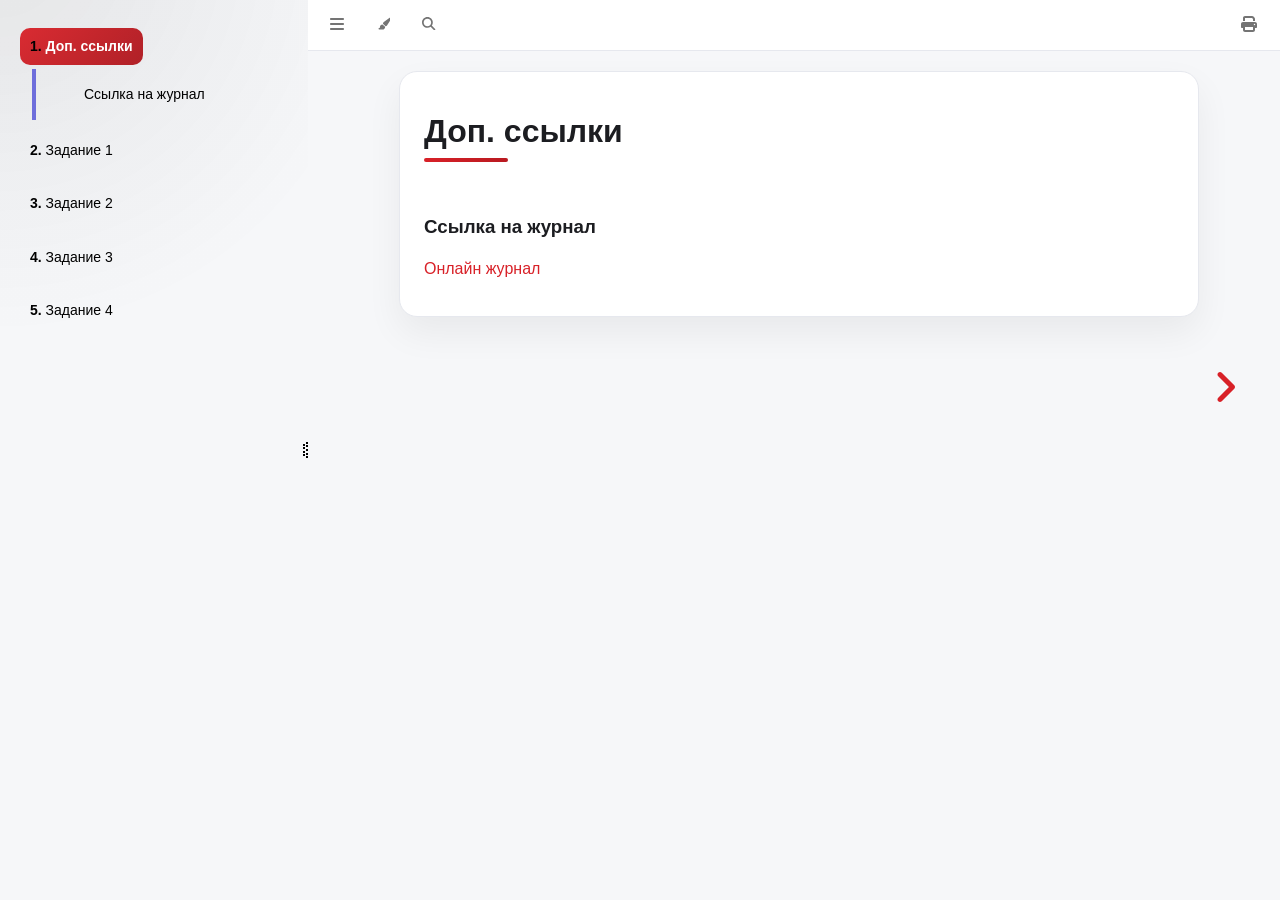
<file: book/index.html>
<!DOCTYPE HTML>
<html lang="en" class="light sidebar-visible" dir="ltr">
    <head>
        <!-- Book generated using mdBook -->
        <meta charset="UTF-8">
        <title>Доп. ссылки</title>


        <!-- Custom HTML head -->

        <meta name="description" content="">
        <meta name="viewport" content="width=device-width, initial-scale=1">
        <meta name="theme-color" content="#ffffff">

        <link rel="icon" href="favicon-de23e50b.svg">
        <link rel="shortcut icon" href="favicon-8114d1fc.png">
        <link rel="stylesheet" href="css/variables-8adf115d.css">
        <link rel="stylesheet" href="css/general-2459343d.css">
        <link rel="stylesheet" href="css/chrome-ae938929.css">
        <link rel="stylesheet" href="css/print-9e4910d8.css" media="print">

        <!-- Fonts -->
        <link rel="stylesheet" href="fonts/fonts-9644e21d.css">

        <!-- Highlight.js Stylesheets -->
        <link rel="stylesheet" id="mdbook-highlight-css" href="highlight-493f70e1.css">
        <link rel="stylesheet" id="mdbook-tomorrow-night-css" href="tomorrow-night-4c0ae647.css">
        <link rel="stylesheet" id="mdbook-ayu-highlight-css" href="ayu-highlight-3fdfc3ac.css">

        <!-- Custom theme stylesheets -->
        <link rel="stylesheet" href="theme/synergy-d7d14b0d.css">


        <!-- Provide site root and default themes to javascript -->
        <script>
            const path_to_root = "";
            const default_light_theme = "light";
            const default_dark_theme = "light";
            window.path_to_searchindex_js = "searchindex-cbb8f4ca.js";
        </script>
        <!-- Start loading toc.js asap -->
        <script src="toc-33ef7303.js"></script>
    </head>
    <body>
    <div id="mdbook-help-container">
        <div id="mdbook-help-popup">
            <h2 class="mdbook-help-title">Keyboard shortcuts</h2>
            <div>
                <p>Press <kbd>←</kbd> or <kbd>→</kbd> to navigate between chapters</p>
                <p>Press <kbd>S</kbd> or <kbd>/</kbd> to search in the book</p>
                <p>Press <kbd>?</kbd> to show this help</p>
                <p>Press <kbd>Esc</kbd> to hide this help</p>
            </div>
        </div>
    </div>
    <div id="mdbook-body-container">
        <!-- Work around some values being stored in localStorage wrapped in quotes -->
        <script>
            try {
                let theme = localStorage.getItem('mdbook-theme');
                let sidebar = localStorage.getItem('mdbook-sidebar');

                if (theme.startsWith('"') && theme.endsWith('"')) {
                    localStorage.setItem('mdbook-theme', theme.slice(1, theme.length - 1));
                }

                if (sidebar.startsWith('"') && sidebar.endsWith('"')) {
                    localStorage.setItem('mdbook-sidebar', sidebar.slice(1, sidebar.length - 1));
                }
            } catch (e) { }
        </script>

        <!-- Set the theme before any content is loaded, prevents flash -->
        <script>
            const default_theme = window.matchMedia("(prefers-color-scheme: dark)").matches ? default_dark_theme : default_light_theme;
            let theme;
            try { theme = localStorage.getItem('mdbook-theme'); } catch(e) { }
            if (theme === null || theme === undefined) { theme = default_theme; }
            const html = document.documentElement;
            html.classList.remove('light')
            html.classList.add(theme);
            html.classList.add("js");
        </script>

        <input type="checkbox" id="mdbook-sidebar-toggle-anchor" class="hidden">

        <!-- Hide / unhide sidebar before it is displayed -->
        <script>
            let sidebar = null;
            const sidebar_toggle = document.getElementById("mdbook-sidebar-toggle-anchor");
            if (document.body.clientWidth >= 1080) {
                try { sidebar = localStorage.getItem('mdbook-sidebar'); } catch(e) { }
                sidebar = sidebar || 'visible';
            } else {
                sidebar = 'hidden';
                sidebar_toggle.checked = false;
            }
            if (sidebar === 'visible') {
                sidebar_toggle.checked = true;
            } else {
                html.classList.remove('sidebar-visible');
            }
        </script>

        <nav id="mdbook-sidebar" class="sidebar" aria-label="Table of contents">
            <!-- populated by js -->
            <mdbook-sidebar-scrollbox class="sidebar-scrollbox"></mdbook-sidebar-scrollbox>
            <noscript>
                <iframe class="sidebar-iframe-outer" src="toc.html"></iframe>
            </noscript>
            <div id="mdbook-sidebar-resize-handle" class="sidebar-resize-handle">
                <div class="sidebar-resize-indicator"></div>
            </div>
        </nav>

        <div id="mdbook-page-wrapper" class="page-wrapper">

            <div class="page">
                <div id="mdbook-menu-bar-hover-placeholder"></div>
                <div id="mdbook-menu-bar" class="menu-bar sticky">
                    <div class="left-buttons">
                        <label id="mdbook-sidebar-toggle" class="icon-button" for="mdbook-sidebar-toggle-anchor" title="Toggle Table of Contents" aria-label="Toggle Table of Contents" aria-controls="mdbook-sidebar">
                            <span class=fa-svg><svg xmlns="http://www.w3.org/2000/svg" viewBox="0 0 448 512"><!--! Font Awesome Free 6.2.0 by @fontawesome - https://fontawesome.com License - https://fontawesome.com/license/free (Icons: CC BY 4.0, Fonts: SIL OFL 1.1, Code: MIT License) Copyright 2022 Fonticons, Inc. --><path d="M0 96C0 78.3 14.3 64 32 64H416c17.7 0 32 14.3 32 32s-14.3 32-32 32H32C14.3 128 0 113.7 0 96zM0 256c0-17.7 14.3-32 32-32H416c17.7 0 32 14.3 32 32s-14.3 32-32 32H32c-17.7 0-32-14.3-32-32zM448 416c0 17.7-14.3 32-32 32H32c-17.7 0-32-14.3-32-32s14.3-32 32-32H416c17.7 0 32 14.3 32 32z"/></svg></span>
                        </label>
                        <button id="mdbook-theme-toggle" class="icon-button" type="button" title="Change theme" aria-label="Change theme" aria-haspopup="true" aria-expanded="false" aria-controls="mdbook-theme-list">
                            <span class=fa-svg><svg xmlns="http://www.w3.org/2000/svg" viewBox="0 0 576 512"><!--! Font Awesome Free 6.2.0 by @fontawesome - https://fontawesome.com License - https://fontawesome.com/license/free (Icons: CC BY 4.0, Fonts: SIL OFL 1.1, Code: MIT License) Copyright 2022 Fonticons, Inc. --><path d="M371.3 367.1c27.3-3.9 51.9-19.4 67.2-42.9L600.2 74.1c12.6-19.5 9.4-45.3-7.6-61.2S549.7-4.4 531.1 9.6L294.4 187.2c-24 18-38.2 46.1-38.4 76.1L371.3 367.1zm-19.6 25.4l-116-104.4C175.9 290.3 128 339.6 128 400c0 3.9 .2 7.8 .6 11.6c1.8 17.5-10.2 36.4-27.8 36.4H96c-17.7 0-32 14.3-32 32s14.3 32 32 32H240c61.9 0 112-50.1 112-112c0-2.5-.1-5-.2-7.5z"/></svg></span>
                        </button>
                        <ul id="mdbook-theme-list" class="theme-popup" aria-label="Themes" role="menu">
                            <li role="none"><button role="menuitem" class="theme" id="mdbook-theme-default_theme">Auto</button></li>
                            <li role="none"><button role="menuitem" class="theme" id="mdbook-theme-light">Light</button></li>
                            <li role="none"><button role="menuitem" class="theme" id="mdbook-theme-rust">Rust</button></li>
                            <li role="none"><button role="menuitem" class="theme" id="mdbook-theme-coal">Coal</button></li>
                            <li role="none"><button role="menuitem" class="theme" id="mdbook-theme-navy">Navy</button></li>
                            <li role="none"><button role="menuitem" class="theme" id="mdbook-theme-ayu">Ayu</button></li>
                        </ul>
                        <button id="mdbook-search-toggle" class="icon-button" type="button" title="Search (`/`)" aria-label="Toggle Searchbar" aria-expanded="false" aria-keyshortcuts="/ s" aria-controls="mdbook-searchbar">
                            <span class=fa-svg><svg xmlns="http://www.w3.org/2000/svg" viewBox="0 0 512 512"><!--! Font Awesome Free 6.2.0 by @fontawesome - https://fontawesome.com License - https://fontawesome.com/license/free (Icons: CC BY 4.0, Fonts: SIL OFL 1.1, Code: MIT License) Copyright 2022 Fonticons, Inc. --><path d="M416 208c0 45.9-14.9 88.3-40 122.7L502.6 457.4c12.5 12.5 12.5 32.8 0 45.3s-32.8 12.5-45.3 0L330.7 376c-34.4 25.2-76.8 40-122.7 40C93.1 416 0 322.9 0 208S93.1 0 208 0S416 93.1 416 208zM208 352c79.5 0 144-64.5 144-144s-64.5-144-144-144S64 128.5 64 208s64.5 144 144 144z"/></svg></span>
                        </button>
                    </div>

                    <h1 class="menu-title"></h1>

                    <div class="right-buttons">
                        <a href="print.html" title="Print this book" aria-label="Print this book">
                            <span class=fa-svg id="print-button"><svg xmlns="http://www.w3.org/2000/svg" viewBox="0 0 512 512"><!--! Font Awesome Free 6.2.0 by @fontawesome - https://fontawesome.com License - https://fontawesome.com/license/free (Icons: CC BY 4.0, Fonts: SIL OFL 1.1, Code: MIT License) Copyright 2022 Fonticons, Inc. --><path d="M128 0C92.7 0 64 28.7 64 64v96h64V64H354.7L384 93.3V160h64V93.3c0-17-6.7-33.3-18.7-45.3L400 18.7C388 6.7 371.7 0 354.7 0H128zM384 352v32 64H128V384 368 352H384zm64 32h32c17.7 0 32-14.3 32-32V256c0-35.3-28.7-64-64-64H64c-35.3 0-64 28.7-64 64v96c0 17.7 14.3 32 32 32H64v64c0 35.3 28.7 64 64 64H384c35.3 0 64-28.7 64-64V384zm-16-88c-13.3 0-24-10.7-24-24s10.7-24 24-24s24 10.7 24 24s-10.7 24-24 24z"/></svg></span>
                        </a>

                    </div>
                </div>

                <div id="mdbook-search-wrapper" class="hidden">
                    <form id="mdbook-searchbar-outer" class="searchbar-outer">
                        <div class="search-wrapper">
                            <input type="search" id="mdbook-searchbar" name="searchbar" placeholder="Search this book ..." aria-controls="mdbook-searchresults-outer" aria-describedby="searchresults-header">
                            <div class="spinner-wrapper">
                                <span class=fa-svg id="fa-spin"><svg xmlns="http://www.w3.org/2000/svg" viewBox="0 0 512 512"><!--! Font Awesome Free 6.2.0 by @fontawesome - https://fontawesome.com License - https://fontawesome.com/license/free (Icons: CC BY 4.0, Fonts: SIL OFL 1.1, Code: MIT License) Copyright 2022 Fonticons, Inc. --><path d="M304 48c0-26.5-21.5-48-48-48s-48 21.5-48 48s21.5 48 48 48s48-21.5 48-48zm0 416c0-26.5-21.5-48-48-48s-48 21.5-48 48s21.5 48 48 48s48-21.5 48-48zM48 304c26.5 0 48-21.5 48-48s-21.5-48-48-48s-48 21.5-48 48s21.5 48 48 48zm464-48c0-26.5-21.5-48-48-48s-48 21.5-48 48s21.5 48 48 48s48-21.5 48-48zM142.9 437c18.7-18.7 18.7-49.1 0-67.9s-49.1-18.7-67.9 0s-18.7 49.1 0 67.9s49.1 18.7 67.9 0zm0-294.2c18.7-18.7 18.7-49.1 0-67.9S93.7 56.2 75 75s-18.7 49.1 0 67.9s49.1 18.7 67.9 0zM369.1 437c18.7 18.7 49.1 18.7 67.9 0s18.7-49.1 0-67.9s-49.1-18.7-67.9 0s-18.7 49.1 0 67.9z"/></svg></span>
                            </div>
                        </div>
                    </form>
                    <div id="mdbook-searchresults-outer" class="searchresults-outer hidden">
                        <div id="mdbook-searchresults-header" class="searchresults-header"></div>
                        <ul id="mdbook-searchresults">
                        </ul>
                    </div>
                </div>

                <!-- Apply ARIA attributes after the sidebar and the sidebar toggle button are added to the DOM -->
                <script>
                    document.getElementById('mdbook-sidebar-toggle').setAttribute('aria-expanded', sidebar === 'visible');
                    document.getElementById('mdbook-sidebar').setAttribute('aria-hidden', sidebar !== 'visible');
                    Array.from(document.querySelectorAll('#mdbook-sidebar a')).forEach(function(link) {
                        link.setAttribute('tabIndex', sidebar === 'visible' ? 0 : -1);
                    });
                </script>

                <div id="mdbook-content" class="content">
                    <main>
                        <h1 id="доп-ссылки"><a class="header" href="#доп-ссылки">Доп. ссылки</a></h1>
<h3 id="ссылка-на-журнал"><a class="header" href="#ссылка-на-журнал">Ссылка на журнал</a></h3>
<p><a href="https://docs.google.com/spreadsheets/d/1aPRM2qhcHnJG9p5KGeY5XMHm637Vf0k8hbpexDTQLk0/edit?usp=sharing">Онлайн журнал</a></p>

                    </main>

                    <nav class="nav-wrapper" aria-label="Page navigation">
                        <!-- Mobile navigation buttons -->

                            <a rel="next prefetch" href="etap_1.html" class="mobile-nav-chapters next" title="Next chapter" aria-label="Next chapter" aria-keyshortcuts="Right">
                                <span class=fa-svg><svg xmlns="http://www.w3.org/2000/svg" viewBox="0 0 320 512"><!--! Font Awesome Free 6.2.0 by @fontawesome - https://fontawesome.com License - https://fontawesome.com/license/free (Icons: CC BY 4.0, Fonts: SIL OFL 1.1, Code: MIT License) Copyright 2022 Fonticons, Inc. --><path d="M278.6 233.4c12.5 12.5 12.5 32.8 0 45.3l-160 160c-12.5 12.5-32.8 12.5-45.3 0s-12.5-32.8 0-45.3L210.7 256 73.4 118.6c-12.5-12.5-12.5-32.8 0-45.3s32.8-12.5 45.3 0l160 160z"/></svg></span>
                            </a>

                        <div style="clear: both"></div>
                    </nav>
                </div>
            </div>

            <nav class="nav-wide-wrapper" aria-label="Page navigation">

                    <a rel="next prefetch" href="etap_1.html" class="nav-chapters next" title="Next chapter" aria-label="Next chapter" aria-keyshortcuts="Right">
                        <span class=fa-svg><svg xmlns="http://www.w3.org/2000/svg" viewBox="0 0 320 512"><!--! Font Awesome Free 6.2.0 by @fontawesome - https://fontawesome.com License - https://fontawesome.com/license/free (Icons: CC BY 4.0, Fonts: SIL OFL 1.1, Code: MIT License) Copyright 2022 Fonticons, Inc. --><path d="M278.6 233.4c12.5 12.5 12.5 32.8 0 45.3l-160 160c-12.5 12.5-32.8 12.5-45.3 0s-12.5-32.8 0-45.3L210.7 256 73.4 118.6c-12.5-12.5-12.5-32.8 0-45.3s32.8-12.5 45.3 0l160 160z"/></svg></span>
                    </a>
            </nav>

        </div>

        <template id=fa-eye><span class=fa-svg><svg xmlns="http://www.w3.org/2000/svg" viewBox="0 0 576 512"><!--! Font Awesome Free 6.2.0 by @fontawesome - https://fontawesome.com License - https://fontawesome.com/license/free (Icons: CC BY 4.0, Fonts: SIL OFL 1.1, Code: MIT License) Copyright 2022 Fonticons, Inc. --><path d="M288 32c-80.8 0-145.5 36.8-192.6 80.6C48.6 156 17.3 208 2.5 243.7c-3.3 7.9-3.3 16.7 0 24.6C17.3 304 48.6 356 95.4 399.4C142.5 443.2 207.2 480 288 480s145.5-36.8 192.6-80.6c46.8-43.5 78.1-95.4 93-131.1c3.3-7.9 3.3-16.7 0-24.6c-14.9-35.7-46.2-87.7-93-131.1C433.5 68.8 368.8 32 288 32zM432 256c0 79.5-64.5 144-144 144s-144-64.5-144-144s64.5-144 144-144s144 64.5 144 144zM288 192c0 35.3-28.7 64-64 64c-11.5 0-22.3-3-31.6-8.4c-.2 2.8-.4 5.5-.4 8.4c0 53 43 96 96 96s96-43 96-96s-43-96-96-96c-2.8 0-5.6 .1-8.4 .4c5.3 9.3 8.4 20.1 8.4 31.6z"/></svg></span></template>
        <template id=fa-eye-slash><span class=fa-svg><svg xmlns="http://www.w3.org/2000/svg" viewBox="0 0 640 512"><!--! Font Awesome Free 6.2.0 by @fontawesome - https://fontawesome.com License - https://fontawesome.com/license/free (Icons: CC BY 4.0, Fonts: SIL OFL 1.1, Code: MIT License) Copyright 2022 Fonticons, Inc. --><path d="M38.8 5.1C28.4-3.1 13.3-1.2 5.1 9.2S-1.2 34.7 9.2 42.9l592 464c10.4 8.2 25.5 6.3 33.7-4.1s6.3-25.5-4.1-33.7L525.6 386.7c39.6-40.6 66.4-86.1 79.9-118.4c3.3-7.9 3.3-16.7 0-24.6c-14.9-35.7-46.2-87.7-93-131.1C465.5 68.8 400.8 32 320 32c-68.2 0-125 26.3-169.3 60.8L38.8 5.1zM223.1 149.5C248.6 126.2 282.7 112 320 112c79.5 0 144 64.5 144 144c0 24.9-6.3 48.3-17.4 68.7L408 294.5c5.2-11.8 8-24.8 8-38.5c0-53-43-96-96-96c-2.8 0-5.6 .1-8.4 .4c5.3 9.3 8.4 20.1 8.4 31.6c0 10.2-2.4 19.8-6.6 28.3l-90.3-70.8zm223.1 298L373 389.9c-16.4 6.5-34.3 10.1-53 10.1c-79.5 0-144-64.5-144-144c0-6.9 .5-13.6 1.4-20.2L83.1 161.5C60.3 191.2 44 220.8 34.5 243.7c-3.3 7.9-3.3 16.7 0 24.6c14.9 35.7 46.2 87.7 93 131.1C174.5 443.2 239.2 480 320 480c47.8 0 89.9-12.9 126.2-32.5z"/></svg></span></template>
        <template id=fa-copy><span class=fa-svg><svg xmlns="http://www.w3.org/2000/svg" viewBox="0 0 512 512"><!--! Font Awesome Free 6.2.0 by @fontawesome - https://fontawesome.com License - https://fontawesome.com/license/free (Icons: CC BY 4.0, Fonts: SIL OFL 1.1, Code: MIT License) Copyright 2022 Fonticons, Inc. --><path d="M502.6 70.63l-61.25-61.25C435.4 3.371 427.2 0 418.7 0H255.1c-35.35 0-64 28.66-64 64l.0195 256C192 355.4 220.7 384 256 384h192c35.2 0 64-28.8 64-64V93.25C512 84.77 508.6 76.63 502.6 70.63zM464 320c0 8.836-7.164 16-16 16H255.1c-8.838 0-16-7.164-16-16L239.1 64.13c0-8.836 7.164-16 16-16h128L384 96c0 17.67 14.33 32 32 32h47.1V320zM272 448c0 8.836-7.164 16-16 16H63.1c-8.838 0-16-7.164-16-16L47.98 192.1c0-8.836 7.164-16 16-16H160V128H63.99c-35.35 0-64 28.65-64 64l.0098 256C.002 483.3 28.66 512 64 512h192c35.2 0 64-28.8 64-64v-32h-47.1L272 448z"/></svg></span></template>
        <template id=fa-play><span class=fa-svg><svg xmlns="http://www.w3.org/2000/svg" viewBox="0 0 384 512"><!--! Font Awesome Free 6.2.0 by @fontawesome - https://fontawesome.com License - https://fontawesome.com/license/free (Icons: CC BY 4.0, Fonts: SIL OFL 1.1, Code: MIT License) Copyright 2022 Fonticons, Inc. --><path d="M73 39c-14.8-9.1-33.4-9.4-48.5-.9S0 62.6 0 80V432c0 17.4 9.4 33.4 24.5 41.9s33.7 8.1 48.5-.9L361 297c14.3-8.7 23-24.2 23-41s-8.7-32.2-23-41L73 39z"/></svg></span></template>
        <template id=fa-clock-rotate-left><span class=fa-svg><svg xmlns="http://www.w3.org/2000/svg" viewBox="0 0 512 512"><!--! Font Awesome Free 6.2.0 by @fontawesome - https://fontawesome.com License - https://fontawesome.com/license/free (Icons: CC BY 4.0, Fonts: SIL OFL 1.1, Code: MIT License) Copyright 2022 Fonticons, Inc. --><path d="M75 75L41 41C25.9 25.9 0 36.6 0 57.9V168c0 13.3 10.7 24 24 24H134.1c21.4 0 32.1-25.9 17-41l-30.8-30.8C155 85.5 203 64 256 64c106 0 192 86 192 192s-86 192-192 192c-40.8 0-78.6-12.7-109.7-34.4c-14.5-10.1-34.4-6.6-44.6 7.9s-6.6 34.4 7.9 44.6C151.2 495 201.7 512 256 512c141.4 0 256-114.6 256-256S397.4 0 256 0C185.3 0 121.3 28.7 75 75zm181 53c-13.3 0-24 10.7-24 24V256c0 6.4 2.5 12.5 7 17l72 72c9.4 9.4 24.6 9.4 33.9 0s9.4-24.6 0-33.9l-65-65V152c0-13.3-10.7-24-24-24z"/></svg></span></template>



        <script>
            window.playground_copyable = true;
        </script>


        <script src="elasticlunr-ef4e11c1.min.js"></script>
        <script src="mark-09e88c2c.min.js"></script>
        <script src="searcher-c2a407aa.js"></script>

        <script src="clipboard-1626706a.min.js"></script>
        <script src="highlight-abc7f01d.js"></script>
        <script src="book-a0b12cfe.js"></script>

        <!-- Custom JS scripts -->



    </div>
    </body>
</html>
</file>
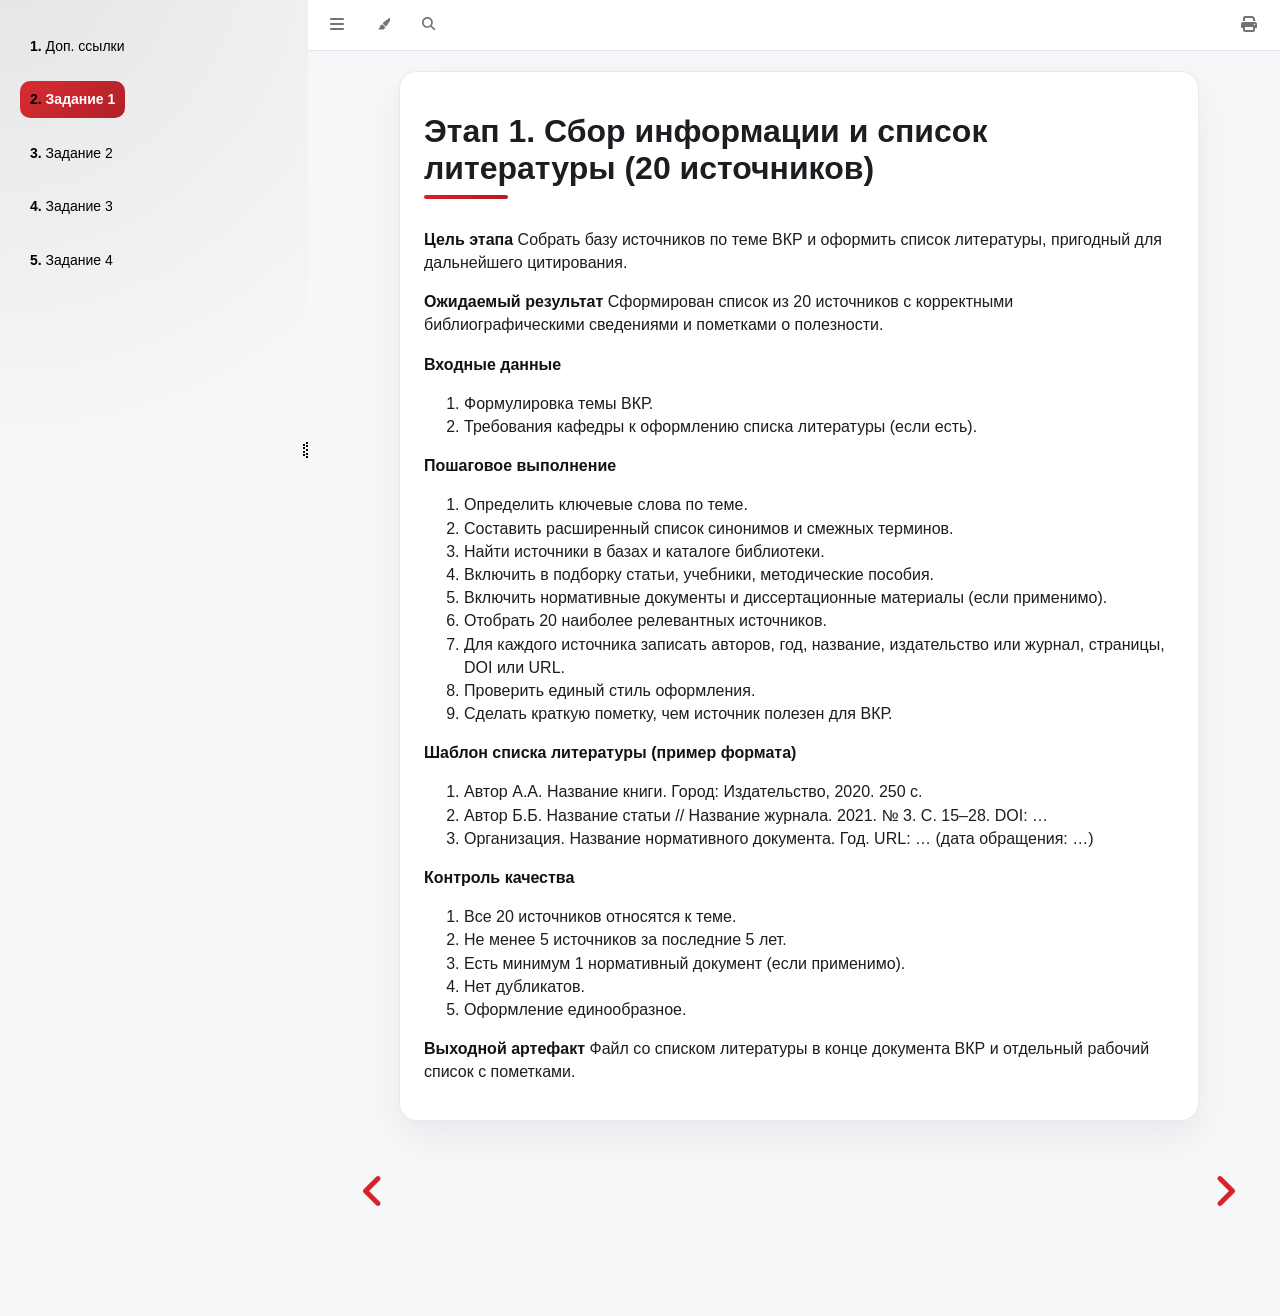
<file: book/etap_1.html>
<!DOCTYPE HTML>
<html lang="en" class="light sidebar-visible" dir="ltr">
    <head>
        <!-- Book generated using mdBook -->
        <meta charset="UTF-8">
        <title>Задание 1</title>


        <!-- Custom HTML head -->

        <meta name="description" content="">
        <meta name="viewport" content="width=device-width, initial-scale=1">
        <meta name="theme-color" content="#ffffff">

        <link rel="icon" href="favicon-de23e50b.svg">
        <link rel="shortcut icon" href="favicon-8114d1fc.png">
        <link rel="stylesheet" href="css/variables-8adf115d.css">
        <link rel="stylesheet" href="css/general-2459343d.css">
        <link rel="stylesheet" href="css/chrome-ae938929.css">
        <link rel="stylesheet" href="css/print-9e4910d8.css" media="print">

        <!-- Fonts -->
        <link rel="stylesheet" href="fonts/fonts-9644e21d.css">

        <!-- Highlight.js Stylesheets -->
        <link rel="stylesheet" id="mdbook-highlight-css" href="highlight-493f70e1.css">
        <link rel="stylesheet" id="mdbook-tomorrow-night-css" href="tomorrow-night-4c0ae647.css">
        <link rel="stylesheet" id="mdbook-ayu-highlight-css" href="ayu-highlight-3fdfc3ac.css">

        <!-- Custom theme stylesheets -->
        <link rel="stylesheet" href="theme/synergy-d7d14b0d.css">


        <!-- Provide site root and default themes to javascript -->
        <script>
            const path_to_root = "";
            const default_light_theme = "light";
            const default_dark_theme = "light";
            window.path_to_searchindex_js = "searchindex-cbb8f4ca.js";
        </script>
        <!-- Start loading toc.js asap -->
        <script src="toc-33ef7303.js"></script>
    </head>
    <body>
    <div id="mdbook-help-container">
        <div id="mdbook-help-popup">
            <h2 class="mdbook-help-title">Keyboard shortcuts</h2>
            <div>
                <p>Press <kbd>←</kbd> or <kbd>→</kbd> to navigate between chapters</p>
                <p>Press <kbd>S</kbd> or <kbd>/</kbd> to search in the book</p>
                <p>Press <kbd>?</kbd> to show this help</p>
                <p>Press <kbd>Esc</kbd> to hide this help</p>
            </div>
        </div>
    </div>
    <div id="mdbook-body-container">
        <!-- Work around some values being stored in localStorage wrapped in quotes -->
        <script>
            try {
                let theme = localStorage.getItem('mdbook-theme');
                let sidebar = localStorage.getItem('mdbook-sidebar');

                if (theme.startsWith('"') && theme.endsWith('"')) {
                    localStorage.setItem('mdbook-theme', theme.slice(1, theme.length - 1));
                }

                if (sidebar.startsWith('"') && sidebar.endsWith('"')) {
                    localStorage.setItem('mdbook-sidebar', sidebar.slice(1, sidebar.length - 1));
                }
            } catch (e) { }
        </script>

        <!-- Set the theme before any content is loaded, prevents flash -->
        <script>
            const default_theme = window.matchMedia("(prefers-color-scheme: dark)").matches ? default_dark_theme : default_light_theme;
            let theme;
            try { theme = localStorage.getItem('mdbook-theme'); } catch(e) { }
            if (theme === null || theme === undefined) { theme = default_theme; }
            const html = document.documentElement;
            html.classList.remove('light')
            html.classList.add(theme);
            html.classList.add("js");
        </script>

        <input type="checkbox" id="mdbook-sidebar-toggle-anchor" class="hidden">

        <!-- Hide / unhide sidebar before it is displayed -->
        <script>
            let sidebar = null;
            const sidebar_toggle = document.getElementById("mdbook-sidebar-toggle-anchor");
            if (document.body.clientWidth >= 1080) {
                try { sidebar = localStorage.getItem('mdbook-sidebar'); } catch(e) { }
                sidebar = sidebar || 'visible';
            } else {
                sidebar = 'hidden';
                sidebar_toggle.checked = false;
            }
            if (sidebar === 'visible') {
                sidebar_toggle.checked = true;
            } else {
                html.classList.remove('sidebar-visible');
            }
        </script>

        <nav id="mdbook-sidebar" class="sidebar" aria-label="Table of contents">
            <!-- populated by js -->
            <mdbook-sidebar-scrollbox class="sidebar-scrollbox"></mdbook-sidebar-scrollbox>
            <noscript>
                <iframe class="sidebar-iframe-outer" src="toc.html"></iframe>
            </noscript>
            <div id="mdbook-sidebar-resize-handle" class="sidebar-resize-handle">
                <div class="sidebar-resize-indicator"></div>
            </div>
        </nav>

        <div id="mdbook-page-wrapper" class="page-wrapper">

            <div class="page">
                <div id="mdbook-menu-bar-hover-placeholder"></div>
                <div id="mdbook-menu-bar" class="menu-bar sticky">
                    <div class="left-buttons">
                        <label id="mdbook-sidebar-toggle" class="icon-button" for="mdbook-sidebar-toggle-anchor" title="Toggle Table of Contents" aria-label="Toggle Table of Contents" aria-controls="mdbook-sidebar">
                            <span class=fa-svg><svg xmlns="http://www.w3.org/2000/svg" viewBox="0 0 448 512"><!--! Font Awesome Free 6.2.0 by @fontawesome - https://fontawesome.com License - https://fontawesome.com/license/free (Icons: CC BY 4.0, Fonts: SIL OFL 1.1, Code: MIT License) Copyright 2022 Fonticons, Inc. --><path d="M0 96C0 78.3 14.3 64 32 64H416c17.7 0 32 14.3 32 32s-14.3 32-32 32H32C14.3 128 0 113.7 0 96zM0 256c0-17.7 14.3-32 32-32H416c17.7 0 32 14.3 32 32s-14.3 32-32 32H32c-17.7 0-32-14.3-32-32zM448 416c0 17.7-14.3 32-32 32H32c-17.7 0-32-14.3-32-32s14.3-32 32-32H416c17.7 0 32 14.3 32 32z"/></svg></span>
                        </label>
                        <button id="mdbook-theme-toggle" class="icon-button" type="button" title="Change theme" aria-label="Change theme" aria-haspopup="true" aria-expanded="false" aria-controls="mdbook-theme-list">
                            <span class=fa-svg><svg xmlns="http://www.w3.org/2000/svg" viewBox="0 0 576 512"><!--! Font Awesome Free 6.2.0 by @fontawesome - https://fontawesome.com License - https://fontawesome.com/license/free (Icons: CC BY 4.0, Fonts: SIL OFL 1.1, Code: MIT License) Copyright 2022 Fonticons, Inc. --><path d="M371.3 367.1c27.3-3.9 51.9-19.4 67.2-42.9L600.2 74.1c12.6-19.5 9.4-45.3-7.6-61.2S549.7-4.4 531.1 9.6L294.4 187.2c-24 18-38.2 46.1-38.4 76.1L371.3 367.1zm-19.6 25.4l-116-104.4C175.9 290.3 128 339.6 128 400c0 3.9 .2 7.8 .6 11.6c1.8 17.5-10.2 36.4-27.8 36.4H96c-17.7 0-32 14.3-32 32s14.3 32 32 32H240c61.9 0 112-50.1 112-112c0-2.5-.1-5-.2-7.5z"/></svg></span>
                        </button>
                        <ul id="mdbook-theme-list" class="theme-popup" aria-label="Themes" role="menu">
                            <li role="none"><button role="menuitem" class="theme" id="mdbook-theme-default_theme">Auto</button></li>
                            <li role="none"><button role="menuitem" class="theme" id="mdbook-theme-light">Light</button></li>
                            <li role="none"><button role="menuitem" class="theme" id="mdbook-theme-rust">Rust</button></li>
                            <li role="none"><button role="menuitem" class="theme" id="mdbook-theme-coal">Coal</button></li>
                            <li role="none"><button role="menuitem" class="theme" id="mdbook-theme-navy">Navy</button></li>
                            <li role="none"><button role="menuitem" class="theme" id="mdbook-theme-ayu">Ayu</button></li>
                        </ul>
                        <button id="mdbook-search-toggle" class="icon-button" type="button" title="Search (`/`)" aria-label="Toggle Searchbar" aria-expanded="false" aria-keyshortcuts="/ s" aria-controls="mdbook-searchbar">
                            <span class=fa-svg><svg xmlns="http://www.w3.org/2000/svg" viewBox="0 0 512 512"><!--! Font Awesome Free 6.2.0 by @fontawesome - https://fontawesome.com License - https://fontawesome.com/license/free (Icons: CC BY 4.0, Fonts: SIL OFL 1.1, Code: MIT License) Copyright 2022 Fonticons, Inc. --><path d="M416 208c0 45.9-14.9 88.3-40 122.7L502.6 457.4c12.5 12.5 12.5 32.8 0 45.3s-32.8 12.5-45.3 0L330.7 376c-34.4 25.2-76.8 40-122.7 40C93.1 416 0 322.9 0 208S93.1 0 208 0S416 93.1 416 208zM208 352c79.5 0 144-64.5 144-144s-64.5-144-144-144S64 128.5 64 208s64.5 144 144 144z"/></svg></span>
                        </button>
                    </div>

                    <h1 class="menu-title"></h1>

                    <div class="right-buttons">
                        <a href="print.html" title="Print this book" aria-label="Print this book">
                            <span class=fa-svg id="print-button"><svg xmlns="http://www.w3.org/2000/svg" viewBox="0 0 512 512"><!--! Font Awesome Free 6.2.0 by @fontawesome - https://fontawesome.com License - https://fontawesome.com/license/free (Icons: CC BY 4.0, Fonts: SIL OFL 1.1, Code: MIT License) Copyright 2022 Fonticons, Inc. --><path d="M128 0C92.7 0 64 28.7 64 64v96h64V64H354.7L384 93.3V160h64V93.3c0-17-6.7-33.3-18.7-45.3L400 18.7C388 6.7 371.7 0 354.7 0H128zM384 352v32 64H128V384 368 352H384zm64 32h32c17.7 0 32-14.3 32-32V256c0-35.3-28.7-64-64-64H64c-35.3 0-64 28.7-64 64v96c0 17.7 14.3 32 32 32H64v64c0 35.3 28.7 64 64 64H384c35.3 0 64-28.7 64-64V384zm-16-88c-13.3 0-24-10.7-24-24s10.7-24 24-24s24 10.7 24 24s-10.7 24-24 24z"/></svg></span>
                        </a>

                    </div>
                </div>

                <div id="mdbook-search-wrapper" class="hidden">
                    <form id="mdbook-searchbar-outer" class="searchbar-outer">
                        <div class="search-wrapper">
                            <input type="search" id="mdbook-searchbar" name="searchbar" placeholder="Search this book ..." aria-controls="mdbook-searchresults-outer" aria-describedby="searchresults-header">
                            <div class="spinner-wrapper">
                                <span class=fa-svg id="fa-spin"><svg xmlns="http://www.w3.org/2000/svg" viewBox="0 0 512 512"><!--! Font Awesome Free 6.2.0 by @fontawesome - https://fontawesome.com License - https://fontawesome.com/license/free (Icons: CC BY 4.0, Fonts: SIL OFL 1.1, Code: MIT License) Copyright 2022 Fonticons, Inc. --><path d="M304 48c0-26.5-21.5-48-48-48s-48 21.5-48 48s21.5 48 48 48s48-21.5 48-48zm0 416c0-26.5-21.5-48-48-48s-48 21.5-48 48s21.5 48 48 48s48-21.5 48-48zM48 304c26.5 0 48-21.5 48-48s-21.5-48-48-48s-48 21.5-48 48s21.5 48 48 48zm464-48c0-26.5-21.5-48-48-48s-48 21.5-48 48s21.5 48 48 48s48-21.5 48-48zM142.9 437c18.7-18.7 18.7-49.1 0-67.9s-49.1-18.7-67.9 0s-18.7 49.1 0 67.9s49.1 18.7 67.9 0zm0-294.2c18.7-18.7 18.7-49.1 0-67.9S93.7 56.2 75 75s-18.7 49.1 0 67.9s49.1 18.7 67.9 0zM369.1 437c18.7 18.7 49.1 18.7 67.9 0s18.7-49.1 0-67.9s-49.1-18.7-67.9 0s-18.7 49.1 0 67.9z"/></svg></span>
                            </div>
                        </div>
                    </form>
                    <div id="mdbook-searchresults-outer" class="searchresults-outer hidden">
                        <div id="mdbook-searchresults-header" class="searchresults-header"></div>
                        <ul id="mdbook-searchresults">
                        </ul>
                    </div>
                </div>

                <!-- Apply ARIA attributes after the sidebar and the sidebar toggle button are added to the DOM -->
                <script>
                    document.getElementById('mdbook-sidebar-toggle').setAttribute('aria-expanded', sidebar === 'visible');
                    document.getElementById('mdbook-sidebar').setAttribute('aria-hidden', sidebar !== 'visible');
                    Array.from(document.querySelectorAll('#mdbook-sidebar a')).forEach(function(link) {
                        link.setAttribute('tabIndex', sidebar === 'visible' ? 0 : -1);
                    });
                </script>

                <div id="mdbook-content" class="content">
                    <main>
                        <h1 id="этап-1-сбор-информации-и-список-литературы-20-источников"><a class="header" href="#этап-1-сбор-информации-и-список-литературы-20-источников">Этап 1. Сбор информации и список литературы (20 источников)</a></h1>
<p><strong>Цель этапа</strong>
Собрать базу источников по теме ВКР и оформить список литературы, пригодный для дальнейшего цитирования.</p>
<p><strong>Ожидаемый результат</strong>
Сформирован список из 20 источников с корректными библиографическими сведениями и пометками о полезности.</p>
<p><strong>Входные данные</strong></p>
<ol>
<li>Формулировка темы ВКР.</li>
<li>Требования кафедры к оформлению списка литературы (если есть).</li>
</ol>
<p><strong>Пошаговое выполнение</strong></p>
<ol>
<li>Определить ключевые слова по теме.</li>
<li>Составить расширенный список синонимов и смежных терминов.</li>
<li>Найти источники в базах и каталоге библиотеки.</li>
<li>Включить в подборку статьи, учебники, методические пособия.</li>
<li>Включить нормативные документы и диссертационные материалы (если применимо).</li>
<li>Отобрать 20 наиболее релевантных источников.</li>
<li>Для каждого источника записать авторов, год, название, издательство или журнал, страницы, DOI или URL.</li>
<li>Проверить единый стиль оформления.</li>
<li>Сделать краткую пометку, чем источник полезен для ВКР.</li>
</ol>
<p><strong>Шаблон списка литературы (пример формата)</strong></p>
<ol>
<li>Автор А.А. Название книги. Город: Издательство, 2020. 250 с.</li>
<li>Автор Б.Б. Название статьи // Название журнала. 2021. № 3. С. 15–28. DOI: …</li>
<li>Организация. Название нормативного документа. Год. URL: … (дата обращения: …)</li>
</ol>
<p><strong>Контроль качества</strong></p>
<ol>
<li>Все 20 источников относятся к теме.</li>
<li>Не менее 5 источников за последние 5 лет.</li>
<li>Есть минимум 1 нормативный документ (если применимо).</li>
<li>Нет дубликатов.</li>
<li>Оформление единообразное.</li>
</ol>
<p><strong>Выходной артефакт</strong>
Файл со списком литературы в конце документа ВКР и отдельный рабочий список с пометками.</p>

                    </main>

                    <nav class="nav-wrapper" aria-label="Page navigation">
                        <!-- Mobile navigation buttons -->
                            <a rel="prev" href="silki.html" class="mobile-nav-chapters previous" title="Previous chapter" aria-label="Previous chapter" aria-keyshortcuts="Left">
                                <span class=fa-svg><svg xmlns="http://www.w3.org/2000/svg" viewBox="0 0 320 512"><!--! Font Awesome Free 6.2.0 by @fontawesome - https://fontawesome.com License - https://fontawesome.com/license/free (Icons: CC BY 4.0, Fonts: SIL OFL 1.1, Code: MIT License) Copyright 2022 Fonticons, Inc. --><path d="M41.4 233.4c-12.5 12.5-12.5 32.8 0 45.3l160 160c12.5 12.5 32.8 12.5 45.3 0s12.5-32.8 0-45.3L109.3 256 246.6 118.6c12.5-12.5 12.5-32.8 0-45.3s-32.8-12.5-45.3 0l-160 160z"/></svg></span>
                            </a>

                            <a rel="next prefetch" href="etap_2.html" class="mobile-nav-chapters next" title="Next chapter" aria-label="Next chapter" aria-keyshortcuts="Right">
                                <span class=fa-svg><svg xmlns="http://www.w3.org/2000/svg" viewBox="0 0 320 512"><!--! Font Awesome Free 6.2.0 by @fontawesome - https://fontawesome.com License - https://fontawesome.com/license/free (Icons: CC BY 4.0, Fonts: SIL OFL 1.1, Code: MIT License) Copyright 2022 Fonticons, Inc. --><path d="M278.6 233.4c12.5 12.5 12.5 32.8 0 45.3l-160 160c-12.5 12.5-32.8 12.5-45.3 0s-12.5-32.8 0-45.3L210.7 256 73.4 118.6c-12.5-12.5-12.5-32.8 0-45.3s32.8-12.5 45.3 0l160 160z"/></svg></span>
                            </a>

                        <div style="clear: both"></div>
                    </nav>
                </div>
            </div>

            <nav class="nav-wide-wrapper" aria-label="Page navigation">
                    <a rel="prev" href="silki.html" class="nav-chapters previous" title="Previous chapter" aria-label="Previous chapter" aria-keyshortcuts="Left">
                        <span class=fa-svg><svg xmlns="http://www.w3.org/2000/svg" viewBox="0 0 320 512"><!--! Font Awesome Free 6.2.0 by @fontawesome - https://fontawesome.com License - https://fontawesome.com/license/free (Icons: CC BY 4.0, Fonts: SIL OFL 1.1, Code: MIT License) Copyright 2022 Fonticons, Inc. --><path d="M41.4 233.4c-12.5 12.5-12.5 32.8 0 45.3l160 160c12.5 12.5 32.8 12.5 45.3 0s12.5-32.8 0-45.3L109.3 256 246.6 118.6c12.5-12.5 12.5-32.8 0-45.3s-32.8-12.5-45.3 0l-160 160z"/></svg></span>
                    </a>

                    <a rel="next prefetch" href="etap_2.html" class="nav-chapters next" title="Next chapter" aria-label="Next chapter" aria-keyshortcuts="Right">
                        <span class=fa-svg><svg xmlns="http://www.w3.org/2000/svg" viewBox="0 0 320 512"><!--! Font Awesome Free 6.2.0 by @fontawesome - https://fontawesome.com License - https://fontawesome.com/license/free (Icons: CC BY 4.0, Fonts: SIL OFL 1.1, Code: MIT License) Copyright 2022 Fonticons, Inc. --><path d="M278.6 233.4c12.5 12.5 12.5 32.8 0 45.3l-160 160c-12.5 12.5-32.8 12.5-45.3 0s-12.5-32.8 0-45.3L210.7 256 73.4 118.6c-12.5-12.5-12.5-32.8 0-45.3s32.8-12.5 45.3 0l160 160z"/></svg></span>
                    </a>
            </nav>

        </div>

        <template id=fa-eye><span class=fa-svg><svg xmlns="http://www.w3.org/2000/svg" viewBox="0 0 576 512"><!--! Font Awesome Free 6.2.0 by @fontawesome - https://fontawesome.com License - https://fontawesome.com/license/free (Icons: CC BY 4.0, Fonts: SIL OFL 1.1, Code: MIT License) Copyright 2022 Fonticons, Inc. --><path d="M288 32c-80.8 0-145.5 36.8-192.6 80.6C48.6 156 17.3 208 2.5 243.7c-3.3 7.9-3.3 16.7 0 24.6C17.3 304 48.6 356 95.4 399.4C142.5 443.2 207.2 480 288 480s145.5-36.8 192.6-80.6c46.8-43.5 78.1-95.4 93-131.1c3.3-7.9 3.3-16.7 0-24.6c-14.9-35.7-46.2-87.7-93-131.1C433.5 68.8 368.8 32 288 32zM432 256c0 79.5-64.5 144-144 144s-144-64.5-144-144s64.5-144 144-144s144 64.5 144 144zM288 192c0 35.3-28.7 64-64 64c-11.5 0-22.3-3-31.6-8.4c-.2 2.8-.4 5.5-.4 8.4c0 53 43 96 96 96s96-43 96-96s-43-96-96-96c-2.8 0-5.6 .1-8.4 .4c5.3 9.3 8.4 20.1 8.4 31.6z"/></svg></span></template>
        <template id=fa-eye-slash><span class=fa-svg><svg xmlns="http://www.w3.org/2000/svg" viewBox="0 0 640 512"><!--! Font Awesome Free 6.2.0 by @fontawesome - https://fontawesome.com License - https://fontawesome.com/license/free (Icons: CC BY 4.0, Fonts: SIL OFL 1.1, Code: MIT License) Copyright 2022 Fonticons, Inc. --><path d="M38.8 5.1C28.4-3.1 13.3-1.2 5.1 9.2S-1.2 34.7 9.2 42.9l592 464c10.4 8.2 25.5 6.3 33.7-4.1s6.3-25.5-4.1-33.7L525.6 386.7c39.6-40.6 66.4-86.1 79.9-118.4c3.3-7.9 3.3-16.7 0-24.6c-14.9-35.7-46.2-87.7-93-131.1C465.5 68.8 400.8 32 320 32c-68.2 0-125 26.3-169.3 60.8L38.8 5.1zM223.1 149.5C248.6 126.2 282.7 112 320 112c79.5 0 144 64.5 144 144c0 24.9-6.3 48.3-17.4 68.7L408 294.5c5.2-11.8 8-24.8 8-38.5c0-53-43-96-96-96c-2.8 0-5.6 .1-8.4 .4c5.3 9.3 8.4 20.1 8.4 31.6c0 10.2-2.4 19.8-6.6 28.3l-90.3-70.8zm223.1 298L373 389.9c-16.4 6.5-34.3 10.1-53 10.1c-79.5 0-144-64.5-144-144c0-6.9 .5-13.6 1.4-20.2L83.1 161.5C60.3 191.2 44 220.8 34.5 243.7c-3.3 7.9-3.3 16.7 0 24.6c14.9 35.7 46.2 87.7 93 131.1C174.5 443.2 239.2 480 320 480c47.8 0 89.9-12.9 126.2-32.5z"/></svg></span></template>
        <template id=fa-copy><span class=fa-svg><svg xmlns="http://www.w3.org/2000/svg" viewBox="0 0 512 512"><!--! Font Awesome Free 6.2.0 by @fontawesome - https://fontawesome.com License - https://fontawesome.com/license/free (Icons: CC BY 4.0, Fonts: SIL OFL 1.1, Code: MIT License) Copyright 2022 Fonticons, Inc. --><path d="M502.6 70.63l-61.25-61.25C435.4 3.371 427.2 0 418.7 0H255.1c-35.35 0-64 28.66-64 64l.0195 256C192 355.4 220.7 384 256 384h192c35.2 0 64-28.8 64-64V93.25C512 84.77 508.6 76.63 502.6 70.63zM464 320c0 8.836-7.164 16-16 16H255.1c-8.838 0-16-7.164-16-16L239.1 64.13c0-8.836 7.164-16 16-16h128L384 96c0 17.67 14.33 32 32 32h47.1V320zM272 448c0 8.836-7.164 16-16 16H63.1c-8.838 0-16-7.164-16-16L47.98 192.1c0-8.836 7.164-16 16-16H160V128H63.99c-35.35 0-64 28.65-64 64l.0098 256C.002 483.3 28.66 512 64 512h192c35.2 0 64-28.8 64-64v-32h-47.1L272 448z"/></svg></span></template>
        <template id=fa-play><span class=fa-svg><svg xmlns="http://www.w3.org/2000/svg" viewBox="0 0 384 512"><!--! Font Awesome Free 6.2.0 by @fontawesome - https://fontawesome.com License - https://fontawesome.com/license/free (Icons: CC BY 4.0, Fonts: SIL OFL 1.1, Code: MIT License) Copyright 2022 Fonticons, Inc. --><path d="M73 39c-14.8-9.1-33.4-9.4-48.5-.9S0 62.6 0 80V432c0 17.4 9.4 33.4 24.5 41.9s33.7 8.1 48.5-.9L361 297c14.3-8.7 23-24.2 23-41s-8.7-32.2-23-41L73 39z"/></svg></span></template>
        <template id=fa-clock-rotate-left><span class=fa-svg><svg xmlns="http://www.w3.org/2000/svg" viewBox="0 0 512 512"><!--! Font Awesome Free 6.2.0 by @fontawesome - https://fontawesome.com License - https://fontawesome.com/license/free (Icons: CC BY 4.0, Fonts: SIL OFL 1.1, Code: MIT License) Copyright 2022 Fonticons, Inc. --><path d="M75 75L41 41C25.9 25.9 0 36.6 0 57.9V168c0 13.3 10.7 24 24 24H134.1c21.4 0 32.1-25.9 17-41l-30.8-30.8C155 85.5 203 64 256 64c106 0 192 86 192 192s-86 192-192 192c-40.8 0-78.6-12.7-109.7-34.4c-14.5-10.1-34.4-6.6-44.6 7.9s-6.6 34.4 7.9 44.6C151.2 495 201.7 512 256 512c141.4 0 256-114.6 256-256S397.4 0 256 0C185.3 0 121.3 28.7 75 75zm181 53c-13.3 0-24 10.7-24 24V256c0 6.4 2.5 12.5 7 17l72 72c9.4 9.4 24.6 9.4 33.9 0s9.4-24.6 0-33.9l-65-65V152c0-13.3-10.7-24-24-24z"/></svg></span></template>



        <script>
            window.playground_copyable = true;
        </script>


        <script src="elasticlunr-ef4e11c1.min.js"></script>
        <script src="mark-09e88c2c.min.js"></script>
        <script src="searcher-c2a407aa.js"></script>

        <script src="clipboard-1626706a.min.js"></script>
        <script src="highlight-abc7f01d.js"></script>
        <script src="book-a0b12cfe.js"></script>

        <!-- Custom JS scripts -->



    </div>
    </body>
</html>
</file>
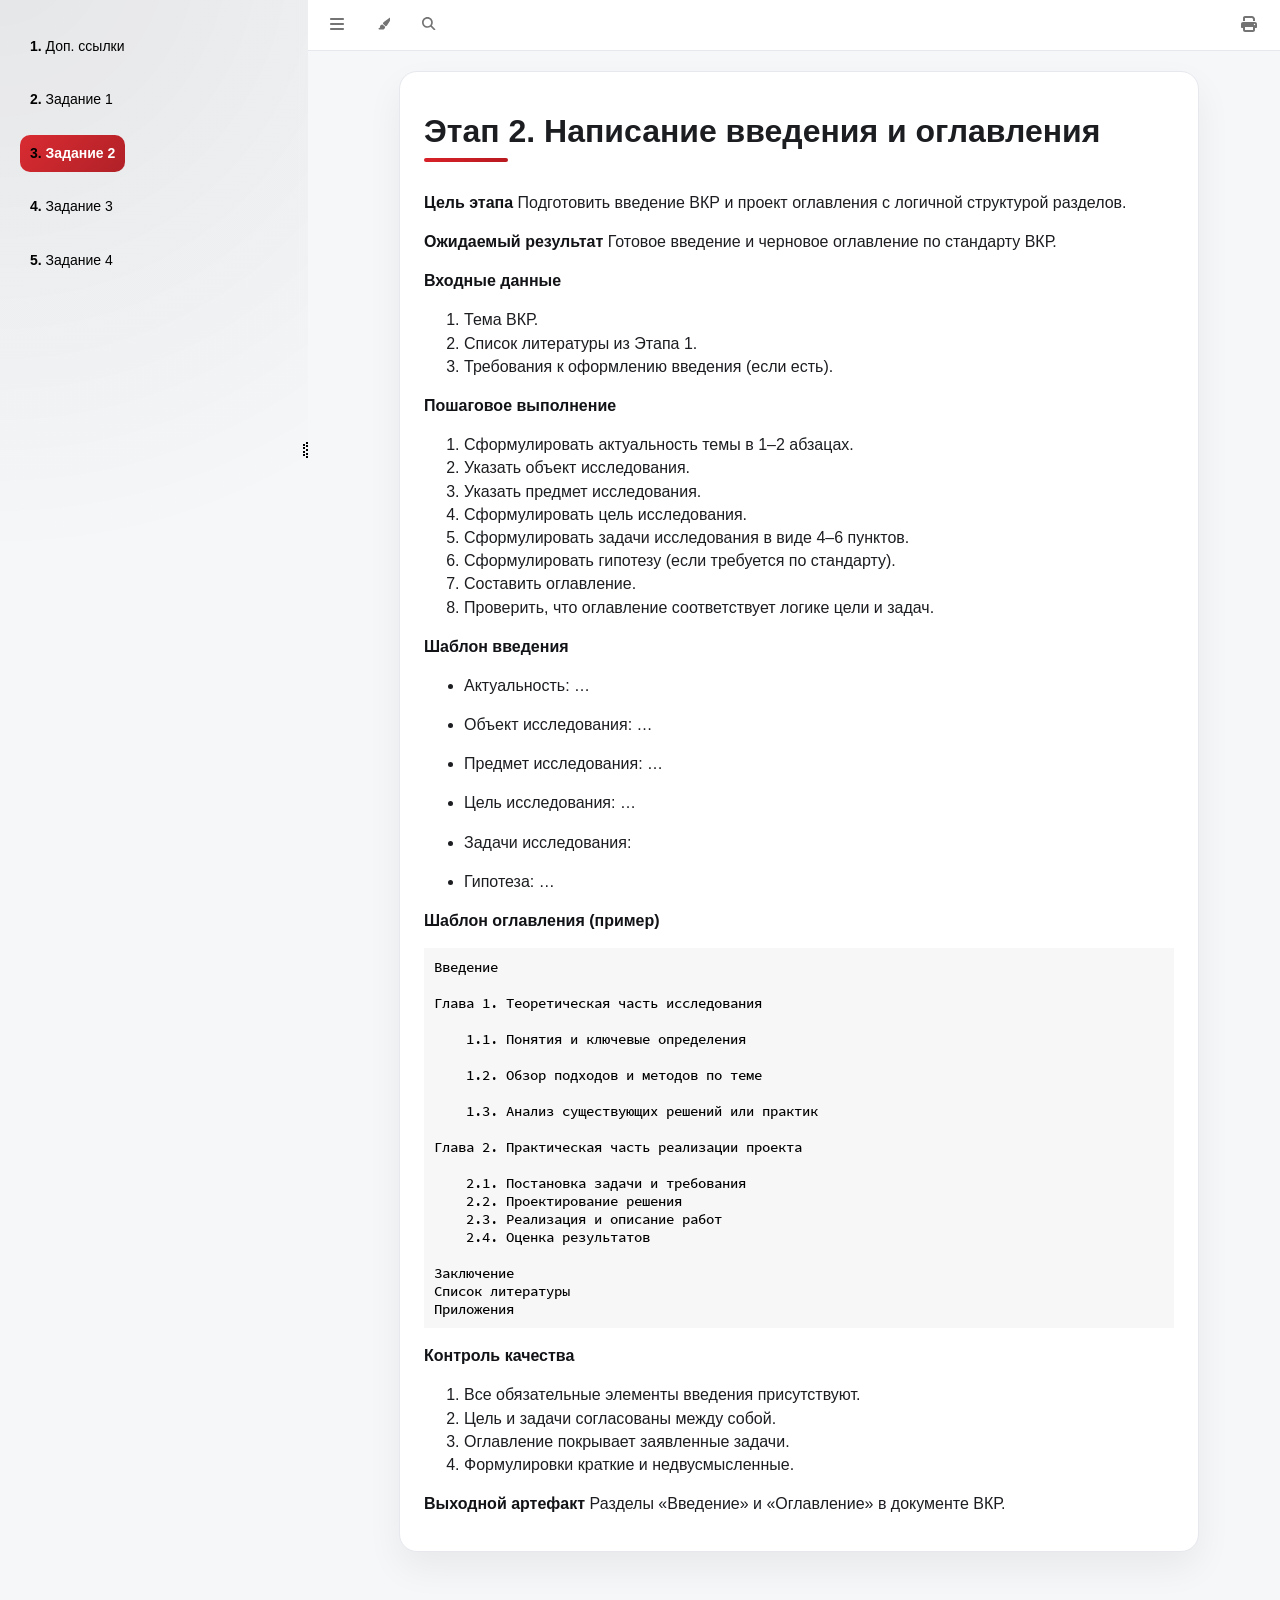
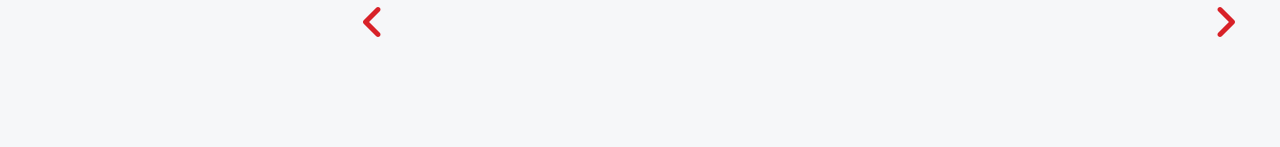
<file: book/etap_2.html>
<!DOCTYPE HTML>
<html lang="en" class="light sidebar-visible" dir="ltr">
    <head>
        <!-- Book generated using mdBook -->
        <meta charset="UTF-8">
        <title>Задание 2</title>


        <!-- Custom HTML head -->

        <meta name="description" content="">
        <meta name="viewport" content="width=device-width, initial-scale=1">
        <meta name="theme-color" content="#ffffff">

        <link rel="icon" href="favicon-de23e50b.svg">
        <link rel="shortcut icon" href="favicon-8114d1fc.png">
        <link rel="stylesheet" href="css/variables-8adf115d.css">
        <link rel="stylesheet" href="css/general-2459343d.css">
        <link rel="stylesheet" href="css/chrome-ae938929.css">
        <link rel="stylesheet" href="css/print-9e4910d8.css" media="print">

        <!-- Fonts -->
        <link rel="stylesheet" href="fonts/fonts-9644e21d.css">

        <!-- Highlight.js Stylesheets -->
        <link rel="stylesheet" id="mdbook-highlight-css" href="highlight-493f70e1.css">
        <link rel="stylesheet" id="mdbook-tomorrow-night-css" href="tomorrow-night-4c0ae647.css">
        <link rel="stylesheet" id="mdbook-ayu-highlight-css" href="ayu-highlight-3fdfc3ac.css">

        <!-- Custom theme stylesheets -->
        <link rel="stylesheet" href="theme/synergy-d7d14b0d.css">


        <!-- Provide site root and default themes to javascript -->
        <script>
            const path_to_root = "";
            const default_light_theme = "light";
            const default_dark_theme = "light";
            window.path_to_searchindex_js = "searchindex-cbb8f4ca.js";
        </script>
        <!-- Start loading toc.js asap -->
        <script src="toc-33ef7303.js"></script>
    </head>
    <body>
    <div id="mdbook-help-container">
        <div id="mdbook-help-popup">
            <h2 class="mdbook-help-title">Keyboard shortcuts</h2>
            <div>
                <p>Press <kbd>←</kbd> or <kbd>→</kbd> to navigate between chapters</p>
                <p>Press <kbd>S</kbd> or <kbd>/</kbd> to search in the book</p>
                <p>Press <kbd>?</kbd> to show this help</p>
                <p>Press <kbd>Esc</kbd> to hide this help</p>
            </div>
        </div>
    </div>
    <div id="mdbook-body-container">
        <!-- Work around some values being stored in localStorage wrapped in quotes -->
        <script>
            try {
                let theme = localStorage.getItem('mdbook-theme');
                let sidebar = localStorage.getItem('mdbook-sidebar');

                if (theme.startsWith('"') && theme.endsWith('"')) {
                    localStorage.setItem('mdbook-theme', theme.slice(1, theme.length - 1));
                }

                if (sidebar.startsWith('"') && sidebar.endsWith('"')) {
                    localStorage.setItem('mdbook-sidebar', sidebar.slice(1, sidebar.length - 1));
                }
            } catch (e) { }
        </script>

        <!-- Set the theme before any content is loaded, prevents flash -->
        <script>
            const default_theme = window.matchMedia("(prefers-color-scheme: dark)").matches ? default_dark_theme : default_light_theme;
            let theme;
            try { theme = localStorage.getItem('mdbook-theme'); } catch(e) { }
            if (theme === null || theme === undefined) { theme = default_theme; }
            const html = document.documentElement;
            html.classList.remove('light')
            html.classList.add(theme);
            html.classList.add("js");
        </script>

        <input type="checkbox" id="mdbook-sidebar-toggle-anchor" class="hidden">

        <!-- Hide / unhide sidebar before it is displayed -->
        <script>
            let sidebar = null;
            const sidebar_toggle = document.getElementById("mdbook-sidebar-toggle-anchor");
            if (document.body.clientWidth >= 1080) {
                try { sidebar = localStorage.getItem('mdbook-sidebar'); } catch(e) { }
                sidebar = sidebar || 'visible';
            } else {
                sidebar = 'hidden';
                sidebar_toggle.checked = false;
            }
            if (sidebar === 'visible') {
                sidebar_toggle.checked = true;
            } else {
                html.classList.remove('sidebar-visible');
            }
        </script>

        <nav id="mdbook-sidebar" class="sidebar" aria-label="Table of contents">
            <!-- populated by js -->
            <mdbook-sidebar-scrollbox class="sidebar-scrollbox"></mdbook-sidebar-scrollbox>
            <noscript>
                <iframe class="sidebar-iframe-outer" src="toc.html"></iframe>
            </noscript>
            <div id="mdbook-sidebar-resize-handle" class="sidebar-resize-handle">
                <div class="sidebar-resize-indicator"></div>
            </div>
        </nav>

        <div id="mdbook-page-wrapper" class="page-wrapper">

            <div class="page">
                <div id="mdbook-menu-bar-hover-placeholder"></div>
                <div id="mdbook-menu-bar" class="menu-bar sticky">
                    <div class="left-buttons">
                        <label id="mdbook-sidebar-toggle" class="icon-button" for="mdbook-sidebar-toggle-anchor" title="Toggle Table of Contents" aria-label="Toggle Table of Contents" aria-controls="mdbook-sidebar">
                            <span class=fa-svg><svg xmlns="http://www.w3.org/2000/svg" viewBox="0 0 448 512"><!--! Font Awesome Free 6.2.0 by @fontawesome - https://fontawesome.com License - https://fontawesome.com/license/free (Icons: CC BY 4.0, Fonts: SIL OFL 1.1, Code: MIT License) Copyright 2022 Fonticons, Inc. --><path d="M0 96C0 78.3 14.3 64 32 64H416c17.7 0 32 14.3 32 32s-14.3 32-32 32H32C14.3 128 0 113.7 0 96zM0 256c0-17.7 14.3-32 32-32H416c17.7 0 32 14.3 32 32s-14.3 32-32 32H32c-17.7 0-32-14.3-32-32zM448 416c0 17.7-14.3 32-32 32H32c-17.7 0-32-14.3-32-32s14.3-32 32-32H416c17.7 0 32 14.3 32 32z"/></svg></span>
                        </label>
                        <button id="mdbook-theme-toggle" class="icon-button" type="button" title="Change theme" aria-label="Change theme" aria-haspopup="true" aria-expanded="false" aria-controls="mdbook-theme-list">
                            <span class=fa-svg><svg xmlns="http://www.w3.org/2000/svg" viewBox="0 0 576 512"><!--! Font Awesome Free 6.2.0 by @fontawesome - https://fontawesome.com License - https://fontawesome.com/license/free (Icons: CC BY 4.0, Fonts: SIL OFL 1.1, Code: MIT License) Copyright 2022 Fonticons, Inc. --><path d="M371.3 367.1c27.3-3.9 51.9-19.4 67.2-42.9L600.2 74.1c12.6-19.5 9.4-45.3-7.6-61.2S549.7-4.4 531.1 9.6L294.4 187.2c-24 18-38.2 46.1-38.4 76.1L371.3 367.1zm-19.6 25.4l-116-104.4C175.9 290.3 128 339.6 128 400c0 3.9 .2 7.8 .6 11.6c1.8 17.5-10.2 36.4-27.8 36.4H96c-17.7 0-32 14.3-32 32s14.3 32 32 32H240c61.9 0 112-50.1 112-112c0-2.5-.1-5-.2-7.5z"/></svg></span>
                        </button>
                        <ul id="mdbook-theme-list" class="theme-popup" aria-label="Themes" role="menu">
                            <li role="none"><button role="menuitem" class="theme" id="mdbook-theme-default_theme">Auto</button></li>
                            <li role="none"><button role="menuitem" class="theme" id="mdbook-theme-light">Light</button></li>
                            <li role="none"><button role="menuitem" class="theme" id="mdbook-theme-rust">Rust</button></li>
                            <li role="none"><button role="menuitem" class="theme" id="mdbook-theme-coal">Coal</button></li>
                            <li role="none"><button role="menuitem" class="theme" id="mdbook-theme-navy">Navy</button></li>
                            <li role="none"><button role="menuitem" class="theme" id="mdbook-theme-ayu">Ayu</button></li>
                        </ul>
                        <button id="mdbook-search-toggle" class="icon-button" type="button" title="Search (`/`)" aria-label="Toggle Searchbar" aria-expanded="false" aria-keyshortcuts="/ s" aria-controls="mdbook-searchbar">
                            <span class=fa-svg><svg xmlns="http://www.w3.org/2000/svg" viewBox="0 0 512 512"><!--! Font Awesome Free 6.2.0 by @fontawesome - https://fontawesome.com License - https://fontawesome.com/license/free (Icons: CC BY 4.0, Fonts: SIL OFL 1.1, Code: MIT License) Copyright 2022 Fonticons, Inc. --><path d="M416 208c0 45.9-14.9 88.3-40 122.7L502.6 457.4c12.5 12.5 12.5 32.8 0 45.3s-32.8 12.5-45.3 0L330.7 376c-34.4 25.2-76.8 40-122.7 40C93.1 416 0 322.9 0 208S93.1 0 208 0S416 93.1 416 208zM208 352c79.5 0 144-64.5 144-144s-64.5-144-144-144S64 128.5 64 208s64.5 144 144 144z"/></svg></span>
                        </button>
                    </div>

                    <h1 class="menu-title"></h1>

                    <div class="right-buttons">
                        <a href="print.html" title="Print this book" aria-label="Print this book">
                            <span class=fa-svg id="print-button"><svg xmlns="http://www.w3.org/2000/svg" viewBox="0 0 512 512"><!--! Font Awesome Free 6.2.0 by @fontawesome - https://fontawesome.com License - https://fontawesome.com/license/free (Icons: CC BY 4.0, Fonts: SIL OFL 1.1, Code: MIT License) Copyright 2022 Fonticons, Inc. --><path d="M128 0C92.7 0 64 28.7 64 64v96h64V64H354.7L384 93.3V160h64V93.3c0-17-6.7-33.3-18.7-45.3L400 18.7C388 6.7 371.7 0 354.7 0H128zM384 352v32 64H128V384 368 352H384zm64 32h32c17.7 0 32-14.3 32-32V256c0-35.3-28.7-64-64-64H64c-35.3 0-64 28.7-64 64v96c0 17.7 14.3 32 32 32H64v64c0 35.3 28.7 64 64 64H384c35.3 0 64-28.7 64-64V384zm-16-88c-13.3 0-24-10.7-24-24s10.7-24 24-24s24 10.7 24 24s-10.7 24-24 24z"/></svg></span>
                        </a>

                    </div>
                </div>

                <div id="mdbook-search-wrapper" class="hidden">
                    <form id="mdbook-searchbar-outer" class="searchbar-outer">
                        <div class="search-wrapper">
                            <input type="search" id="mdbook-searchbar" name="searchbar" placeholder="Search this book ..." aria-controls="mdbook-searchresults-outer" aria-describedby="searchresults-header">
                            <div class="spinner-wrapper">
                                <span class=fa-svg id="fa-spin"><svg xmlns="http://www.w3.org/2000/svg" viewBox="0 0 512 512"><!--! Font Awesome Free 6.2.0 by @fontawesome - https://fontawesome.com License - https://fontawesome.com/license/free (Icons: CC BY 4.0, Fonts: SIL OFL 1.1, Code: MIT License) Copyright 2022 Fonticons, Inc. --><path d="M304 48c0-26.5-21.5-48-48-48s-48 21.5-48 48s21.5 48 48 48s48-21.5 48-48zm0 416c0-26.5-21.5-48-48-48s-48 21.5-48 48s21.5 48 48 48s48-21.5 48-48zM48 304c26.5 0 48-21.5 48-48s-21.5-48-48-48s-48 21.5-48 48s21.5 48 48 48zm464-48c0-26.5-21.5-48-48-48s-48 21.5-48 48s21.5 48 48 48s48-21.5 48-48zM142.9 437c18.7-18.7 18.7-49.1 0-67.9s-49.1-18.7-67.9 0s-18.7 49.1 0 67.9s49.1 18.7 67.9 0zm0-294.2c18.7-18.7 18.7-49.1 0-67.9S93.7 56.2 75 75s-18.7 49.1 0 67.9s49.1 18.7 67.9 0zM369.1 437c18.7 18.7 49.1 18.7 67.9 0s18.7-49.1 0-67.9s-49.1-18.7-67.9 0s-18.7 49.1 0 67.9z"/></svg></span>
                            </div>
                        </div>
                    </form>
                    <div id="mdbook-searchresults-outer" class="searchresults-outer hidden">
                        <div id="mdbook-searchresults-header" class="searchresults-header"></div>
                        <ul id="mdbook-searchresults">
                        </ul>
                    </div>
                </div>

                <!-- Apply ARIA attributes after the sidebar and the sidebar toggle button are added to the DOM -->
                <script>
                    document.getElementById('mdbook-sidebar-toggle').setAttribute('aria-expanded', sidebar === 'visible');
                    document.getElementById('mdbook-sidebar').setAttribute('aria-hidden', sidebar !== 'visible');
                    Array.from(document.querySelectorAll('#mdbook-sidebar a')).forEach(function(link) {
                        link.setAttribute('tabIndex', sidebar === 'visible' ? 0 : -1);
                    });
                </script>

                <div id="mdbook-content" class="content">
                    <main>
                        <h1 id="этап-2-написание-введения-и-оглавления"><a class="header" href="#этап-2-написание-введения-и-оглавления">Этап 2. Написание введения и оглавления</a></h1>
<p><strong>Цель этапа</strong>
Подготовить введение ВКР и проект оглавления с логичной структурой разделов.</p>
<p><strong>Ожидаемый результат</strong>
Готовое введение и черновое оглавление по стандарту ВКР.</p>
<p><strong>Входные данные</strong></p>
<ol>
<li>Тема ВКР.</li>
<li>Список литературы из Этапа 1.</li>
<li>Требования к оформлению введения (если есть).</li>
</ol>
<p><strong>Пошаговое выполнение</strong></p>
<ol>
<li>Сформулировать актуальность темы в 1–2 абзацах.</li>
<li>Указать объект исследования.</li>
<li>Указать предмет исследования.</li>
<li>Сформулировать цель исследования.</li>
<li>Сформулировать задачи исследования в виде 4–6 пунктов.</li>
<li>Сформулировать гипотезу (если требуется по стандарту).</li>
<li>Составить оглавление.</li>
<li>Проверить, что оглавление соответствует логике цели и задач.</li>
</ol>
<p><strong>Шаблон введения</strong></p>
<ul>
<li>
<p>Актуальность: …</p>
</li>
<li>
<p>Объект исследования: …</p>
</li>
<li>
<p>Предмет исследования: …</p>
</li>
<li>
<p>Цель исследования: …</p>
</li>
<li>
<p>Задачи исследования:</p>
</li>
<li>
<p>Гипотеза: …</p>
</li>
</ul>
<p><strong>Шаблон оглавления (пример)</strong></p>
<pre><code>Введение

Глава 1. Теоретическая часть исследования

    1.1. Понятия и ключевые определения
    
    1.2. Обзор подходов и методов по теме
    
    1.3. Анализ существующих решений или практик

Глава 2. Практическая часть реализации проекта

    2.1. Постановка задачи и требования
    2.2. Проектирование решения
    2.3. Реализация и описание работ
    2.4. Оценка результатов

Заключение
Список литературы
Приложения
</code></pre>
<p><strong>Контроль качества</strong></p>
<ol>
<li>Все обязательные элементы введения присутствуют.</li>
<li>Цель и задачи согласованы между собой.</li>
<li>Оглавление покрывает заявленные задачи.</li>
<li>Формулировки краткие и недвусмысленные.</li>
</ol>
<p><strong>Выходной артефакт</strong>
Разделы «Введение» и «Оглавление» в документе ВКР.</p>

                    </main>

                    <nav class="nav-wrapper" aria-label="Page navigation">
                        <!-- Mobile navigation buttons -->
                            <a rel="prev" href="etap_1.html" class="mobile-nav-chapters previous" title="Previous chapter" aria-label="Previous chapter" aria-keyshortcuts="Left">
                                <span class=fa-svg><svg xmlns="http://www.w3.org/2000/svg" viewBox="0 0 320 512"><!--! Font Awesome Free 6.2.0 by @fontawesome - https://fontawesome.com License - https://fontawesome.com/license/free (Icons: CC BY 4.0, Fonts: SIL OFL 1.1, Code: MIT License) Copyright 2022 Fonticons, Inc. --><path d="M41.4 233.4c-12.5 12.5-12.5 32.8 0 45.3l160 160c12.5 12.5 32.8 12.5 45.3 0s12.5-32.8 0-45.3L109.3 256 246.6 118.6c12.5-12.5 12.5-32.8 0-45.3s-32.8-12.5-45.3 0l-160 160z"/></svg></span>
                            </a>

                            <a rel="next prefetch" href="etap_3.html" class="mobile-nav-chapters next" title="Next chapter" aria-label="Next chapter" aria-keyshortcuts="Right">
                                <span class=fa-svg><svg xmlns="http://www.w3.org/2000/svg" viewBox="0 0 320 512"><!--! Font Awesome Free 6.2.0 by @fontawesome - https://fontawesome.com License - https://fontawesome.com/license/free (Icons: CC BY 4.0, Fonts: SIL OFL 1.1, Code: MIT License) Copyright 2022 Fonticons, Inc. --><path d="M278.6 233.4c12.5 12.5 12.5 32.8 0 45.3l-160 160c-12.5 12.5-32.8 12.5-45.3 0s-12.5-32.8 0-45.3L210.7 256 73.4 118.6c-12.5-12.5-12.5-32.8 0-45.3s32.8-12.5 45.3 0l160 160z"/></svg></span>
                            </a>

                        <div style="clear: both"></div>
                    </nav>
                </div>
            </div>

            <nav class="nav-wide-wrapper" aria-label="Page navigation">
                    <a rel="prev" href="etap_1.html" class="nav-chapters previous" title="Previous chapter" aria-label="Previous chapter" aria-keyshortcuts="Left">
                        <span class=fa-svg><svg xmlns="http://www.w3.org/2000/svg" viewBox="0 0 320 512"><!--! Font Awesome Free 6.2.0 by @fontawesome - https://fontawesome.com License - https://fontawesome.com/license/free (Icons: CC BY 4.0, Fonts: SIL OFL 1.1, Code: MIT License) Copyright 2022 Fonticons, Inc. --><path d="M41.4 233.4c-12.5 12.5-12.5 32.8 0 45.3l160 160c12.5 12.5 32.8 12.5 45.3 0s12.5-32.8 0-45.3L109.3 256 246.6 118.6c12.5-12.5 12.5-32.8 0-45.3s-32.8-12.5-45.3 0l-160 160z"/></svg></span>
                    </a>

                    <a rel="next prefetch" href="etap_3.html" class="nav-chapters next" title="Next chapter" aria-label="Next chapter" aria-keyshortcuts="Right">
                        <span class=fa-svg><svg xmlns="http://www.w3.org/2000/svg" viewBox="0 0 320 512"><!--! Font Awesome Free 6.2.0 by @fontawesome - https://fontawesome.com License - https://fontawesome.com/license/free (Icons: CC BY 4.0, Fonts: SIL OFL 1.1, Code: MIT License) Copyright 2022 Fonticons, Inc. --><path d="M278.6 233.4c12.5 12.5 12.5 32.8 0 45.3l-160 160c-12.5 12.5-32.8 12.5-45.3 0s-12.5-32.8 0-45.3L210.7 256 73.4 118.6c-12.5-12.5-12.5-32.8 0-45.3s32.8-12.5 45.3 0l160 160z"/></svg></span>
                    </a>
            </nav>

        </div>

        <template id=fa-eye><span class=fa-svg><svg xmlns="http://www.w3.org/2000/svg" viewBox="0 0 576 512"><!--! Font Awesome Free 6.2.0 by @fontawesome - https://fontawesome.com License - https://fontawesome.com/license/free (Icons: CC BY 4.0, Fonts: SIL OFL 1.1, Code: MIT License) Copyright 2022 Fonticons, Inc. --><path d="M288 32c-80.8 0-145.5 36.8-192.6 80.6C48.6 156 17.3 208 2.5 243.7c-3.3 7.9-3.3 16.7 0 24.6C17.3 304 48.6 356 95.4 399.4C142.5 443.2 207.2 480 288 480s145.5-36.8 192.6-80.6c46.8-43.5 78.1-95.4 93-131.1c3.3-7.9 3.3-16.7 0-24.6c-14.9-35.7-46.2-87.7-93-131.1C433.5 68.8 368.8 32 288 32zM432 256c0 79.5-64.5 144-144 144s-144-64.5-144-144s64.5-144 144-144s144 64.5 144 144zM288 192c0 35.3-28.7 64-64 64c-11.5 0-22.3-3-31.6-8.4c-.2 2.8-.4 5.5-.4 8.4c0 53 43 96 96 96s96-43 96-96s-43-96-96-96c-2.8 0-5.6 .1-8.4 .4c5.3 9.3 8.4 20.1 8.4 31.6z"/></svg></span></template>
        <template id=fa-eye-slash><span class=fa-svg><svg xmlns="http://www.w3.org/2000/svg" viewBox="0 0 640 512"><!--! Font Awesome Free 6.2.0 by @fontawesome - https://fontawesome.com License - https://fontawesome.com/license/free (Icons: CC BY 4.0, Fonts: SIL OFL 1.1, Code: MIT License) Copyright 2022 Fonticons, Inc. --><path d="M38.8 5.1C28.4-3.1 13.3-1.2 5.1 9.2S-1.2 34.7 9.2 42.9l592 464c10.4 8.2 25.5 6.3 33.7-4.1s6.3-25.5-4.1-33.7L525.6 386.7c39.6-40.6 66.4-86.1 79.9-118.4c3.3-7.9 3.3-16.7 0-24.6c-14.9-35.7-46.2-87.7-93-131.1C465.5 68.8 400.8 32 320 32c-68.2 0-125 26.3-169.3 60.8L38.8 5.1zM223.1 149.5C248.6 126.2 282.7 112 320 112c79.5 0 144 64.5 144 144c0 24.9-6.3 48.3-17.4 68.7L408 294.5c5.2-11.8 8-24.8 8-38.5c0-53-43-96-96-96c-2.8 0-5.6 .1-8.4 .4c5.3 9.3 8.4 20.1 8.4 31.6c0 10.2-2.4 19.8-6.6 28.3l-90.3-70.8zm223.1 298L373 389.9c-16.4 6.5-34.3 10.1-53 10.1c-79.5 0-144-64.5-144-144c0-6.9 .5-13.6 1.4-20.2L83.1 161.5C60.3 191.2 44 220.8 34.5 243.7c-3.3 7.9-3.3 16.7 0 24.6c14.9 35.7 46.2 87.7 93 131.1C174.5 443.2 239.2 480 320 480c47.8 0 89.9-12.9 126.2-32.5z"/></svg></span></template>
        <template id=fa-copy><span class=fa-svg><svg xmlns="http://www.w3.org/2000/svg" viewBox="0 0 512 512"><!--! Font Awesome Free 6.2.0 by @fontawesome - https://fontawesome.com License - https://fontawesome.com/license/free (Icons: CC BY 4.0, Fonts: SIL OFL 1.1, Code: MIT License) Copyright 2022 Fonticons, Inc. --><path d="M502.6 70.63l-61.25-61.25C435.4 3.371 427.2 0 418.7 0H255.1c-35.35 0-64 28.66-64 64l.0195 256C192 355.4 220.7 384 256 384h192c35.2 0 64-28.8 64-64V93.25C512 84.77 508.6 76.63 502.6 70.63zM464 320c0 8.836-7.164 16-16 16H255.1c-8.838 0-16-7.164-16-16L239.1 64.13c0-8.836 7.164-16 16-16h128L384 96c0 17.67 14.33 32 32 32h47.1V320zM272 448c0 8.836-7.164 16-16 16H63.1c-8.838 0-16-7.164-16-16L47.98 192.1c0-8.836 7.164-16 16-16H160V128H63.99c-35.35 0-64 28.65-64 64l.0098 256C.002 483.3 28.66 512 64 512h192c35.2 0 64-28.8 64-64v-32h-47.1L272 448z"/></svg></span></template>
        <template id=fa-play><span class=fa-svg><svg xmlns="http://www.w3.org/2000/svg" viewBox="0 0 384 512"><!--! Font Awesome Free 6.2.0 by @fontawesome - https://fontawesome.com License - https://fontawesome.com/license/free (Icons: CC BY 4.0, Fonts: SIL OFL 1.1, Code: MIT License) Copyright 2022 Fonticons, Inc. --><path d="M73 39c-14.8-9.1-33.4-9.4-48.5-.9S0 62.6 0 80V432c0 17.4 9.4 33.4 24.5 41.9s33.7 8.1 48.5-.9L361 297c14.3-8.7 23-24.2 23-41s-8.7-32.2-23-41L73 39z"/></svg></span></template>
        <template id=fa-clock-rotate-left><span class=fa-svg><svg xmlns="http://www.w3.org/2000/svg" viewBox="0 0 512 512"><!--! Font Awesome Free 6.2.0 by @fontawesome - https://fontawesome.com License - https://fontawesome.com/license/free (Icons: CC BY 4.0, Fonts: SIL OFL 1.1, Code: MIT License) Copyright 2022 Fonticons, Inc. --><path d="M75 75L41 41C25.9 25.9 0 36.6 0 57.9V168c0 13.3 10.7 24 24 24H134.1c21.4 0 32.1-25.9 17-41l-30.8-30.8C155 85.5 203 64 256 64c106 0 192 86 192 192s-86 192-192 192c-40.8 0-78.6-12.7-109.7-34.4c-14.5-10.1-34.4-6.6-44.6 7.9s-6.6 34.4 7.9 44.6C151.2 495 201.7 512 256 512c141.4 0 256-114.6 256-256S397.4 0 256 0C185.3 0 121.3 28.7 75 75zm181 53c-13.3 0-24 10.7-24 24V256c0 6.4 2.5 12.5 7 17l72 72c9.4 9.4 24.6 9.4 33.9 0s9.4-24.6 0-33.9l-65-65V152c0-13.3-10.7-24-24-24z"/></svg></span></template>



        <script>
            window.playground_copyable = true;
        </script>


        <script src="elasticlunr-ef4e11c1.min.js"></script>
        <script src="mark-09e88c2c.min.js"></script>
        <script src="searcher-c2a407aa.js"></script>

        <script src="clipboard-1626706a.min.js"></script>
        <script src="highlight-abc7f01d.js"></script>
        <script src="book-a0b12cfe.js"></script>

        <!-- Custom JS scripts -->



    </div>
    </body>
</html>
</file>
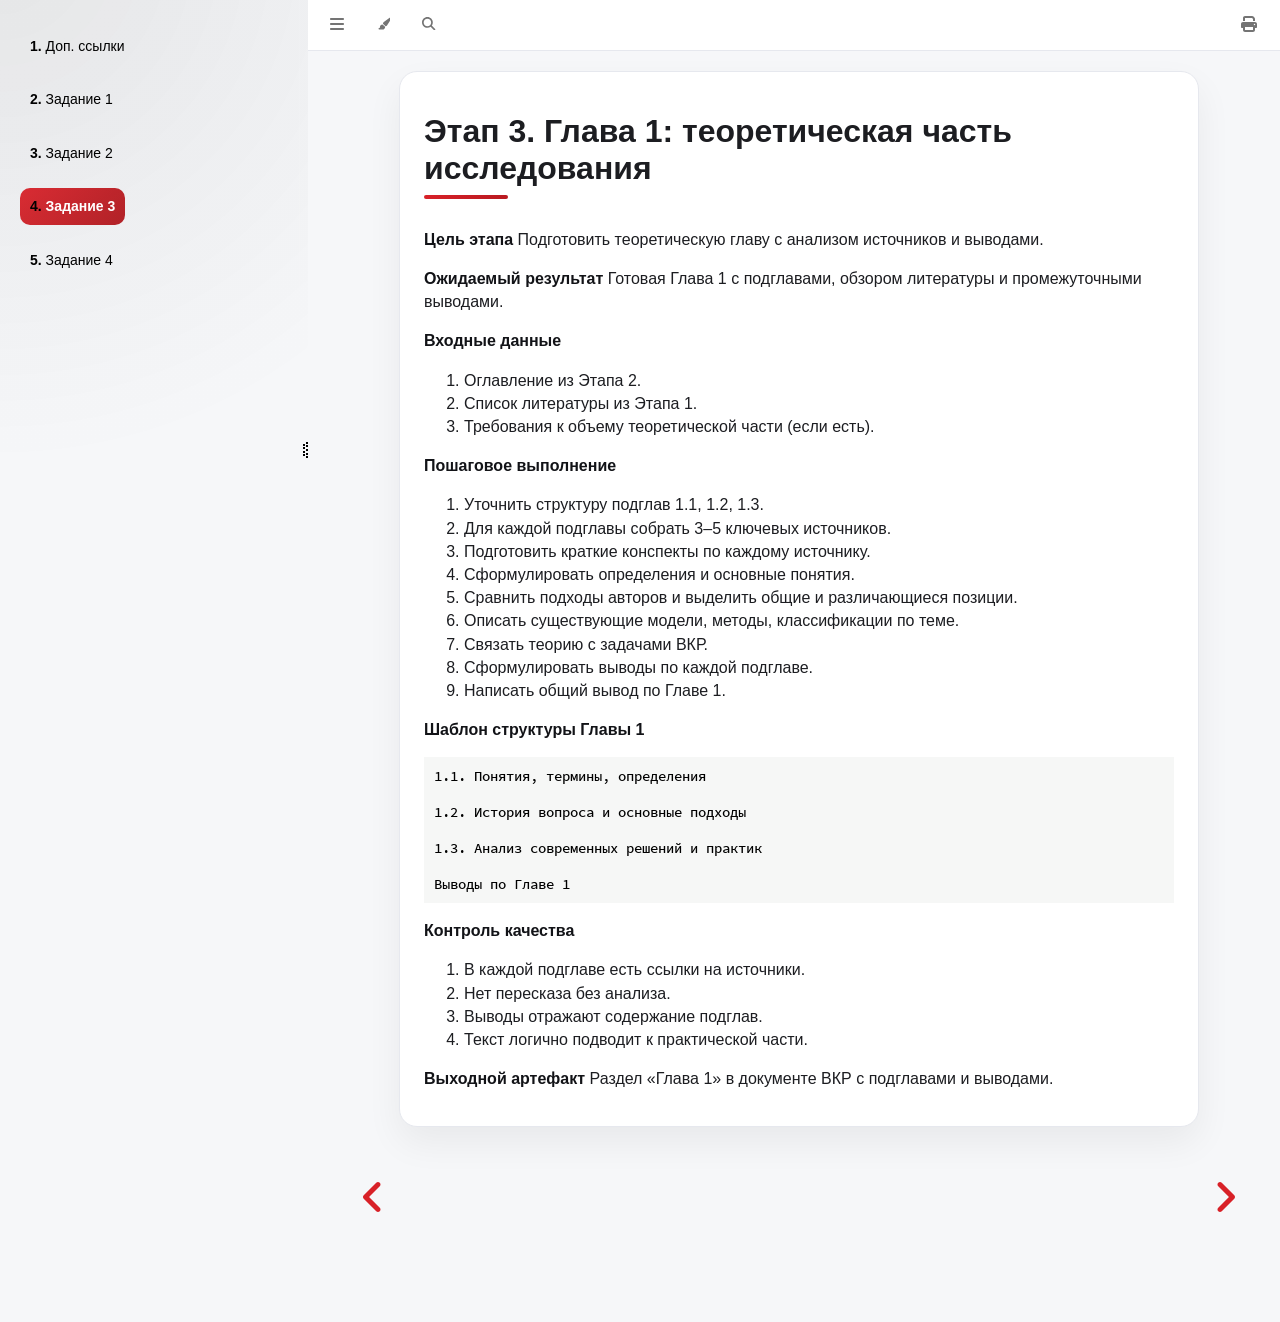
<file: book/etap_3.html>
<!DOCTYPE HTML>
<html lang="en" class="light sidebar-visible" dir="ltr">
    <head>
        <!-- Book generated using mdBook -->
        <meta charset="UTF-8">
        <title>Задание 3</title>


        <!-- Custom HTML head -->

        <meta name="description" content="">
        <meta name="viewport" content="width=device-width, initial-scale=1">
        <meta name="theme-color" content="#ffffff">

        <link rel="icon" href="favicon-de23e50b.svg">
        <link rel="shortcut icon" href="favicon-8114d1fc.png">
        <link rel="stylesheet" href="css/variables-8adf115d.css">
        <link rel="stylesheet" href="css/general-2459343d.css">
        <link rel="stylesheet" href="css/chrome-ae938929.css">
        <link rel="stylesheet" href="css/print-9e4910d8.css" media="print">

        <!-- Fonts -->
        <link rel="stylesheet" href="fonts/fonts-9644e21d.css">

        <!-- Highlight.js Stylesheets -->
        <link rel="stylesheet" id="mdbook-highlight-css" href="highlight-493f70e1.css">
        <link rel="stylesheet" id="mdbook-tomorrow-night-css" href="tomorrow-night-4c0ae647.css">
        <link rel="stylesheet" id="mdbook-ayu-highlight-css" href="ayu-highlight-3fdfc3ac.css">

        <!-- Custom theme stylesheets -->
        <link rel="stylesheet" href="theme/synergy-d7d14b0d.css">


        <!-- Provide site root and default themes to javascript -->
        <script>
            const path_to_root = "";
            const default_light_theme = "light";
            const default_dark_theme = "light";
            window.path_to_searchindex_js = "searchindex-cbb8f4ca.js";
        </script>
        <!-- Start loading toc.js asap -->
        <script src="toc-33ef7303.js"></script>
    </head>
    <body>
    <div id="mdbook-help-container">
        <div id="mdbook-help-popup">
            <h2 class="mdbook-help-title">Keyboard shortcuts</h2>
            <div>
                <p>Press <kbd>←</kbd> or <kbd>→</kbd> to navigate between chapters</p>
                <p>Press <kbd>S</kbd> or <kbd>/</kbd> to search in the book</p>
                <p>Press <kbd>?</kbd> to show this help</p>
                <p>Press <kbd>Esc</kbd> to hide this help</p>
            </div>
        </div>
    </div>
    <div id="mdbook-body-container">
        <!-- Work around some values being stored in localStorage wrapped in quotes -->
        <script>
            try {
                let theme = localStorage.getItem('mdbook-theme');
                let sidebar = localStorage.getItem('mdbook-sidebar');

                if (theme.startsWith('"') && theme.endsWith('"')) {
                    localStorage.setItem('mdbook-theme', theme.slice(1, theme.length - 1));
                }

                if (sidebar.startsWith('"') && sidebar.endsWith('"')) {
                    localStorage.setItem('mdbook-sidebar', sidebar.slice(1, sidebar.length - 1));
                }
            } catch (e) { }
        </script>

        <!-- Set the theme before any content is loaded, prevents flash -->
        <script>
            const default_theme = window.matchMedia("(prefers-color-scheme: dark)").matches ? default_dark_theme : default_light_theme;
            let theme;
            try { theme = localStorage.getItem('mdbook-theme'); } catch(e) { }
            if (theme === null || theme === undefined) { theme = default_theme; }
            const html = document.documentElement;
            html.classList.remove('light')
            html.classList.add(theme);
            html.classList.add("js");
        </script>

        <input type="checkbox" id="mdbook-sidebar-toggle-anchor" class="hidden">

        <!-- Hide / unhide sidebar before it is displayed -->
        <script>
            let sidebar = null;
            const sidebar_toggle = document.getElementById("mdbook-sidebar-toggle-anchor");
            if (document.body.clientWidth >= 1080) {
                try { sidebar = localStorage.getItem('mdbook-sidebar'); } catch(e) { }
                sidebar = sidebar || 'visible';
            } else {
                sidebar = 'hidden';
                sidebar_toggle.checked = false;
            }
            if (sidebar === 'visible') {
                sidebar_toggle.checked = true;
            } else {
                html.classList.remove('sidebar-visible');
            }
        </script>

        <nav id="mdbook-sidebar" class="sidebar" aria-label="Table of contents">
            <!-- populated by js -->
            <mdbook-sidebar-scrollbox class="sidebar-scrollbox"></mdbook-sidebar-scrollbox>
            <noscript>
                <iframe class="sidebar-iframe-outer" src="toc.html"></iframe>
            </noscript>
            <div id="mdbook-sidebar-resize-handle" class="sidebar-resize-handle">
                <div class="sidebar-resize-indicator"></div>
            </div>
        </nav>

        <div id="mdbook-page-wrapper" class="page-wrapper">

            <div class="page">
                <div id="mdbook-menu-bar-hover-placeholder"></div>
                <div id="mdbook-menu-bar" class="menu-bar sticky">
                    <div class="left-buttons">
                        <label id="mdbook-sidebar-toggle" class="icon-button" for="mdbook-sidebar-toggle-anchor" title="Toggle Table of Contents" aria-label="Toggle Table of Contents" aria-controls="mdbook-sidebar">
                            <span class=fa-svg><svg xmlns="http://www.w3.org/2000/svg" viewBox="0 0 448 512"><!--! Font Awesome Free 6.2.0 by @fontawesome - https://fontawesome.com License - https://fontawesome.com/license/free (Icons: CC BY 4.0, Fonts: SIL OFL 1.1, Code: MIT License) Copyright 2022 Fonticons, Inc. --><path d="M0 96C0 78.3 14.3 64 32 64H416c17.7 0 32 14.3 32 32s-14.3 32-32 32H32C14.3 128 0 113.7 0 96zM0 256c0-17.7 14.3-32 32-32H416c17.7 0 32 14.3 32 32s-14.3 32-32 32H32c-17.7 0-32-14.3-32-32zM448 416c0 17.7-14.3 32-32 32H32c-17.7 0-32-14.3-32-32s14.3-32 32-32H416c17.7 0 32 14.3 32 32z"/></svg></span>
                        </label>
                        <button id="mdbook-theme-toggle" class="icon-button" type="button" title="Change theme" aria-label="Change theme" aria-haspopup="true" aria-expanded="false" aria-controls="mdbook-theme-list">
                            <span class=fa-svg><svg xmlns="http://www.w3.org/2000/svg" viewBox="0 0 576 512"><!--! Font Awesome Free 6.2.0 by @fontawesome - https://fontawesome.com License - https://fontawesome.com/license/free (Icons: CC BY 4.0, Fonts: SIL OFL 1.1, Code: MIT License) Copyright 2022 Fonticons, Inc. --><path d="M371.3 367.1c27.3-3.9 51.9-19.4 67.2-42.9L600.2 74.1c12.6-19.5 9.4-45.3-7.6-61.2S549.7-4.4 531.1 9.6L294.4 187.2c-24 18-38.2 46.1-38.4 76.1L371.3 367.1zm-19.6 25.4l-116-104.4C175.9 290.3 128 339.6 128 400c0 3.9 .2 7.8 .6 11.6c1.8 17.5-10.2 36.4-27.8 36.4H96c-17.7 0-32 14.3-32 32s14.3 32 32 32H240c61.9 0 112-50.1 112-112c0-2.5-.1-5-.2-7.5z"/></svg></span>
                        </button>
                        <ul id="mdbook-theme-list" class="theme-popup" aria-label="Themes" role="menu">
                            <li role="none"><button role="menuitem" class="theme" id="mdbook-theme-default_theme">Auto</button></li>
                            <li role="none"><button role="menuitem" class="theme" id="mdbook-theme-light">Light</button></li>
                            <li role="none"><button role="menuitem" class="theme" id="mdbook-theme-rust">Rust</button></li>
                            <li role="none"><button role="menuitem" class="theme" id="mdbook-theme-coal">Coal</button></li>
                            <li role="none"><button role="menuitem" class="theme" id="mdbook-theme-navy">Navy</button></li>
                            <li role="none"><button role="menuitem" class="theme" id="mdbook-theme-ayu">Ayu</button></li>
                        </ul>
                        <button id="mdbook-search-toggle" class="icon-button" type="button" title="Search (`/`)" aria-label="Toggle Searchbar" aria-expanded="false" aria-keyshortcuts="/ s" aria-controls="mdbook-searchbar">
                            <span class=fa-svg><svg xmlns="http://www.w3.org/2000/svg" viewBox="0 0 512 512"><!--! Font Awesome Free 6.2.0 by @fontawesome - https://fontawesome.com License - https://fontawesome.com/license/free (Icons: CC BY 4.0, Fonts: SIL OFL 1.1, Code: MIT License) Copyright 2022 Fonticons, Inc. --><path d="M416 208c0 45.9-14.9 88.3-40 122.7L502.6 457.4c12.5 12.5 12.5 32.8 0 45.3s-32.8 12.5-45.3 0L330.7 376c-34.4 25.2-76.8 40-122.7 40C93.1 416 0 322.9 0 208S93.1 0 208 0S416 93.1 416 208zM208 352c79.5 0 144-64.5 144-144s-64.5-144-144-144S64 128.5 64 208s64.5 144 144 144z"/></svg></span>
                        </button>
                    </div>

                    <h1 class="menu-title"></h1>

                    <div class="right-buttons">
                        <a href="print.html" title="Print this book" aria-label="Print this book">
                            <span class=fa-svg id="print-button"><svg xmlns="http://www.w3.org/2000/svg" viewBox="0 0 512 512"><!--! Font Awesome Free 6.2.0 by @fontawesome - https://fontawesome.com License - https://fontawesome.com/license/free (Icons: CC BY 4.0, Fonts: SIL OFL 1.1, Code: MIT License) Copyright 2022 Fonticons, Inc. --><path d="M128 0C92.7 0 64 28.7 64 64v96h64V64H354.7L384 93.3V160h64V93.3c0-17-6.7-33.3-18.7-45.3L400 18.7C388 6.7 371.7 0 354.7 0H128zM384 352v32 64H128V384 368 352H384zm64 32h32c17.7 0 32-14.3 32-32V256c0-35.3-28.7-64-64-64H64c-35.3 0-64 28.7-64 64v96c0 17.7 14.3 32 32 32H64v64c0 35.3 28.7 64 64 64H384c35.3 0 64-28.7 64-64V384zm-16-88c-13.3 0-24-10.7-24-24s10.7-24 24-24s24 10.7 24 24s-10.7 24-24 24z"/></svg></span>
                        </a>

                    </div>
                </div>

                <div id="mdbook-search-wrapper" class="hidden">
                    <form id="mdbook-searchbar-outer" class="searchbar-outer">
                        <div class="search-wrapper">
                            <input type="search" id="mdbook-searchbar" name="searchbar" placeholder="Search this book ..." aria-controls="mdbook-searchresults-outer" aria-describedby="searchresults-header">
                            <div class="spinner-wrapper">
                                <span class=fa-svg id="fa-spin"><svg xmlns="http://www.w3.org/2000/svg" viewBox="0 0 512 512"><!--! Font Awesome Free 6.2.0 by @fontawesome - https://fontawesome.com License - https://fontawesome.com/license/free (Icons: CC BY 4.0, Fonts: SIL OFL 1.1, Code: MIT License) Copyright 2022 Fonticons, Inc. --><path d="M304 48c0-26.5-21.5-48-48-48s-48 21.5-48 48s21.5 48 48 48s48-21.5 48-48zm0 416c0-26.5-21.5-48-48-48s-48 21.5-48 48s21.5 48 48 48s48-21.5 48-48zM48 304c26.5 0 48-21.5 48-48s-21.5-48-48-48s-48 21.5-48 48s21.5 48 48 48zm464-48c0-26.5-21.5-48-48-48s-48 21.5-48 48s21.5 48 48 48s48-21.5 48-48zM142.9 437c18.7-18.7 18.7-49.1 0-67.9s-49.1-18.7-67.9 0s-18.7 49.1 0 67.9s49.1 18.7 67.9 0zm0-294.2c18.7-18.7 18.7-49.1 0-67.9S93.7 56.2 75 75s-18.7 49.1 0 67.9s49.1 18.7 67.9 0zM369.1 437c18.7 18.7 49.1 18.7 67.9 0s18.7-49.1 0-67.9s-49.1-18.7-67.9 0s-18.7 49.1 0 67.9z"/></svg></span>
                            </div>
                        </div>
                    </form>
                    <div id="mdbook-searchresults-outer" class="searchresults-outer hidden">
                        <div id="mdbook-searchresults-header" class="searchresults-header"></div>
                        <ul id="mdbook-searchresults">
                        </ul>
                    </div>
                </div>

                <!-- Apply ARIA attributes after the sidebar and the sidebar toggle button are added to the DOM -->
                <script>
                    document.getElementById('mdbook-sidebar-toggle').setAttribute('aria-expanded', sidebar === 'visible');
                    document.getElementById('mdbook-sidebar').setAttribute('aria-hidden', sidebar !== 'visible');
                    Array.from(document.querySelectorAll('#mdbook-sidebar a')).forEach(function(link) {
                        link.setAttribute('tabIndex', sidebar === 'visible' ? 0 : -1);
                    });
                </script>

                <div id="mdbook-content" class="content">
                    <main>
                        <h1 id="этап-3-глава-1-теоретическая-часть-исследования"><a class="header" href="#этап-3-глава-1-теоретическая-часть-исследования">Этап 3. Глава 1: теоретическая часть исследования</a></h1>
<p><strong>Цель этапа</strong>
Подготовить теоретическую главу с анализом источников и выводами.</p>
<p><strong>Ожидаемый результат</strong>
Готовая Глава 1 с подглавами, обзором литературы и промежуточными выводами.</p>
<p><strong>Входные данные</strong></p>
<ol>
<li>Оглавление из Этапа 2.</li>
<li>Список литературы из Этапа 1.</li>
<li>Требования к объему теоретической части (если есть).</li>
</ol>
<p><strong>Пошаговое выполнение</strong></p>
<ol>
<li>Уточнить структуру подглав 1.1, 1.2, 1.3.</li>
<li>Для каждой подглавы собрать 3–5 ключевых источников.</li>
<li>Подготовить краткие конспекты по каждому источнику.</li>
<li>Сформулировать определения и основные понятия.</li>
<li>Сравнить подходы авторов и выделить общие и различающиеся позиции.</li>
<li>Описать существующие модели, методы, классификации по теме.</li>
<li>Связать теорию с задачами ВКР.</li>
<li>Сформулировать выводы по каждой подглаве.</li>
<li>Написать общий вывод по Главе 1.</li>
</ol>
<p><strong>Шаблон структуры Главы 1</strong></p>
<pre><code>1.1. Понятия, термины, определения

1.2. История вопроса и основные подходы

1.3. Анализ современных решений и практик

Выводы по Главе 1
</code></pre>
<p><strong>Контроль качества</strong></p>
<ol>
<li>В каждой подглаве есть ссылки на источники.</li>
<li>Нет пересказа без анализа.</li>
<li>Выводы отражают содержание подглав.</li>
<li>Текст логично подводит к практической части.</li>
</ol>
<p><strong>Выходной артефакт</strong>
Раздел «Глава 1» в документе ВКР с подглавами и выводами.</p>

                    </main>

                    <nav class="nav-wrapper" aria-label="Page navigation">
                        <!-- Mobile navigation buttons -->
                            <a rel="prev" href="etap_2.html" class="mobile-nav-chapters previous" title="Previous chapter" aria-label="Previous chapter" aria-keyshortcuts="Left">
                                <span class=fa-svg><svg xmlns="http://www.w3.org/2000/svg" viewBox="0 0 320 512"><!--! Font Awesome Free 6.2.0 by @fontawesome - https://fontawesome.com License - https://fontawesome.com/license/free (Icons: CC BY 4.0, Fonts: SIL OFL 1.1, Code: MIT License) Copyright 2022 Fonticons, Inc. --><path d="M41.4 233.4c-12.5 12.5-12.5 32.8 0 45.3l160 160c12.5 12.5 32.8 12.5 45.3 0s12.5-32.8 0-45.3L109.3 256 246.6 118.6c12.5-12.5 12.5-32.8 0-45.3s-32.8-12.5-45.3 0l-160 160z"/></svg></span>
                            </a>

                            <a rel="next prefetch" href="etap_4.html" class="mobile-nav-chapters next" title="Next chapter" aria-label="Next chapter" aria-keyshortcuts="Right">
                                <span class=fa-svg><svg xmlns="http://www.w3.org/2000/svg" viewBox="0 0 320 512"><!--! Font Awesome Free 6.2.0 by @fontawesome - https://fontawesome.com License - https://fontawesome.com/license/free (Icons: CC BY 4.0, Fonts: SIL OFL 1.1, Code: MIT License) Copyright 2022 Fonticons, Inc. --><path d="M278.6 233.4c12.5 12.5 12.5 32.8 0 45.3l-160 160c-12.5 12.5-32.8 12.5-45.3 0s-12.5-32.8 0-45.3L210.7 256 73.4 118.6c-12.5-12.5-12.5-32.8 0-45.3s32.8-12.5 45.3 0l160 160z"/></svg></span>
                            </a>

                        <div style="clear: both"></div>
                    </nav>
                </div>
            </div>

            <nav class="nav-wide-wrapper" aria-label="Page navigation">
                    <a rel="prev" href="etap_2.html" class="nav-chapters previous" title="Previous chapter" aria-label="Previous chapter" aria-keyshortcuts="Left">
                        <span class=fa-svg><svg xmlns="http://www.w3.org/2000/svg" viewBox="0 0 320 512"><!--! Font Awesome Free 6.2.0 by @fontawesome - https://fontawesome.com License - https://fontawesome.com/license/free (Icons: CC BY 4.0, Fonts: SIL OFL 1.1, Code: MIT License) Copyright 2022 Fonticons, Inc. --><path d="M41.4 233.4c-12.5 12.5-12.5 32.8 0 45.3l160 160c12.5 12.5 32.8 12.5 45.3 0s12.5-32.8 0-45.3L109.3 256 246.6 118.6c12.5-12.5 12.5-32.8 0-45.3s-32.8-12.5-45.3 0l-160 160z"/></svg></span>
                    </a>

                    <a rel="next prefetch" href="etap_4.html" class="nav-chapters next" title="Next chapter" aria-label="Next chapter" aria-keyshortcuts="Right">
                        <span class=fa-svg><svg xmlns="http://www.w3.org/2000/svg" viewBox="0 0 320 512"><!--! Font Awesome Free 6.2.0 by @fontawesome - https://fontawesome.com License - https://fontawesome.com/license/free (Icons: CC BY 4.0, Fonts: SIL OFL 1.1, Code: MIT License) Copyright 2022 Fonticons, Inc. --><path d="M278.6 233.4c12.5 12.5 12.5 32.8 0 45.3l-160 160c-12.5 12.5-32.8 12.5-45.3 0s-12.5-32.8 0-45.3L210.7 256 73.4 118.6c-12.5-12.5-12.5-32.8 0-45.3s32.8-12.5 45.3 0l160 160z"/></svg></span>
                    </a>
            </nav>

        </div>

        <template id=fa-eye><span class=fa-svg><svg xmlns="http://www.w3.org/2000/svg" viewBox="0 0 576 512"><!--! Font Awesome Free 6.2.0 by @fontawesome - https://fontawesome.com License - https://fontawesome.com/license/free (Icons: CC BY 4.0, Fonts: SIL OFL 1.1, Code: MIT License) Copyright 2022 Fonticons, Inc. --><path d="M288 32c-80.8 0-145.5 36.8-192.6 80.6C48.6 156 17.3 208 2.5 243.7c-3.3 7.9-3.3 16.7 0 24.6C17.3 304 48.6 356 95.4 399.4C142.5 443.2 207.2 480 288 480s145.5-36.8 192.6-80.6c46.8-43.5 78.1-95.4 93-131.1c3.3-7.9 3.3-16.7 0-24.6c-14.9-35.7-46.2-87.7-93-131.1C433.5 68.8 368.8 32 288 32zM432 256c0 79.5-64.5 144-144 144s-144-64.5-144-144s64.5-144 144-144s144 64.5 144 144zM288 192c0 35.3-28.7 64-64 64c-11.5 0-22.3-3-31.6-8.4c-.2 2.8-.4 5.5-.4 8.4c0 53 43 96 96 96s96-43 96-96s-43-96-96-96c-2.8 0-5.6 .1-8.4 .4c5.3 9.3 8.4 20.1 8.4 31.6z"/></svg></span></template>
        <template id=fa-eye-slash><span class=fa-svg><svg xmlns="http://www.w3.org/2000/svg" viewBox="0 0 640 512"><!--! Font Awesome Free 6.2.0 by @fontawesome - https://fontawesome.com License - https://fontawesome.com/license/free (Icons: CC BY 4.0, Fonts: SIL OFL 1.1, Code: MIT License) Copyright 2022 Fonticons, Inc. --><path d="M38.8 5.1C28.4-3.1 13.3-1.2 5.1 9.2S-1.2 34.7 9.2 42.9l592 464c10.4 8.2 25.5 6.3 33.7-4.1s6.3-25.5-4.1-33.7L525.6 386.7c39.6-40.6 66.4-86.1 79.9-118.4c3.3-7.9 3.3-16.7 0-24.6c-14.9-35.7-46.2-87.7-93-131.1C465.5 68.8 400.8 32 320 32c-68.2 0-125 26.3-169.3 60.8L38.8 5.1zM223.1 149.5C248.6 126.2 282.7 112 320 112c79.5 0 144 64.5 144 144c0 24.9-6.3 48.3-17.4 68.7L408 294.5c5.2-11.8 8-24.8 8-38.5c0-53-43-96-96-96c-2.8 0-5.6 .1-8.4 .4c5.3 9.3 8.4 20.1 8.4 31.6c0 10.2-2.4 19.8-6.6 28.3l-90.3-70.8zm223.1 298L373 389.9c-16.4 6.5-34.3 10.1-53 10.1c-79.5 0-144-64.5-144-144c0-6.9 .5-13.6 1.4-20.2L83.1 161.5C60.3 191.2 44 220.8 34.5 243.7c-3.3 7.9-3.3 16.7 0 24.6c14.9 35.7 46.2 87.7 93 131.1C174.5 443.2 239.2 480 320 480c47.8 0 89.9-12.9 126.2-32.5z"/></svg></span></template>
        <template id=fa-copy><span class=fa-svg><svg xmlns="http://www.w3.org/2000/svg" viewBox="0 0 512 512"><!--! Font Awesome Free 6.2.0 by @fontawesome - https://fontawesome.com License - https://fontawesome.com/license/free (Icons: CC BY 4.0, Fonts: SIL OFL 1.1, Code: MIT License) Copyright 2022 Fonticons, Inc. --><path d="M502.6 70.63l-61.25-61.25C435.4 3.371 427.2 0 418.7 0H255.1c-35.35 0-64 28.66-64 64l.0195 256C192 355.4 220.7 384 256 384h192c35.2 0 64-28.8 64-64V93.25C512 84.77 508.6 76.63 502.6 70.63zM464 320c0 8.836-7.164 16-16 16H255.1c-8.838 0-16-7.164-16-16L239.1 64.13c0-8.836 7.164-16 16-16h128L384 96c0 17.67 14.33 32 32 32h47.1V320zM272 448c0 8.836-7.164 16-16 16H63.1c-8.838 0-16-7.164-16-16L47.98 192.1c0-8.836 7.164-16 16-16H160V128H63.99c-35.35 0-64 28.65-64 64l.0098 256C.002 483.3 28.66 512 64 512h192c35.2 0 64-28.8 64-64v-32h-47.1L272 448z"/></svg></span></template>
        <template id=fa-play><span class=fa-svg><svg xmlns="http://www.w3.org/2000/svg" viewBox="0 0 384 512"><!--! Font Awesome Free 6.2.0 by @fontawesome - https://fontawesome.com License - https://fontawesome.com/license/free (Icons: CC BY 4.0, Fonts: SIL OFL 1.1, Code: MIT License) Copyright 2022 Fonticons, Inc. --><path d="M73 39c-14.8-9.1-33.4-9.4-48.5-.9S0 62.6 0 80V432c0 17.4 9.4 33.4 24.5 41.9s33.7 8.1 48.5-.9L361 297c14.3-8.7 23-24.2 23-41s-8.7-32.2-23-41L73 39z"/></svg></span></template>
        <template id=fa-clock-rotate-left><span class=fa-svg><svg xmlns="http://www.w3.org/2000/svg" viewBox="0 0 512 512"><!--! Font Awesome Free 6.2.0 by @fontawesome - https://fontawesome.com License - https://fontawesome.com/license/free (Icons: CC BY 4.0, Fonts: SIL OFL 1.1, Code: MIT License) Copyright 2022 Fonticons, Inc. --><path d="M75 75L41 41C25.9 25.9 0 36.6 0 57.9V168c0 13.3 10.7 24 24 24H134.1c21.4 0 32.1-25.9 17-41l-30.8-30.8C155 85.5 203 64 256 64c106 0 192 86 192 192s-86 192-192 192c-40.8 0-78.6-12.7-109.7-34.4c-14.5-10.1-34.4-6.6-44.6 7.9s-6.6 34.4 7.9 44.6C151.2 495 201.7 512 256 512c141.4 0 256-114.6 256-256S397.4 0 256 0C185.3 0 121.3 28.7 75 75zm181 53c-13.3 0-24 10.7-24 24V256c0 6.4 2.5 12.5 7 17l72 72c9.4 9.4 24.6 9.4 33.9 0s9.4-24.6 0-33.9l-65-65V152c0-13.3-10.7-24-24-24z"/></svg></span></template>



        <script>
            window.playground_copyable = true;
        </script>


        <script src="elasticlunr-ef4e11c1.min.js"></script>
        <script src="mark-09e88c2c.min.js"></script>
        <script src="searcher-c2a407aa.js"></script>

        <script src="clipboard-1626706a.min.js"></script>
        <script src="highlight-abc7f01d.js"></script>
        <script src="book-a0b12cfe.js"></script>

        <!-- Custom JS scripts -->



    </div>
    </body>
</html>
</file>
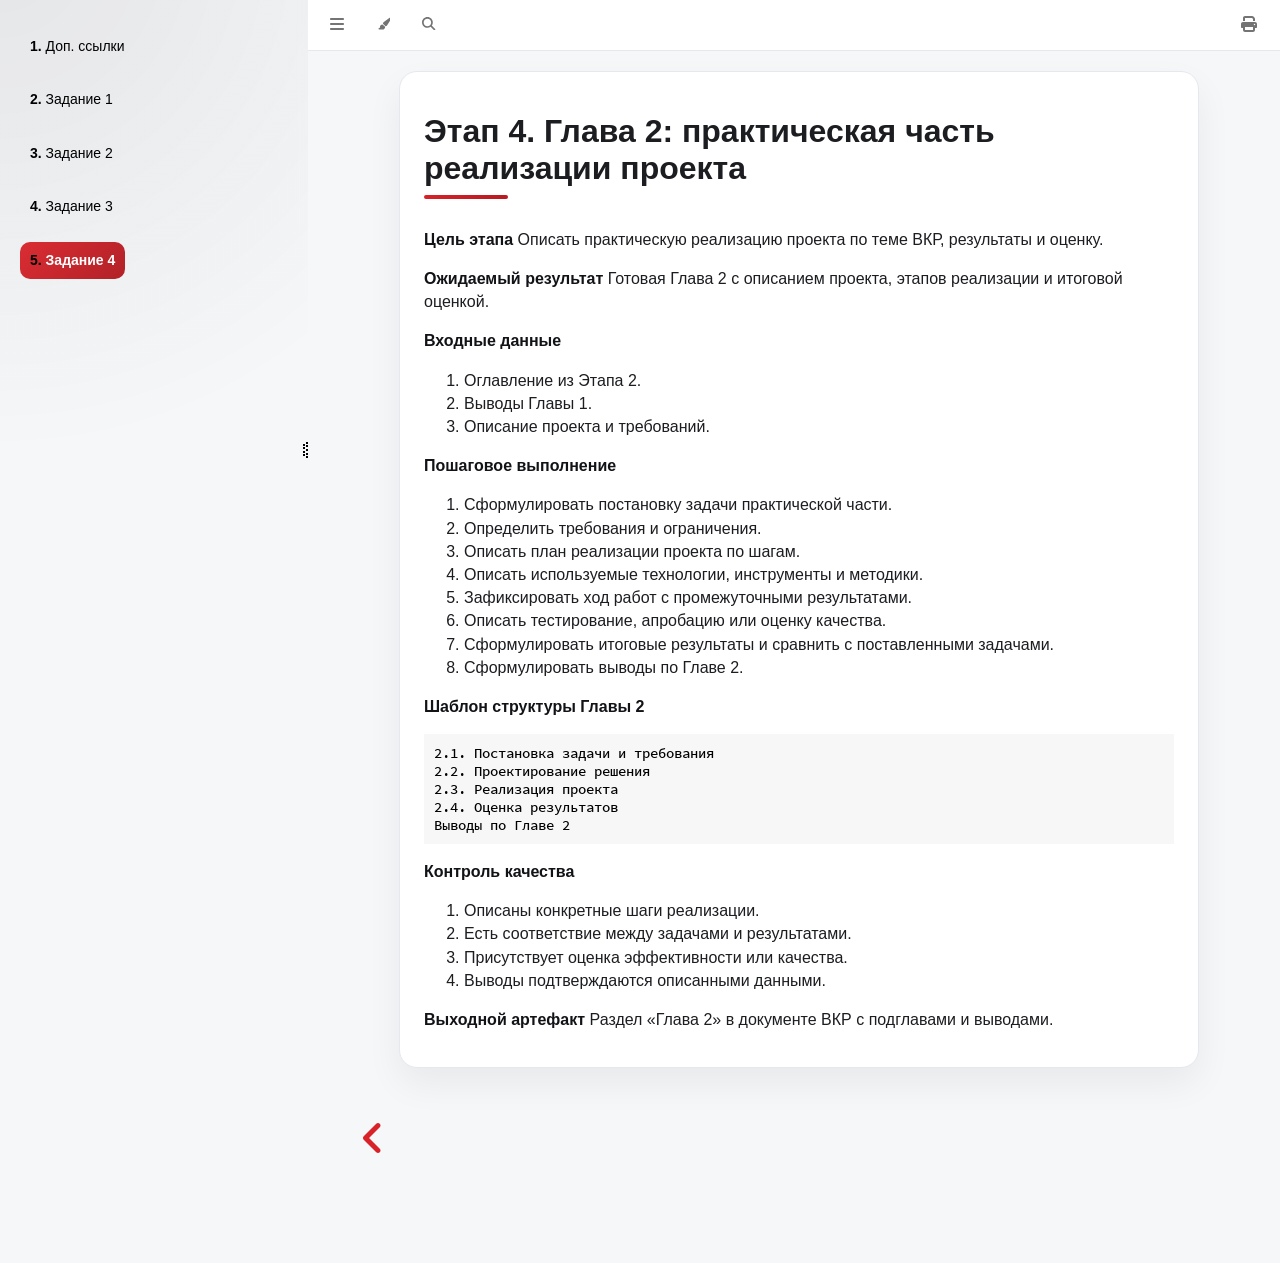
<file: book/etap_4.html>
<!DOCTYPE HTML>
<html lang="en" class="light sidebar-visible" dir="ltr">
    <head>
        <!-- Book generated using mdBook -->
        <meta charset="UTF-8">
        <title>Задание 4</title>


        <!-- Custom HTML head -->

        <meta name="description" content="">
        <meta name="viewport" content="width=device-width, initial-scale=1">
        <meta name="theme-color" content="#ffffff">

        <link rel="icon" href="favicon-de23e50b.svg">
        <link rel="shortcut icon" href="favicon-8114d1fc.png">
        <link rel="stylesheet" href="css/variables-8adf115d.css">
        <link rel="stylesheet" href="css/general-2459343d.css">
        <link rel="stylesheet" href="css/chrome-ae938929.css">
        <link rel="stylesheet" href="css/print-9e4910d8.css" media="print">

        <!-- Fonts -->
        <link rel="stylesheet" href="fonts/fonts-9644e21d.css">

        <!-- Highlight.js Stylesheets -->
        <link rel="stylesheet" id="mdbook-highlight-css" href="highlight-493f70e1.css">
        <link rel="stylesheet" id="mdbook-tomorrow-night-css" href="tomorrow-night-4c0ae647.css">
        <link rel="stylesheet" id="mdbook-ayu-highlight-css" href="ayu-highlight-3fdfc3ac.css">

        <!-- Custom theme stylesheets -->
        <link rel="stylesheet" href="theme/synergy-d7d14b0d.css">


        <!-- Provide site root and default themes to javascript -->
        <script>
            const path_to_root = "";
            const default_light_theme = "light";
            const default_dark_theme = "light";
            window.path_to_searchindex_js = "searchindex-cbb8f4ca.js";
        </script>
        <!-- Start loading toc.js asap -->
        <script src="toc-33ef7303.js"></script>
    </head>
    <body>
    <div id="mdbook-help-container">
        <div id="mdbook-help-popup">
            <h2 class="mdbook-help-title">Keyboard shortcuts</h2>
            <div>
                <p>Press <kbd>←</kbd> or <kbd>→</kbd> to navigate between chapters</p>
                <p>Press <kbd>S</kbd> or <kbd>/</kbd> to search in the book</p>
                <p>Press <kbd>?</kbd> to show this help</p>
                <p>Press <kbd>Esc</kbd> to hide this help</p>
            </div>
        </div>
    </div>
    <div id="mdbook-body-container">
        <!-- Work around some values being stored in localStorage wrapped in quotes -->
        <script>
            try {
                let theme = localStorage.getItem('mdbook-theme');
                let sidebar = localStorage.getItem('mdbook-sidebar');

                if (theme.startsWith('"') && theme.endsWith('"')) {
                    localStorage.setItem('mdbook-theme', theme.slice(1, theme.length - 1));
                }

                if (sidebar.startsWith('"') && sidebar.endsWith('"')) {
                    localStorage.setItem('mdbook-sidebar', sidebar.slice(1, sidebar.length - 1));
                }
            } catch (e) { }
        </script>

        <!-- Set the theme before any content is loaded, prevents flash -->
        <script>
            const default_theme = window.matchMedia("(prefers-color-scheme: dark)").matches ? default_dark_theme : default_light_theme;
            let theme;
            try { theme = localStorage.getItem('mdbook-theme'); } catch(e) { }
            if (theme === null || theme === undefined) { theme = default_theme; }
            const html = document.documentElement;
            html.classList.remove('light')
            html.classList.add(theme);
            html.classList.add("js");
        </script>

        <input type="checkbox" id="mdbook-sidebar-toggle-anchor" class="hidden">

        <!-- Hide / unhide sidebar before it is displayed -->
        <script>
            let sidebar = null;
            const sidebar_toggle = document.getElementById("mdbook-sidebar-toggle-anchor");
            if (document.body.clientWidth >= 1080) {
                try { sidebar = localStorage.getItem('mdbook-sidebar'); } catch(e) { }
                sidebar = sidebar || 'visible';
            } else {
                sidebar = 'hidden';
                sidebar_toggle.checked = false;
            }
            if (sidebar === 'visible') {
                sidebar_toggle.checked = true;
            } else {
                html.classList.remove('sidebar-visible');
            }
        </script>

        <nav id="mdbook-sidebar" class="sidebar" aria-label="Table of contents">
            <!-- populated by js -->
            <mdbook-sidebar-scrollbox class="sidebar-scrollbox"></mdbook-sidebar-scrollbox>
            <noscript>
                <iframe class="sidebar-iframe-outer" src="toc.html"></iframe>
            </noscript>
            <div id="mdbook-sidebar-resize-handle" class="sidebar-resize-handle">
                <div class="sidebar-resize-indicator"></div>
            </div>
        </nav>

        <div id="mdbook-page-wrapper" class="page-wrapper">

            <div class="page">
                <div id="mdbook-menu-bar-hover-placeholder"></div>
                <div id="mdbook-menu-bar" class="menu-bar sticky">
                    <div class="left-buttons">
                        <label id="mdbook-sidebar-toggle" class="icon-button" for="mdbook-sidebar-toggle-anchor" title="Toggle Table of Contents" aria-label="Toggle Table of Contents" aria-controls="mdbook-sidebar">
                            <span class=fa-svg><svg xmlns="http://www.w3.org/2000/svg" viewBox="0 0 448 512"><!--! Font Awesome Free 6.2.0 by @fontawesome - https://fontawesome.com License - https://fontawesome.com/license/free (Icons: CC BY 4.0, Fonts: SIL OFL 1.1, Code: MIT License) Copyright 2022 Fonticons, Inc. --><path d="M0 96C0 78.3 14.3 64 32 64H416c17.7 0 32 14.3 32 32s-14.3 32-32 32H32C14.3 128 0 113.7 0 96zM0 256c0-17.7 14.3-32 32-32H416c17.7 0 32 14.3 32 32s-14.3 32-32 32H32c-17.7 0-32-14.3-32-32zM448 416c0 17.7-14.3 32-32 32H32c-17.7 0-32-14.3-32-32s14.3-32 32-32H416c17.7 0 32 14.3 32 32z"/></svg></span>
                        </label>
                        <button id="mdbook-theme-toggle" class="icon-button" type="button" title="Change theme" aria-label="Change theme" aria-haspopup="true" aria-expanded="false" aria-controls="mdbook-theme-list">
                            <span class=fa-svg><svg xmlns="http://www.w3.org/2000/svg" viewBox="0 0 576 512"><!--! Font Awesome Free 6.2.0 by @fontawesome - https://fontawesome.com License - https://fontawesome.com/license/free (Icons: CC BY 4.0, Fonts: SIL OFL 1.1, Code: MIT License) Copyright 2022 Fonticons, Inc. --><path d="M371.3 367.1c27.3-3.9 51.9-19.4 67.2-42.9L600.2 74.1c12.6-19.5 9.4-45.3-7.6-61.2S549.7-4.4 531.1 9.6L294.4 187.2c-24 18-38.2 46.1-38.4 76.1L371.3 367.1zm-19.6 25.4l-116-104.4C175.9 290.3 128 339.6 128 400c0 3.9 .2 7.8 .6 11.6c1.8 17.5-10.2 36.4-27.8 36.4H96c-17.7 0-32 14.3-32 32s14.3 32 32 32H240c61.9 0 112-50.1 112-112c0-2.5-.1-5-.2-7.5z"/></svg></span>
                        </button>
                        <ul id="mdbook-theme-list" class="theme-popup" aria-label="Themes" role="menu">
                            <li role="none"><button role="menuitem" class="theme" id="mdbook-theme-default_theme">Auto</button></li>
                            <li role="none"><button role="menuitem" class="theme" id="mdbook-theme-light">Light</button></li>
                            <li role="none"><button role="menuitem" class="theme" id="mdbook-theme-rust">Rust</button></li>
                            <li role="none"><button role="menuitem" class="theme" id="mdbook-theme-coal">Coal</button></li>
                            <li role="none"><button role="menuitem" class="theme" id="mdbook-theme-navy">Navy</button></li>
                            <li role="none"><button role="menuitem" class="theme" id="mdbook-theme-ayu">Ayu</button></li>
                        </ul>
                        <button id="mdbook-search-toggle" class="icon-button" type="button" title="Search (`/`)" aria-label="Toggle Searchbar" aria-expanded="false" aria-keyshortcuts="/ s" aria-controls="mdbook-searchbar">
                            <span class=fa-svg><svg xmlns="http://www.w3.org/2000/svg" viewBox="0 0 512 512"><!--! Font Awesome Free 6.2.0 by @fontawesome - https://fontawesome.com License - https://fontawesome.com/license/free (Icons: CC BY 4.0, Fonts: SIL OFL 1.1, Code: MIT License) Copyright 2022 Fonticons, Inc. --><path d="M416 208c0 45.9-14.9 88.3-40 122.7L502.6 457.4c12.5 12.5 12.5 32.8 0 45.3s-32.8 12.5-45.3 0L330.7 376c-34.4 25.2-76.8 40-122.7 40C93.1 416 0 322.9 0 208S93.1 0 208 0S416 93.1 416 208zM208 352c79.5 0 144-64.5 144-144s-64.5-144-144-144S64 128.5 64 208s64.5 144 144 144z"/></svg></span>
                        </button>
                    </div>

                    <h1 class="menu-title"></h1>

                    <div class="right-buttons">
                        <a href="print.html" title="Print this book" aria-label="Print this book">
                            <span class=fa-svg id="print-button"><svg xmlns="http://www.w3.org/2000/svg" viewBox="0 0 512 512"><!--! Font Awesome Free 6.2.0 by @fontawesome - https://fontawesome.com License - https://fontawesome.com/license/free (Icons: CC BY 4.0, Fonts: SIL OFL 1.1, Code: MIT License) Copyright 2022 Fonticons, Inc. --><path d="M128 0C92.7 0 64 28.7 64 64v96h64V64H354.7L384 93.3V160h64V93.3c0-17-6.7-33.3-18.7-45.3L400 18.7C388 6.7 371.7 0 354.7 0H128zM384 352v32 64H128V384 368 352H384zm64 32h32c17.7 0 32-14.3 32-32V256c0-35.3-28.7-64-64-64H64c-35.3 0-64 28.7-64 64v96c0 17.7 14.3 32 32 32H64v64c0 35.3 28.7 64 64 64H384c35.3 0 64-28.7 64-64V384zm-16-88c-13.3 0-24-10.7-24-24s10.7-24 24-24s24 10.7 24 24s-10.7 24-24 24z"/></svg></span>
                        </a>

                    </div>
                </div>

                <div id="mdbook-search-wrapper" class="hidden">
                    <form id="mdbook-searchbar-outer" class="searchbar-outer">
                        <div class="search-wrapper">
                            <input type="search" id="mdbook-searchbar" name="searchbar" placeholder="Search this book ..." aria-controls="mdbook-searchresults-outer" aria-describedby="searchresults-header">
                            <div class="spinner-wrapper">
                                <span class=fa-svg id="fa-spin"><svg xmlns="http://www.w3.org/2000/svg" viewBox="0 0 512 512"><!--! Font Awesome Free 6.2.0 by @fontawesome - https://fontawesome.com License - https://fontawesome.com/license/free (Icons: CC BY 4.0, Fonts: SIL OFL 1.1, Code: MIT License) Copyright 2022 Fonticons, Inc. --><path d="M304 48c0-26.5-21.5-48-48-48s-48 21.5-48 48s21.5 48 48 48s48-21.5 48-48zm0 416c0-26.5-21.5-48-48-48s-48 21.5-48 48s21.5 48 48 48s48-21.5 48-48zM48 304c26.5 0 48-21.5 48-48s-21.5-48-48-48s-48 21.5-48 48s21.5 48 48 48zm464-48c0-26.5-21.5-48-48-48s-48 21.5-48 48s21.5 48 48 48s48-21.5 48-48zM142.9 437c18.7-18.7 18.7-49.1 0-67.9s-49.1-18.7-67.9 0s-18.7 49.1 0 67.9s49.1 18.7 67.9 0zm0-294.2c18.7-18.7 18.7-49.1 0-67.9S93.7 56.2 75 75s-18.7 49.1 0 67.9s49.1 18.7 67.9 0zM369.1 437c18.7 18.7 49.1 18.7 67.9 0s18.7-49.1 0-67.9s-49.1-18.7-67.9 0s-18.7 49.1 0 67.9z"/></svg></span>
                            </div>
                        </div>
                    </form>
                    <div id="mdbook-searchresults-outer" class="searchresults-outer hidden">
                        <div id="mdbook-searchresults-header" class="searchresults-header"></div>
                        <ul id="mdbook-searchresults">
                        </ul>
                    </div>
                </div>

                <!-- Apply ARIA attributes after the sidebar and the sidebar toggle button are added to the DOM -->
                <script>
                    document.getElementById('mdbook-sidebar-toggle').setAttribute('aria-expanded', sidebar === 'visible');
                    document.getElementById('mdbook-sidebar').setAttribute('aria-hidden', sidebar !== 'visible');
                    Array.from(document.querySelectorAll('#mdbook-sidebar a')).forEach(function(link) {
                        link.setAttribute('tabIndex', sidebar === 'visible' ? 0 : -1);
                    });
                </script>

                <div id="mdbook-content" class="content">
                    <main>
                        <h1 id="этап-4-глава-2-практическая-часть-реализации-проекта"><a class="header" href="#этап-4-глава-2-практическая-часть-реализации-проекта">Этап 4. Глава 2: практическая часть реализации проекта</a></h1>
<p><strong>Цель этапа</strong>
Описать практическую реализацию проекта по теме ВКР, результаты и оценку.</p>
<p><strong>Ожидаемый результат</strong>
Готовая Глава 2 с описанием проекта, этапов реализации и итоговой оценкой.</p>
<p><strong>Входные данные</strong></p>
<ol>
<li>Оглавление из Этапа 2.</li>
<li>Выводы Главы 1.</li>
<li>Описание проекта и требований.</li>
</ol>
<p><strong>Пошаговое выполнение</strong></p>
<ol>
<li>Сформулировать постановку задачи практической части.</li>
<li>Определить требования и ограничения.</li>
<li>Описать план реализации проекта по шагам.</li>
<li>Описать используемые технологии, инструменты и методики.</li>
<li>Зафиксировать ход работ с промежуточными результатами.</li>
<li>Описать тестирование, апробацию или оценку качества.</li>
<li>Сформулировать итоговые результаты и сравнить с поставленными задачами.</li>
<li>Сформулировать выводы по Главе 2.</li>
</ol>
<p><strong>Шаблон структуры Главы 2</strong></p>
<pre><code>2.1. Постановка задачи и требования
2.2. Проектирование решения
2.3. Реализация проекта
2.4. Оценка результатов
Выводы по Главе 2
</code></pre>
<p><strong>Контроль качества</strong></p>
<ol>
<li>Описаны конкретные шаги реализации.</li>
<li>Есть соответствие между задачами и результатами.</li>
<li>Присутствует оценка эффективности или качества.</li>
<li>Выводы подтверждаются описанными данными.</li>
</ol>
<p><strong>Выходной артефакт</strong>
Раздел «Глава 2» в документе ВКР с подглавами и выводами.</p>

                    </main>

                    <nav class="nav-wrapper" aria-label="Page navigation">
                        <!-- Mobile navigation buttons -->
                            <a rel="prev" href="etap_3.html" class="mobile-nav-chapters previous" title="Previous chapter" aria-label="Previous chapter" aria-keyshortcuts="Left">
                                <span class=fa-svg><svg xmlns="http://www.w3.org/2000/svg" viewBox="0 0 320 512"><!--! Font Awesome Free 6.2.0 by @fontawesome - https://fontawesome.com License - https://fontawesome.com/license/free (Icons: CC BY 4.0, Fonts: SIL OFL 1.1, Code: MIT License) Copyright 2022 Fonticons, Inc. --><path d="M41.4 233.4c-12.5 12.5-12.5 32.8 0 45.3l160 160c12.5 12.5 32.8 12.5 45.3 0s12.5-32.8 0-45.3L109.3 256 246.6 118.6c12.5-12.5 12.5-32.8 0-45.3s-32.8-12.5-45.3 0l-160 160z"/></svg></span>
                            </a>


                        <div style="clear: both"></div>
                    </nav>
                </div>
            </div>

            <nav class="nav-wide-wrapper" aria-label="Page navigation">
                    <a rel="prev" href="etap_3.html" class="nav-chapters previous" title="Previous chapter" aria-label="Previous chapter" aria-keyshortcuts="Left">
                        <span class=fa-svg><svg xmlns="http://www.w3.org/2000/svg" viewBox="0 0 320 512"><!--! Font Awesome Free 6.2.0 by @fontawesome - https://fontawesome.com License - https://fontawesome.com/license/free (Icons: CC BY 4.0, Fonts: SIL OFL 1.1, Code: MIT License) Copyright 2022 Fonticons, Inc. --><path d="M41.4 233.4c-12.5 12.5-12.5 32.8 0 45.3l160 160c12.5 12.5 32.8 12.5 45.3 0s12.5-32.8 0-45.3L109.3 256 246.6 118.6c12.5-12.5 12.5-32.8 0-45.3s-32.8-12.5-45.3 0l-160 160z"/></svg></span>
                    </a>

            </nav>

        </div>

        <template id=fa-eye><span class=fa-svg><svg xmlns="http://www.w3.org/2000/svg" viewBox="0 0 576 512"><!--! Font Awesome Free 6.2.0 by @fontawesome - https://fontawesome.com License - https://fontawesome.com/license/free (Icons: CC BY 4.0, Fonts: SIL OFL 1.1, Code: MIT License) Copyright 2022 Fonticons, Inc. --><path d="M288 32c-80.8 0-145.5 36.8-192.6 80.6C48.6 156 17.3 208 2.5 243.7c-3.3 7.9-3.3 16.7 0 24.6C17.3 304 48.6 356 95.4 399.4C142.5 443.2 207.2 480 288 480s145.5-36.8 192.6-80.6c46.8-43.5 78.1-95.4 93-131.1c3.3-7.9 3.3-16.7 0-24.6c-14.9-35.7-46.2-87.7-93-131.1C433.5 68.8 368.8 32 288 32zM432 256c0 79.5-64.5 144-144 144s-144-64.5-144-144s64.5-144 144-144s144 64.5 144 144zM288 192c0 35.3-28.7 64-64 64c-11.5 0-22.3-3-31.6-8.4c-.2 2.8-.4 5.5-.4 8.4c0 53 43 96 96 96s96-43 96-96s-43-96-96-96c-2.8 0-5.6 .1-8.4 .4c5.3 9.3 8.4 20.1 8.4 31.6z"/></svg></span></template>
        <template id=fa-eye-slash><span class=fa-svg><svg xmlns="http://www.w3.org/2000/svg" viewBox="0 0 640 512"><!--! Font Awesome Free 6.2.0 by @fontawesome - https://fontawesome.com License - https://fontawesome.com/license/free (Icons: CC BY 4.0, Fonts: SIL OFL 1.1, Code: MIT License) Copyright 2022 Fonticons, Inc. --><path d="M38.8 5.1C28.4-3.1 13.3-1.2 5.1 9.2S-1.2 34.7 9.2 42.9l592 464c10.4 8.2 25.5 6.3 33.7-4.1s6.3-25.5-4.1-33.7L525.6 386.7c39.6-40.6 66.4-86.1 79.9-118.4c3.3-7.9 3.3-16.7 0-24.6c-14.9-35.7-46.2-87.7-93-131.1C465.5 68.8 400.8 32 320 32c-68.2 0-125 26.3-169.3 60.8L38.8 5.1zM223.1 149.5C248.6 126.2 282.7 112 320 112c79.5 0 144 64.5 144 144c0 24.9-6.3 48.3-17.4 68.7L408 294.5c5.2-11.8 8-24.8 8-38.5c0-53-43-96-96-96c-2.8 0-5.6 .1-8.4 .4c5.3 9.3 8.4 20.1 8.4 31.6c0 10.2-2.4 19.8-6.6 28.3l-90.3-70.8zm223.1 298L373 389.9c-16.4 6.5-34.3 10.1-53 10.1c-79.5 0-144-64.5-144-144c0-6.9 .5-13.6 1.4-20.2L83.1 161.5C60.3 191.2 44 220.8 34.5 243.7c-3.3 7.9-3.3 16.7 0 24.6c14.9 35.7 46.2 87.7 93 131.1C174.5 443.2 239.2 480 320 480c47.8 0 89.9-12.9 126.2-32.5z"/></svg></span></template>
        <template id=fa-copy><span class=fa-svg><svg xmlns="http://www.w3.org/2000/svg" viewBox="0 0 512 512"><!--! Font Awesome Free 6.2.0 by @fontawesome - https://fontawesome.com License - https://fontawesome.com/license/free (Icons: CC BY 4.0, Fonts: SIL OFL 1.1, Code: MIT License) Copyright 2022 Fonticons, Inc. --><path d="M502.6 70.63l-61.25-61.25C435.4 3.371 427.2 0 418.7 0H255.1c-35.35 0-64 28.66-64 64l.0195 256C192 355.4 220.7 384 256 384h192c35.2 0 64-28.8 64-64V93.25C512 84.77 508.6 76.63 502.6 70.63zM464 320c0 8.836-7.164 16-16 16H255.1c-8.838 0-16-7.164-16-16L239.1 64.13c0-8.836 7.164-16 16-16h128L384 96c0 17.67 14.33 32 32 32h47.1V320zM272 448c0 8.836-7.164 16-16 16H63.1c-8.838 0-16-7.164-16-16L47.98 192.1c0-8.836 7.164-16 16-16H160V128H63.99c-35.35 0-64 28.65-64 64l.0098 256C.002 483.3 28.66 512 64 512h192c35.2 0 64-28.8 64-64v-32h-47.1L272 448z"/></svg></span></template>
        <template id=fa-play><span class=fa-svg><svg xmlns="http://www.w3.org/2000/svg" viewBox="0 0 384 512"><!--! Font Awesome Free 6.2.0 by @fontawesome - https://fontawesome.com License - https://fontawesome.com/license/free (Icons: CC BY 4.0, Fonts: SIL OFL 1.1, Code: MIT License) Copyright 2022 Fonticons, Inc. --><path d="M73 39c-14.8-9.1-33.4-9.4-48.5-.9S0 62.6 0 80V432c0 17.4 9.4 33.4 24.5 41.9s33.7 8.1 48.5-.9L361 297c14.3-8.7 23-24.2 23-41s-8.7-32.2-23-41L73 39z"/></svg></span></template>
        <template id=fa-clock-rotate-left><span class=fa-svg><svg xmlns="http://www.w3.org/2000/svg" viewBox="0 0 512 512"><!--! Font Awesome Free 6.2.0 by @fontawesome - https://fontawesome.com License - https://fontawesome.com/license/free (Icons: CC BY 4.0, Fonts: SIL OFL 1.1, Code: MIT License) Copyright 2022 Fonticons, Inc. --><path d="M75 75L41 41C25.9 25.9 0 36.6 0 57.9V168c0 13.3 10.7 24 24 24H134.1c21.4 0 32.1-25.9 17-41l-30.8-30.8C155 85.5 203 64 256 64c106 0 192 86 192 192s-86 192-192 192c-40.8 0-78.6-12.7-109.7-34.4c-14.5-10.1-34.4-6.6-44.6 7.9s-6.6 34.4 7.9 44.6C151.2 495 201.7 512 256 512c141.4 0 256-114.6 256-256S397.4 0 256 0C185.3 0 121.3 28.7 75 75zm181 53c-13.3 0-24 10.7-24 24V256c0 6.4 2.5 12.5 7 17l72 72c9.4 9.4 24.6 9.4 33.9 0s9.4-24.6 0-33.9l-65-65V152c0-13.3-10.7-24-24-24z"/></svg></span></template>



        <script>
            window.playground_copyable = true;
        </script>


        <script src="elasticlunr-ef4e11c1.min.js"></script>
        <script src="mark-09e88c2c.min.js"></script>
        <script src="searcher-c2a407aa.js"></script>

        <script src="clipboard-1626706a.min.js"></script>
        <script src="highlight-abc7f01d.js"></script>
        <script src="book-a0b12cfe.js"></script>

        <!-- Custom JS scripts -->



    </div>
    </body>
</html>
</file>
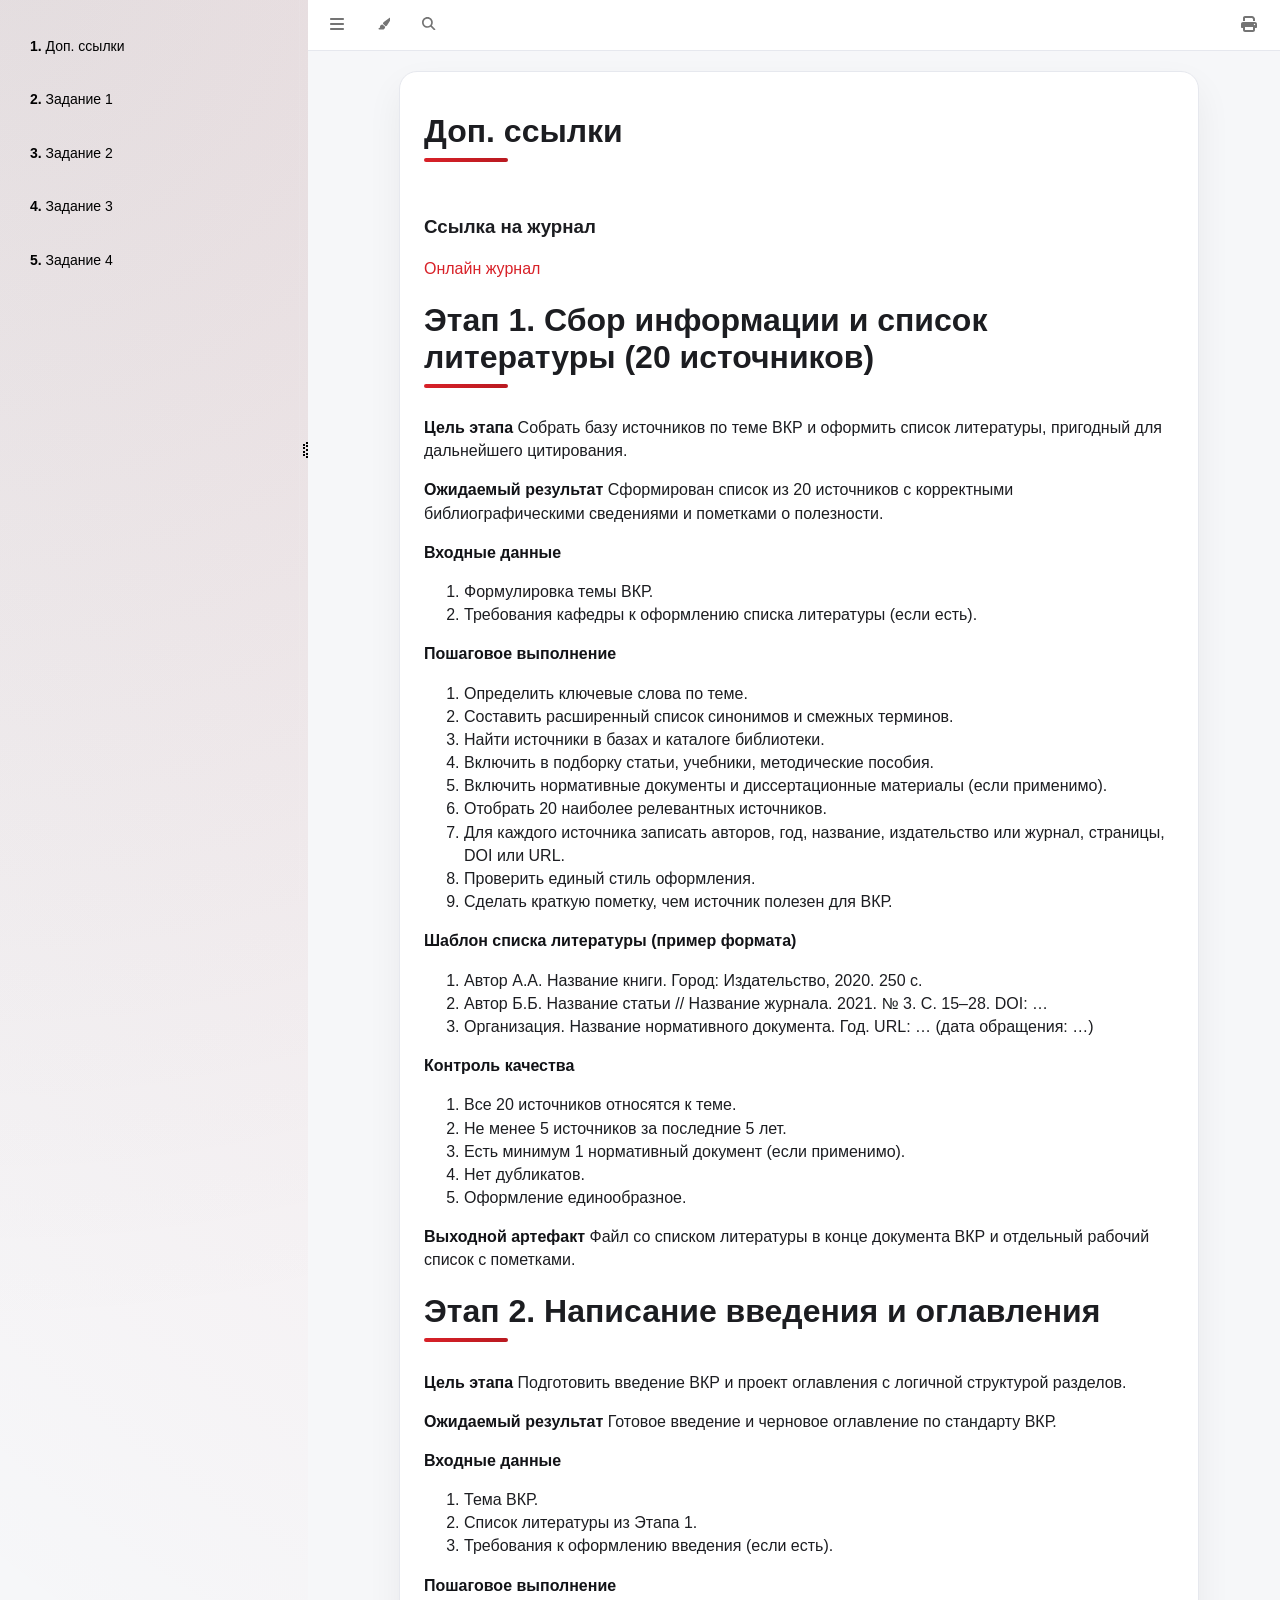
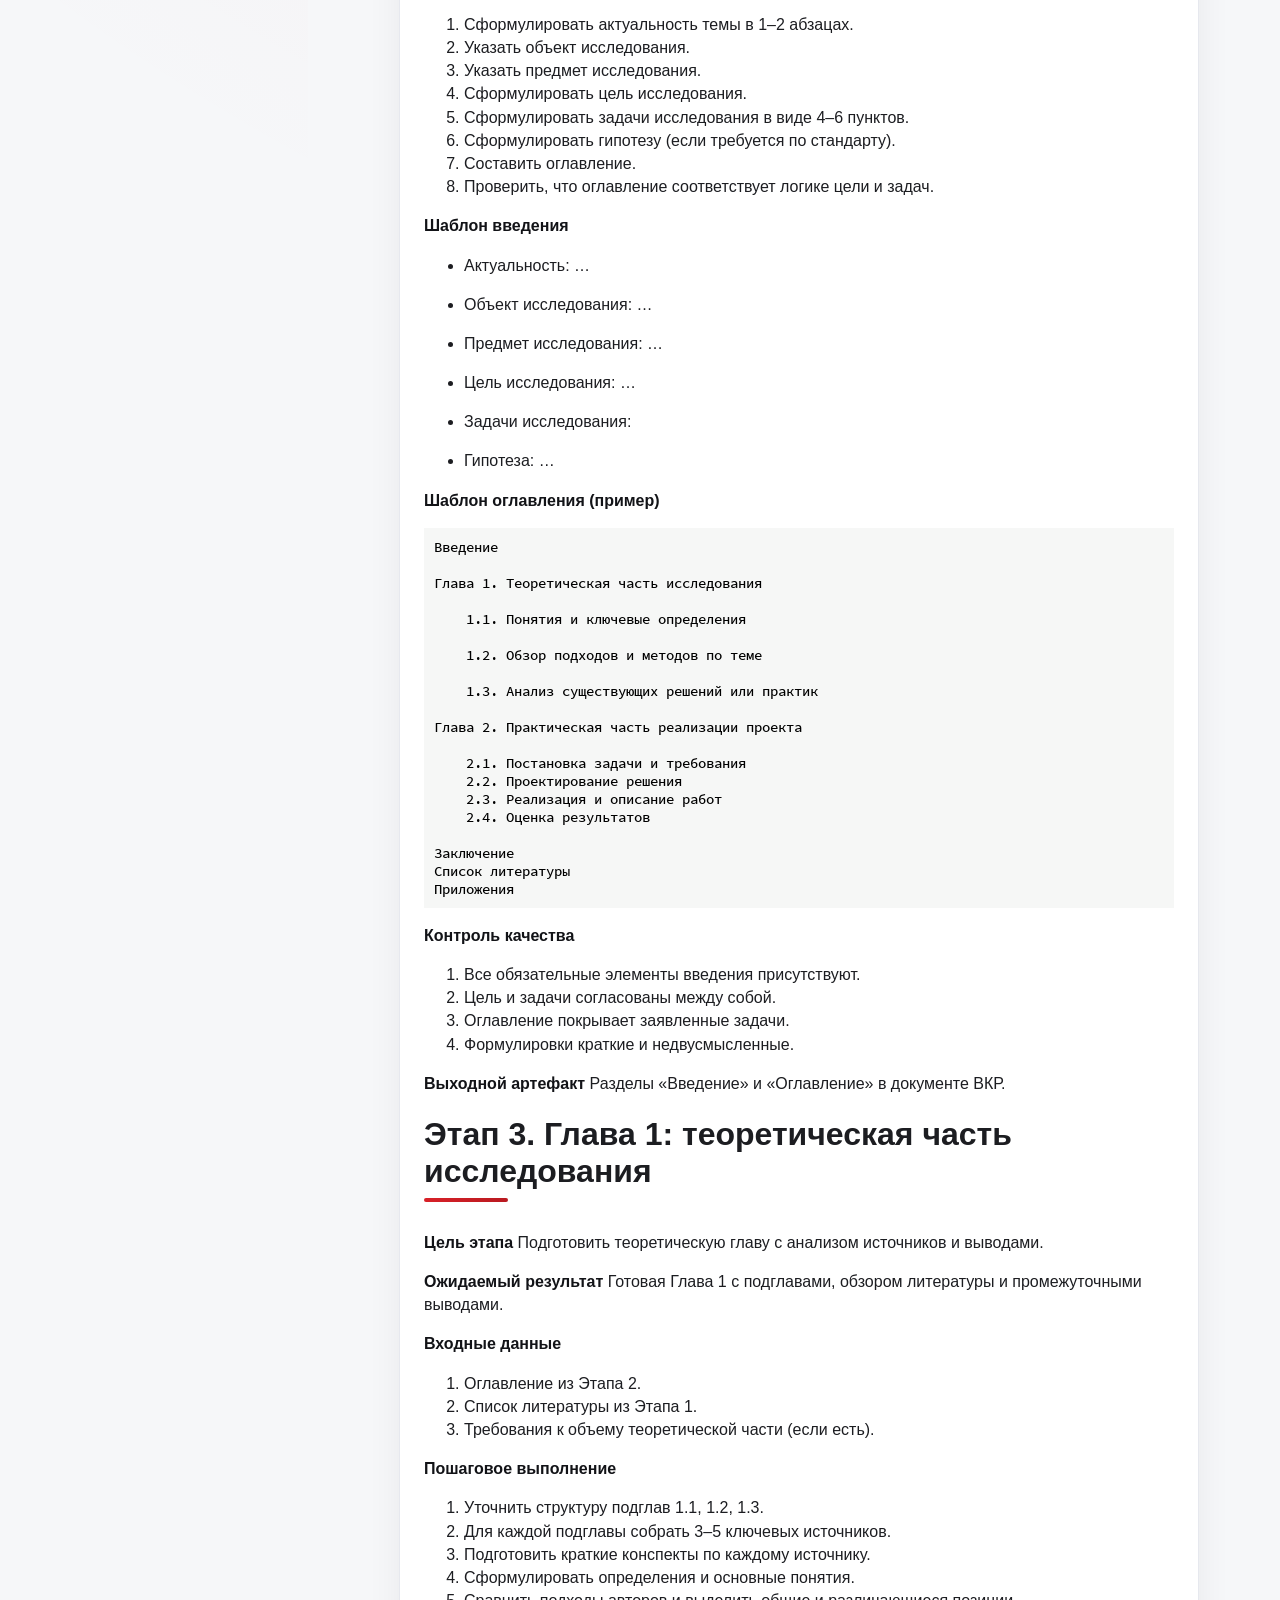
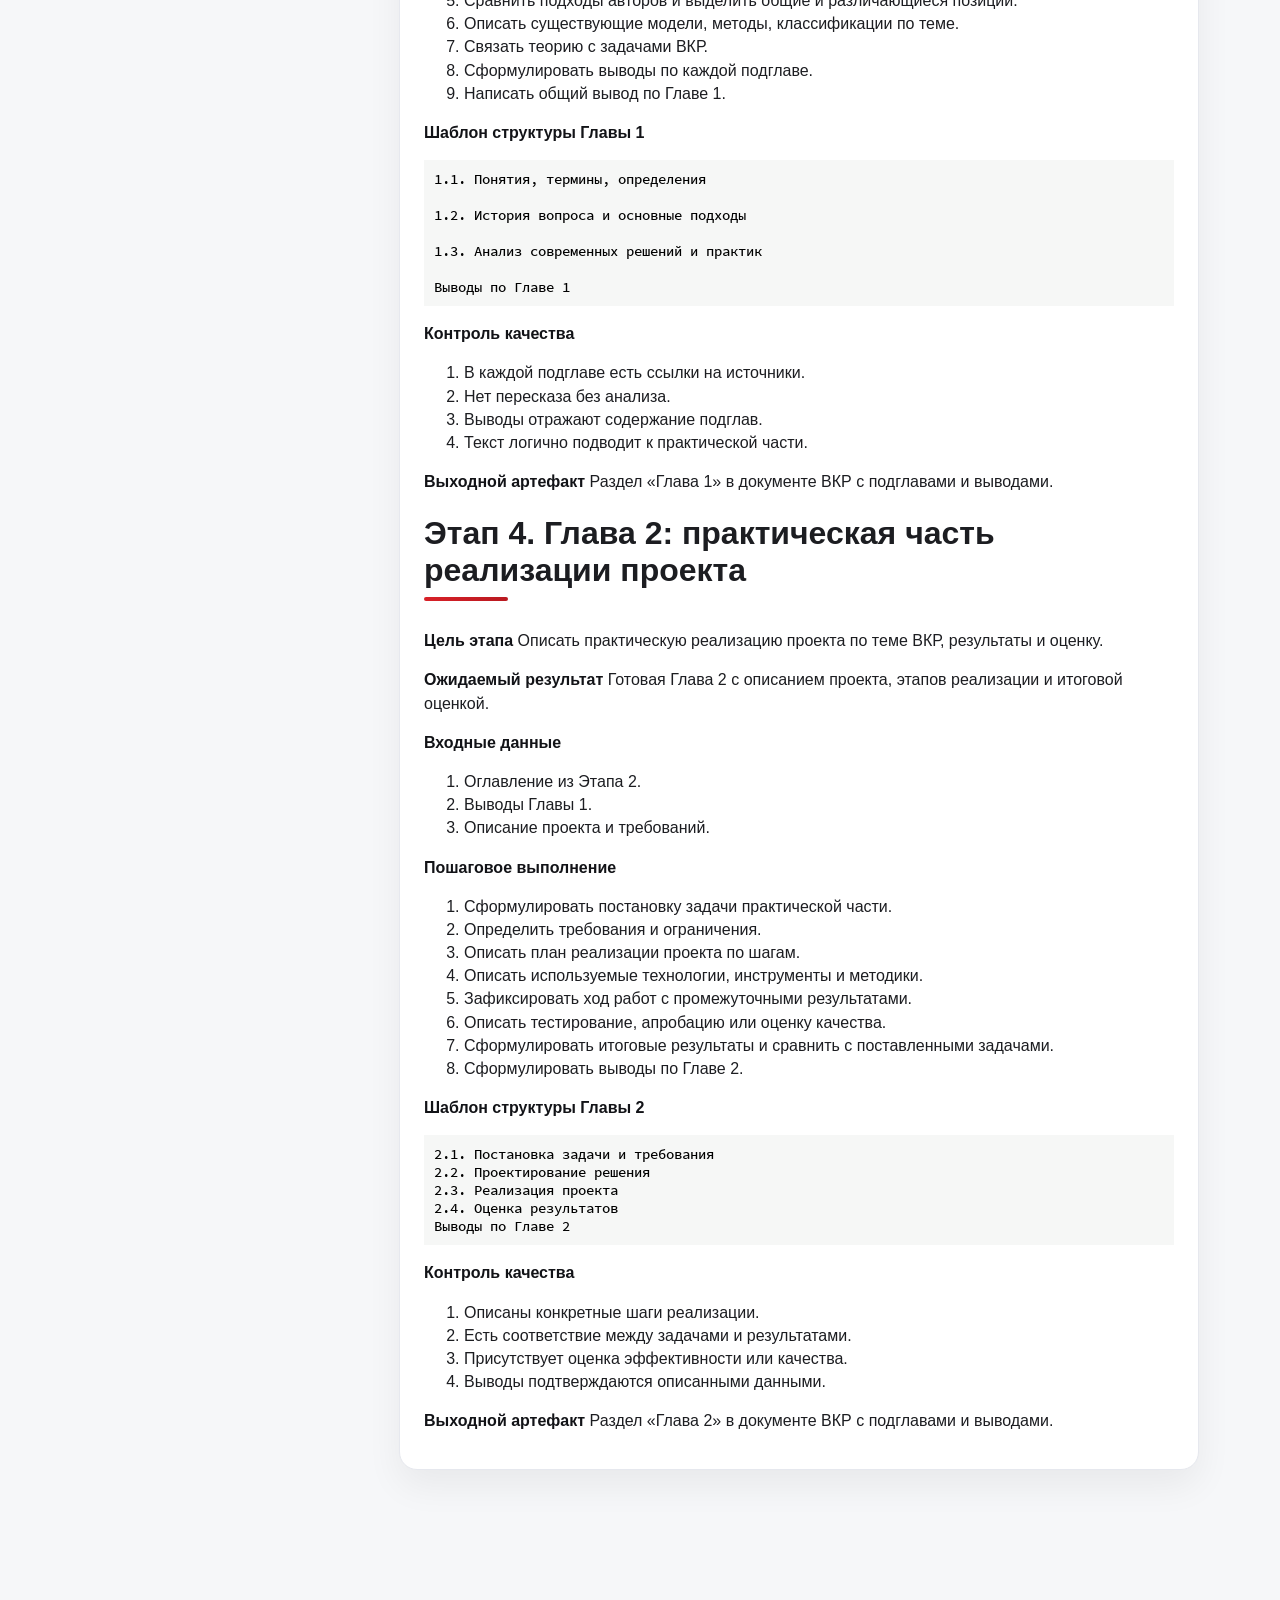
<file: book/print.html>
<!DOCTYPE HTML>
<html lang="en" class="light sidebar-visible" dir="ltr">
    <head>
        <!-- Book generated using mdBook -->
        <meta charset="UTF-8">
        <title></title>
        <meta name="robots" content="noindex">


        <!-- Custom HTML head -->

        <meta name="description" content="">
        <meta name="viewport" content="width=device-width, initial-scale=1">
        <meta name="theme-color" content="#ffffff">

        <link rel="icon" href="favicon-de23e50b.svg">
        <link rel="shortcut icon" href="favicon-8114d1fc.png">
        <link rel="stylesheet" href="css/variables-8adf115d.css">
        <link rel="stylesheet" href="css/general-2459343d.css">
        <link rel="stylesheet" href="css/chrome-ae938929.css">
        <link rel="stylesheet" href="css/print-9e4910d8.css" media="print">

        <!-- Fonts -->
        <link rel="stylesheet" href="fonts/fonts-9644e21d.css">

        <!-- Highlight.js Stylesheets -->
        <link rel="stylesheet" id="mdbook-highlight-css" href="highlight-493f70e1.css">
        <link rel="stylesheet" id="mdbook-tomorrow-night-css" href="tomorrow-night-4c0ae647.css">
        <link rel="stylesheet" id="mdbook-ayu-highlight-css" href="ayu-highlight-3fdfc3ac.css">

        <!-- Custom theme stylesheets -->
        <link rel="stylesheet" href="theme/synergy-d7d14b0d.css">


        <!-- Provide site root and default themes to javascript -->
        <script>
            const path_to_root = "";
            const default_light_theme = "light";
            const default_dark_theme = "light";
            window.path_to_searchindex_js = "searchindex-cbb8f4ca.js";
        </script>
        <!-- Start loading toc.js asap -->
        <script src="toc-33ef7303.js"></script>
    </head>
    <body>
    <div id="mdbook-help-container">
        <div id="mdbook-help-popup">
            <h2 class="mdbook-help-title">Keyboard shortcuts</h2>
            <div>
                <p>Press <kbd>←</kbd> or <kbd>→</kbd> to navigate between chapters</p>
                <p>Press <kbd>S</kbd> or <kbd>/</kbd> to search in the book</p>
                <p>Press <kbd>?</kbd> to show this help</p>
                <p>Press <kbd>Esc</kbd> to hide this help</p>
            </div>
        </div>
    </div>
    <div id="mdbook-body-container">
        <!-- Work around some values being stored in localStorage wrapped in quotes -->
        <script>
            try {
                let theme = localStorage.getItem('mdbook-theme');
                let sidebar = localStorage.getItem('mdbook-sidebar');

                if (theme.startsWith('"') && theme.endsWith('"')) {
                    localStorage.setItem('mdbook-theme', theme.slice(1, theme.length - 1));
                }

                if (sidebar.startsWith('"') && sidebar.endsWith('"')) {
                    localStorage.setItem('mdbook-sidebar', sidebar.slice(1, sidebar.length - 1));
                }
            } catch (e) { }
        </script>

        <!-- Set the theme before any content is loaded, prevents flash -->
        <script>
            const default_theme = window.matchMedia("(prefers-color-scheme: dark)").matches ? default_dark_theme : default_light_theme;
            let theme;
            try { theme = localStorage.getItem('mdbook-theme'); } catch(e) { }
            if (theme === null || theme === undefined) { theme = default_theme; }
            const html = document.documentElement;
            html.classList.remove('light')
            html.classList.add(theme);
            html.classList.add("js");
        </script>

        <input type="checkbox" id="mdbook-sidebar-toggle-anchor" class="hidden">

        <!-- Hide / unhide sidebar before it is displayed -->
        <script>
            let sidebar = null;
            const sidebar_toggle = document.getElementById("mdbook-sidebar-toggle-anchor");
            if (document.body.clientWidth >= 1080) {
                try { sidebar = localStorage.getItem('mdbook-sidebar'); } catch(e) { }
                sidebar = sidebar || 'visible';
            } else {
                sidebar = 'hidden';
                sidebar_toggle.checked = false;
            }
            if (sidebar === 'visible') {
                sidebar_toggle.checked = true;
            } else {
                html.classList.remove('sidebar-visible');
            }
        </script>

        <nav id="mdbook-sidebar" class="sidebar" aria-label="Table of contents">
            <!-- populated by js -->
            <mdbook-sidebar-scrollbox class="sidebar-scrollbox"></mdbook-sidebar-scrollbox>
            <noscript>
                <iframe class="sidebar-iframe-outer" src="toc.html"></iframe>
            </noscript>
            <div id="mdbook-sidebar-resize-handle" class="sidebar-resize-handle">
                <div class="sidebar-resize-indicator"></div>
            </div>
        </nav>

        <div id="mdbook-page-wrapper" class="page-wrapper">

            <div class="page">
                <div id="mdbook-menu-bar-hover-placeholder"></div>
                <div id="mdbook-menu-bar" class="menu-bar sticky">
                    <div class="left-buttons">
                        <label id="mdbook-sidebar-toggle" class="icon-button" for="mdbook-sidebar-toggle-anchor" title="Toggle Table of Contents" aria-label="Toggle Table of Contents" aria-controls="mdbook-sidebar">
                            <span class=fa-svg><svg xmlns="http://www.w3.org/2000/svg" viewBox="0 0 448 512"><!--! Font Awesome Free 6.2.0 by @fontawesome - https://fontawesome.com License - https://fontawesome.com/license/free (Icons: CC BY 4.0, Fonts: SIL OFL 1.1, Code: MIT License) Copyright 2022 Fonticons, Inc. --><path d="M0 96C0 78.3 14.3 64 32 64H416c17.7 0 32 14.3 32 32s-14.3 32-32 32H32C14.3 128 0 113.7 0 96zM0 256c0-17.7 14.3-32 32-32H416c17.7 0 32 14.3 32 32s-14.3 32-32 32H32c-17.7 0-32-14.3-32-32zM448 416c0 17.7-14.3 32-32 32H32c-17.7 0-32-14.3-32-32s14.3-32 32-32H416c17.7 0 32 14.3 32 32z"/></svg></span>
                        </label>
                        <button id="mdbook-theme-toggle" class="icon-button" type="button" title="Change theme" aria-label="Change theme" aria-haspopup="true" aria-expanded="false" aria-controls="mdbook-theme-list">
                            <span class=fa-svg><svg xmlns="http://www.w3.org/2000/svg" viewBox="0 0 576 512"><!--! Font Awesome Free 6.2.0 by @fontawesome - https://fontawesome.com License - https://fontawesome.com/license/free (Icons: CC BY 4.0, Fonts: SIL OFL 1.1, Code: MIT License) Copyright 2022 Fonticons, Inc. --><path d="M371.3 367.1c27.3-3.9 51.9-19.4 67.2-42.9L600.2 74.1c12.6-19.5 9.4-45.3-7.6-61.2S549.7-4.4 531.1 9.6L294.4 187.2c-24 18-38.2 46.1-38.4 76.1L371.3 367.1zm-19.6 25.4l-116-104.4C175.9 290.3 128 339.6 128 400c0 3.9 .2 7.8 .6 11.6c1.8 17.5-10.2 36.4-27.8 36.4H96c-17.7 0-32 14.3-32 32s14.3 32 32 32H240c61.9 0 112-50.1 112-112c0-2.5-.1-5-.2-7.5z"/></svg></span>
                        </button>
                        <ul id="mdbook-theme-list" class="theme-popup" aria-label="Themes" role="menu">
                            <li role="none"><button role="menuitem" class="theme" id="mdbook-theme-default_theme">Auto</button></li>
                            <li role="none"><button role="menuitem" class="theme" id="mdbook-theme-light">Light</button></li>
                            <li role="none"><button role="menuitem" class="theme" id="mdbook-theme-rust">Rust</button></li>
                            <li role="none"><button role="menuitem" class="theme" id="mdbook-theme-coal">Coal</button></li>
                            <li role="none"><button role="menuitem" class="theme" id="mdbook-theme-navy">Navy</button></li>
                            <li role="none"><button role="menuitem" class="theme" id="mdbook-theme-ayu">Ayu</button></li>
                        </ul>
                        <button id="mdbook-search-toggle" class="icon-button" type="button" title="Search (`/`)" aria-label="Toggle Searchbar" aria-expanded="false" aria-keyshortcuts="/ s" aria-controls="mdbook-searchbar">
                            <span class=fa-svg><svg xmlns="http://www.w3.org/2000/svg" viewBox="0 0 512 512"><!--! Font Awesome Free 6.2.0 by @fontawesome - https://fontawesome.com License - https://fontawesome.com/license/free (Icons: CC BY 4.0, Fonts: SIL OFL 1.1, Code: MIT License) Copyright 2022 Fonticons, Inc. --><path d="M416 208c0 45.9-14.9 88.3-40 122.7L502.6 457.4c12.5 12.5 12.5 32.8 0 45.3s-32.8 12.5-45.3 0L330.7 376c-34.4 25.2-76.8 40-122.7 40C93.1 416 0 322.9 0 208S93.1 0 208 0S416 93.1 416 208zM208 352c79.5 0 144-64.5 144-144s-64.5-144-144-144S64 128.5 64 208s64.5 144 144 144z"/></svg></span>
                        </button>
                    </div>

                    <h1 class="menu-title"></h1>

                    <div class="right-buttons">
                        <a href="print.html" title="Print this book" aria-label="Print this book">
                            <span class=fa-svg id="print-button"><svg xmlns="http://www.w3.org/2000/svg" viewBox="0 0 512 512"><!--! Font Awesome Free 6.2.0 by @fontawesome - https://fontawesome.com License - https://fontawesome.com/license/free (Icons: CC BY 4.0, Fonts: SIL OFL 1.1, Code: MIT License) Copyright 2022 Fonticons, Inc. --><path d="M128 0C92.7 0 64 28.7 64 64v96h64V64H354.7L384 93.3V160h64V93.3c0-17-6.7-33.3-18.7-45.3L400 18.7C388 6.7 371.7 0 354.7 0H128zM384 352v32 64H128V384 368 352H384zm64 32h32c17.7 0 32-14.3 32-32V256c0-35.3-28.7-64-64-64H64c-35.3 0-64 28.7-64 64v96c0 17.7 14.3 32 32 32H64v64c0 35.3 28.7 64 64 64H384c35.3 0 64-28.7 64-64V384zm-16-88c-13.3 0-24-10.7-24-24s10.7-24 24-24s24 10.7 24 24s-10.7 24-24 24z"/></svg></span>
                        </a>

                    </div>
                </div>

                <div id="mdbook-search-wrapper" class="hidden">
                    <form id="mdbook-searchbar-outer" class="searchbar-outer">
                        <div class="search-wrapper">
                            <input type="search" id="mdbook-searchbar" name="searchbar" placeholder="Search this book ..." aria-controls="mdbook-searchresults-outer" aria-describedby="searchresults-header">
                            <div class="spinner-wrapper">
                                <span class=fa-svg id="fa-spin"><svg xmlns="http://www.w3.org/2000/svg" viewBox="0 0 512 512"><!--! Font Awesome Free 6.2.0 by @fontawesome - https://fontawesome.com License - https://fontawesome.com/license/free (Icons: CC BY 4.0, Fonts: SIL OFL 1.1, Code: MIT License) Copyright 2022 Fonticons, Inc. --><path d="M304 48c0-26.5-21.5-48-48-48s-48 21.5-48 48s21.5 48 48 48s48-21.5 48-48zm0 416c0-26.5-21.5-48-48-48s-48 21.5-48 48s21.5 48 48 48s48-21.5 48-48zM48 304c26.5 0 48-21.5 48-48s-21.5-48-48-48s-48 21.5-48 48s21.5 48 48 48zm464-48c0-26.5-21.5-48-48-48s-48 21.5-48 48s21.5 48 48 48s48-21.5 48-48zM142.9 437c18.7-18.7 18.7-49.1 0-67.9s-49.1-18.7-67.9 0s-18.7 49.1 0 67.9s49.1 18.7 67.9 0zm0-294.2c18.7-18.7 18.7-49.1 0-67.9S93.7 56.2 75 75s-18.7 49.1 0 67.9s49.1 18.7 67.9 0zM369.1 437c18.7 18.7 49.1 18.7 67.9 0s18.7-49.1 0-67.9s-49.1-18.7-67.9 0s-18.7 49.1 0 67.9z"/></svg></span>
                            </div>
                        </div>
                    </form>
                    <div id="mdbook-searchresults-outer" class="searchresults-outer hidden">
                        <div id="mdbook-searchresults-header" class="searchresults-header"></div>
                        <ul id="mdbook-searchresults">
                        </ul>
                    </div>
                </div>

                <!-- Apply ARIA attributes after the sidebar and the sidebar toggle button are added to the DOM -->
                <script>
                    document.getElementById('mdbook-sidebar-toggle').setAttribute('aria-expanded', sidebar === 'visible');
                    document.getElementById('mdbook-sidebar').setAttribute('aria-hidden', sidebar !== 'visible');
                    Array.from(document.querySelectorAll('#mdbook-sidebar a')).forEach(function(link) {
                        link.setAttribute('tabIndex', sidebar === 'visible' ? 0 : -1);
                    });
                </script>

                <div id="mdbook-content" class="content">
                    <main>
                        <h1 id="доп-ссылки"><a class="header" href="#доп-ссылки">Доп. ссылки</a></h1>
<h3 id="ссылка-на-журнал"><a class="header" href="#ссылка-на-журнал">Ссылка на журнал</a></h3>
<p><a href="https://docs.google.com/spreadsheets/d/1aPRM2qhcHnJG9p5KGeY5XMHm637Vf0k8hbpexDTQLk0/edit?usp=sharing">Онлайн журнал</a></p>
<div style="break-before: page; page-break-before: always;"></div>
<h1 id="этап-1-сбор-информации-и-список-литературы-20-источников"><a class="header" href="#этап-1-сбор-информации-и-список-литературы-20-источников">Этап 1. Сбор информации и список литературы (20 источников)</a></h1>
<p><strong>Цель этапа</strong>
Собрать базу источников по теме ВКР и оформить список литературы, пригодный для дальнейшего цитирования.</p>
<p><strong>Ожидаемый результат</strong>
Сформирован список из 20 источников с корректными библиографическими сведениями и пометками о полезности.</p>
<p><strong>Входные данные</strong></p>
<ol>
<li>Формулировка темы ВКР.</li>
<li>Требования кафедры к оформлению списка литературы (если есть).</li>
</ol>
<p><strong>Пошаговое выполнение</strong></p>
<ol>
<li>Определить ключевые слова по теме.</li>
<li>Составить расширенный список синонимов и смежных терминов.</li>
<li>Найти источники в базах и каталоге библиотеки.</li>
<li>Включить в подборку статьи, учебники, методические пособия.</li>
<li>Включить нормативные документы и диссертационные материалы (если применимо).</li>
<li>Отобрать 20 наиболее релевантных источников.</li>
<li>Для каждого источника записать авторов, год, название, издательство или журнал, страницы, DOI или URL.</li>
<li>Проверить единый стиль оформления.</li>
<li>Сделать краткую пометку, чем источник полезен для ВКР.</li>
</ol>
<p><strong>Шаблон списка литературы (пример формата)</strong></p>
<ol>
<li>Автор А.А. Название книги. Город: Издательство, 2020. 250 с.</li>
<li>Автор Б.Б. Название статьи // Название журнала. 2021. № 3. С. 15–28. DOI: …</li>
<li>Организация. Название нормативного документа. Год. URL: … (дата обращения: …)</li>
</ol>
<p><strong>Контроль качества</strong></p>
<ol>
<li>Все 20 источников относятся к теме.</li>
<li>Не менее 5 источников за последние 5 лет.</li>
<li>Есть минимум 1 нормативный документ (если применимо).</li>
<li>Нет дубликатов.</li>
<li>Оформление единообразное.</li>
</ol>
<p><strong>Выходной артефакт</strong>
Файл со списком литературы в конце документа ВКР и отдельный рабочий список с пометками.</p>
<div style="break-before: page; page-break-before: always;"></div>
<h1 id="этап-2-написание-введения-и-оглавления"><a class="header" href="#этап-2-написание-введения-и-оглавления">Этап 2. Написание введения и оглавления</a></h1>
<p><strong>Цель этапа</strong>
Подготовить введение ВКР и проект оглавления с логичной структурой разделов.</p>
<p><strong>Ожидаемый результат</strong>
Готовое введение и черновое оглавление по стандарту ВКР.</p>
<p><strong>Входные данные</strong></p>
<ol>
<li>Тема ВКР.</li>
<li>Список литературы из Этапа 1.</li>
<li>Требования к оформлению введения (если есть).</li>
</ol>
<p><strong>Пошаговое выполнение</strong></p>
<ol>
<li>Сформулировать актуальность темы в 1–2 абзацах.</li>
<li>Указать объект исследования.</li>
<li>Указать предмет исследования.</li>
<li>Сформулировать цель исследования.</li>
<li>Сформулировать задачи исследования в виде 4–6 пунктов.</li>
<li>Сформулировать гипотезу (если требуется по стандарту).</li>
<li>Составить оглавление.</li>
<li>Проверить, что оглавление соответствует логике цели и задач.</li>
</ol>
<p><strong>Шаблон введения</strong></p>
<ul>
<li>
<p>Актуальность: …</p>
</li>
<li>
<p>Объект исследования: …</p>
</li>
<li>
<p>Предмет исследования: …</p>
</li>
<li>
<p>Цель исследования: …</p>
</li>
<li>
<p>Задачи исследования:</p>
</li>
<li>
<p>Гипотеза: …</p>
</li>
</ul>
<p><strong>Шаблон оглавления (пример)</strong></p>
<pre><code>Введение

Глава 1. Теоретическая часть исследования

    1.1. Понятия и ключевые определения
    
    1.2. Обзор подходов и методов по теме
    
    1.3. Анализ существующих решений или практик

Глава 2. Практическая часть реализации проекта

    2.1. Постановка задачи и требования
    2.2. Проектирование решения
    2.3. Реализация и описание работ
    2.4. Оценка результатов

Заключение
Список литературы
Приложения
</code></pre>
<p><strong>Контроль качества</strong></p>
<ol>
<li>Все обязательные элементы введения присутствуют.</li>
<li>Цель и задачи согласованы между собой.</li>
<li>Оглавление покрывает заявленные задачи.</li>
<li>Формулировки краткие и недвусмысленные.</li>
</ol>
<p><strong>Выходной артефакт</strong>
Разделы «Введение» и «Оглавление» в документе ВКР.</p>
<div style="break-before: page; page-break-before: always;"></div>
<h1 id="этап-3-глава-1-теоретическая-часть-исследования"><a class="header" href="#этап-3-глава-1-теоретическая-часть-исследования">Этап 3. Глава 1: теоретическая часть исследования</a></h1>
<p><strong>Цель этапа</strong>
Подготовить теоретическую главу с анализом источников и выводами.</p>
<p><strong>Ожидаемый результат</strong>
Готовая Глава 1 с подглавами, обзором литературы и промежуточными выводами.</p>
<p><strong>Входные данные</strong></p>
<ol>
<li>Оглавление из Этапа 2.</li>
<li>Список литературы из Этапа 1.</li>
<li>Требования к объему теоретической части (если есть).</li>
</ol>
<p><strong>Пошаговое выполнение</strong></p>
<ol>
<li>Уточнить структуру подглав 1.1, 1.2, 1.3.</li>
<li>Для каждой подглавы собрать 3–5 ключевых источников.</li>
<li>Подготовить краткие конспекты по каждому источнику.</li>
<li>Сформулировать определения и основные понятия.</li>
<li>Сравнить подходы авторов и выделить общие и различающиеся позиции.</li>
<li>Описать существующие модели, методы, классификации по теме.</li>
<li>Связать теорию с задачами ВКР.</li>
<li>Сформулировать выводы по каждой подглаве.</li>
<li>Написать общий вывод по Главе 1.</li>
</ol>
<p><strong>Шаблон структуры Главы 1</strong></p>
<pre><code>1.1. Понятия, термины, определения

1.2. История вопроса и основные подходы

1.3. Анализ современных решений и практик

Выводы по Главе 1
</code></pre>
<p><strong>Контроль качества</strong></p>
<ol>
<li>В каждой подглаве есть ссылки на источники.</li>
<li>Нет пересказа без анализа.</li>
<li>Выводы отражают содержание подглав.</li>
<li>Текст логично подводит к практической части.</li>
</ol>
<p><strong>Выходной артефакт</strong>
Раздел «Глава 1» в документе ВКР с подглавами и выводами.</p>
<div style="break-before: page; page-break-before: always;"></div>
<h1 id="этап-4-глава-2-практическая-часть-реализации-проекта"><a class="header" href="#этап-4-глава-2-практическая-часть-реализации-проекта">Этап 4. Глава 2: практическая часть реализации проекта</a></h1>
<p><strong>Цель этапа</strong>
Описать практическую реализацию проекта по теме ВКР, результаты и оценку.</p>
<p><strong>Ожидаемый результат</strong>
Готовая Глава 2 с описанием проекта, этапов реализации и итоговой оценкой.</p>
<p><strong>Входные данные</strong></p>
<ol>
<li>Оглавление из Этапа 2.</li>
<li>Выводы Главы 1.</li>
<li>Описание проекта и требований.</li>
</ol>
<p><strong>Пошаговое выполнение</strong></p>
<ol>
<li>Сформулировать постановку задачи практической части.</li>
<li>Определить требования и ограничения.</li>
<li>Описать план реализации проекта по шагам.</li>
<li>Описать используемые технологии, инструменты и методики.</li>
<li>Зафиксировать ход работ с промежуточными результатами.</li>
<li>Описать тестирование, апробацию или оценку качества.</li>
<li>Сформулировать итоговые результаты и сравнить с поставленными задачами.</li>
<li>Сформулировать выводы по Главе 2.</li>
</ol>
<p><strong>Шаблон структуры Главы 2</strong></p>
<pre><code>2.1. Постановка задачи и требования
2.2. Проектирование решения
2.3. Реализация проекта
2.4. Оценка результатов
Выводы по Главе 2
</code></pre>
<p><strong>Контроль качества</strong></p>
<ol>
<li>Описаны конкретные шаги реализации.</li>
<li>Есть соответствие между задачами и результатами.</li>
<li>Присутствует оценка эффективности или качества.</li>
<li>Выводы подтверждаются описанными данными.</li>
</ol>
<p><strong>Выходной артефакт</strong>
Раздел «Глава 2» в документе ВКР с подглавами и выводами.</p>

                    </main>

                    <nav class="nav-wrapper" aria-label="Page navigation">
                        <!-- Mobile navigation buttons -->


                        <div style="clear: both"></div>
                    </nav>
                </div>
            </div>

            <nav class="nav-wide-wrapper" aria-label="Page navigation">

            </nav>

        </div>

        <template id=fa-eye><span class=fa-svg><svg xmlns="http://www.w3.org/2000/svg" viewBox="0 0 576 512"><!--! Font Awesome Free 6.2.0 by @fontawesome - https://fontawesome.com License - https://fontawesome.com/license/free (Icons: CC BY 4.0, Fonts: SIL OFL 1.1, Code: MIT License) Copyright 2022 Fonticons, Inc. --><path d="M288 32c-80.8 0-145.5 36.8-192.6 80.6C48.6 156 17.3 208 2.5 243.7c-3.3 7.9-3.3 16.7 0 24.6C17.3 304 48.6 356 95.4 399.4C142.5 443.2 207.2 480 288 480s145.5-36.8 192.6-80.6c46.8-43.5 78.1-95.4 93-131.1c3.3-7.9 3.3-16.7 0-24.6c-14.9-35.7-46.2-87.7-93-131.1C433.5 68.8 368.8 32 288 32zM432 256c0 79.5-64.5 144-144 144s-144-64.5-144-144s64.5-144 144-144s144 64.5 144 144zM288 192c0 35.3-28.7 64-64 64c-11.5 0-22.3-3-31.6-8.4c-.2 2.8-.4 5.5-.4 8.4c0 53 43 96 96 96s96-43 96-96s-43-96-96-96c-2.8 0-5.6 .1-8.4 .4c5.3 9.3 8.4 20.1 8.4 31.6z"/></svg></span></template>
        <template id=fa-eye-slash><span class=fa-svg><svg xmlns="http://www.w3.org/2000/svg" viewBox="0 0 640 512"><!--! Font Awesome Free 6.2.0 by @fontawesome - https://fontawesome.com License - https://fontawesome.com/license/free (Icons: CC BY 4.0, Fonts: SIL OFL 1.1, Code: MIT License) Copyright 2022 Fonticons, Inc. --><path d="M38.8 5.1C28.4-3.1 13.3-1.2 5.1 9.2S-1.2 34.7 9.2 42.9l592 464c10.4 8.2 25.5 6.3 33.7-4.1s6.3-25.5-4.1-33.7L525.6 386.7c39.6-40.6 66.4-86.1 79.9-118.4c3.3-7.9 3.3-16.7 0-24.6c-14.9-35.7-46.2-87.7-93-131.1C465.5 68.8 400.8 32 320 32c-68.2 0-125 26.3-169.3 60.8L38.8 5.1zM223.1 149.5C248.6 126.2 282.7 112 320 112c79.5 0 144 64.5 144 144c0 24.9-6.3 48.3-17.4 68.7L408 294.5c5.2-11.8 8-24.8 8-38.5c0-53-43-96-96-96c-2.8 0-5.6 .1-8.4 .4c5.3 9.3 8.4 20.1 8.4 31.6c0 10.2-2.4 19.8-6.6 28.3l-90.3-70.8zm223.1 298L373 389.9c-16.4 6.5-34.3 10.1-53 10.1c-79.5 0-144-64.5-144-144c0-6.9 .5-13.6 1.4-20.2L83.1 161.5C60.3 191.2 44 220.8 34.5 243.7c-3.3 7.9-3.3 16.7 0 24.6c14.9 35.7 46.2 87.7 93 131.1C174.5 443.2 239.2 480 320 480c47.8 0 89.9-12.9 126.2-32.5z"/></svg></span></template>
        <template id=fa-copy><span class=fa-svg><svg xmlns="http://www.w3.org/2000/svg" viewBox="0 0 512 512"><!--! Font Awesome Free 6.2.0 by @fontawesome - https://fontawesome.com License - https://fontawesome.com/license/free (Icons: CC BY 4.0, Fonts: SIL OFL 1.1, Code: MIT License) Copyright 2022 Fonticons, Inc. --><path d="M502.6 70.63l-61.25-61.25C435.4 3.371 427.2 0 418.7 0H255.1c-35.35 0-64 28.66-64 64l.0195 256C192 355.4 220.7 384 256 384h192c35.2 0 64-28.8 64-64V93.25C512 84.77 508.6 76.63 502.6 70.63zM464 320c0 8.836-7.164 16-16 16H255.1c-8.838 0-16-7.164-16-16L239.1 64.13c0-8.836 7.164-16 16-16h128L384 96c0 17.67 14.33 32 32 32h47.1V320zM272 448c0 8.836-7.164 16-16 16H63.1c-8.838 0-16-7.164-16-16L47.98 192.1c0-8.836 7.164-16 16-16H160V128H63.99c-35.35 0-64 28.65-64 64l.0098 256C.002 483.3 28.66 512 64 512h192c35.2 0 64-28.8 64-64v-32h-47.1L272 448z"/></svg></span></template>
        <template id=fa-play><span class=fa-svg><svg xmlns="http://www.w3.org/2000/svg" viewBox="0 0 384 512"><!--! Font Awesome Free 6.2.0 by @fontawesome - https://fontawesome.com License - https://fontawesome.com/license/free (Icons: CC BY 4.0, Fonts: SIL OFL 1.1, Code: MIT License) Copyright 2022 Fonticons, Inc. --><path d="M73 39c-14.8-9.1-33.4-9.4-48.5-.9S0 62.6 0 80V432c0 17.4 9.4 33.4 24.5 41.9s33.7 8.1 48.5-.9L361 297c14.3-8.7 23-24.2 23-41s-8.7-32.2-23-41L73 39z"/></svg></span></template>
        <template id=fa-clock-rotate-left><span class=fa-svg><svg xmlns="http://www.w3.org/2000/svg" viewBox="0 0 512 512"><!--! Font Awesome Free 6.2.0 by @fontawesome - https://fontawesome.com License - https://fontawesome.com/license/free (Icons: CC BY 4.0, Fonts: SIL OFL 1.1, Code: MIT License) Copyright 2022 Fonticons, Inc. --><path d="M75 75L41 41C25.9 25.9 0 36.6 0 57.9V168c0 13.3 10.7 24 24 24H134.1c21.4 0 32.1-25.9 17-41l-30.8-30.8C155 85.5 203 64 256 64c106 0 192 86 192 192s-86 192-192 192c-40.8 0-78.6-12.7-109.7-34.4c-14.5-10.1-34.4-6.6-44.6 7.9s-6.6 34.4 7.9 44.6C151.2 495 201.7 512 256 512c141.4 0 256-114.6 256-256S397.4 0 256 0C185.3 0 121.3 28.7 75 75zm181 53c-13.3 0-24 10.7-24 24V256c0 6.4 2.5 12.5 7 17l72 72c9.4 9.4 24.6 9.4 33.9 0s9.4-24.6 0-33.9l-65-65V152c0-13.3-10.7-24-24-24z"/></svg></span></template>



        <script>
            window.playground_copyable = true;
        </script>


        <script src="elasticlunr-ef4e11c1.min.js"></script>
        <script src="mark-09e88c2c.min.js"></script>
        <script src="searcher-c2a407aa.js"></script>

        <script src="clipboard-1626706a.min.js"></script>
        <script src="highlight-abc7f01d.js"></script>
        <script src="book-a0b12cfe.js"></script>

        <!-- Custom JS scripts -->

        <script>
        window.addEventListener('load', function() {
            window.setTimeout(window.print, 100);
        });
        </script>


    </div>
    </body>
</html>
</file>
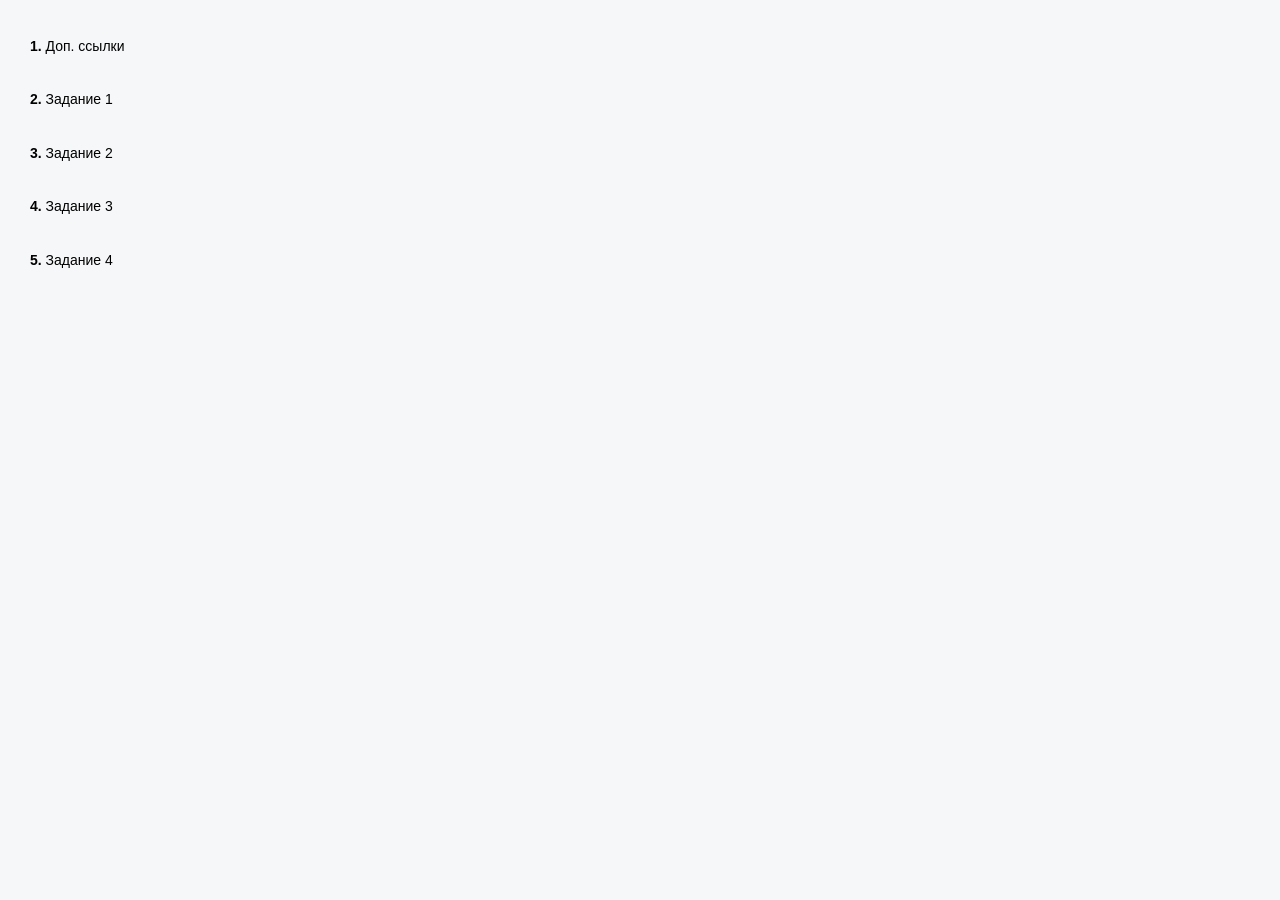
<file: book/toc.html>
<!DOCTYPE HTML>
<html lang="en" class="light" dir="ltr">
    <head>
        <!-- sidebar iframe generated using mdBook

        This is a frame, and not included directly in the page, to control the total size of the
        book. The TOC contains an entry for each page, so if each page includes a copy of the TOC,
        the total size of the page becomes O(n**2).

        The frame is only used as a fallback when JS is turned off. When it's on, the sidebar is
        instead added to the main page by `toc.js` instead. The JavaScript mode is better
        because, when running in a `file:///` URL, the iframed page would not be Same-Origin as
        the rest of the page, so the sidebar and the main page theme would fall out of sync.
        -->
        <meta charset="UTF-8">
        <meta name="robots" content="noindex">
        <!-- Custom HTML head -->
        <meta name="viewport" content="width=device-width, initial-scale=1">
        <meta name="theme-color" content="#ffffff">
        <link rel="stylesheet" href="css/variables-8adf115d.css">
        <link rel="stylesheet" href="css/general-2459343d.css">
        <link rel="stylesheet" href="css/chrome-ae938929.css">
        <link rel="stylesheet" href="css/print-9e4910d8.css" media="print">
        <!-- Fonts -->
        <link rel="stylesheet" href="fonts/fonts-9644e21d.css">
        <!-- Custom theme stylesheets -->
        <link rel="stylesheet" href="theme/synergy-d7d14b0d.css">
    </head>
    <body class="sidebar-iframe-inner">
        <ol class="chapter"><li class="chapter-item expanded "><span class="chapter-link-wrapper"><a href="silki.html" target="_parent"><strong aria-hidden="true">1.</strong> Доп. ссылки</a></span></li><li class="chapter-item expanded "><span class="chapter-link-wrapper"><a href="etap_1.html" target="_parent"><strong aria-hidden="true">2.</strong> Задание 1</a></span></li><li class="chapter-item expanded "><span class="chapter-link-wrapper"><a href="etap_2.html" target="_parent"><strong aria-hidden="true">3.</strong> Задание 2</a></span></li><li class="chapter-item expanded "><span class="chapter-link-wrapper"><a href="etap_3.html" target="_parent"><strong aria-hidden="true">4.</strong> Задание 3</a></span></li><li class="chapter-item expanded "><span class="chapter-link-wrapper"><a href="etap_4.html" target="_parent"><strong aria-hidden="true">5.</strong> Задание 4</a></span></li></ol>
    </body>
</html>
</file>
<file: book/css/variables-8adf115d.css>
/* Globals */

:root {
    --sidebar-target-width: 300px;
    --sidebar-width: min(var(--sidebar-target-width), 80vw);
    --sidebar-resize-indicator-width: 8px;
    --sidebar-resize-indicator-space: 2px;
    --page-padding: 15px;
    --content-max-width: 750px;
    --menu-bar-height: 50px;
    --mono-font: "Source Code Pro", Consolas, "Ubuntu Mono", Menlo, "DejaVu Sans Mono", monospace, monospace;
    --code-font-size: 0.875em; /* please adjust the ace font size accordingly in editor.js */
    --searchbar-margin-block-start: 5px;
}

/* Themes */

.ayu {
    --bg: hsl(210, 25%, 8%);
    --fg: #c5c5c5;

    --sidebar-bg: #14191f;
    --sidebar-fg: #c8c9db;
    --sidebar-non-existant: #5c6773;
    --sidebar-active: #ffb454;
    --sidebar-spacer: #2d334f;

    --scrollbar: var(--sidebar-fg);

    --icons: #737480;
    --icons-hover: #b7b9cc;

    --links: #0096cf;

    --inline-code-color: #ffb454;

    --theme-popup-bg: #14191f;
    --theme-popup-border: #5c6773;
    --theme-hover: #191f26;

    --quote-bg: hsl(226, 15%, 17%);
    --quote-border: hsl(226, 15%, 22%);

    --warning-border: #ff8e00;

    --table-border-color: hsl(210, 25%, 13%);
    --table-header-bg: hsl(210, 25%, 28%);
    --table-alternate-bg: hsl(210, 25%, 11%);

    --searchbar-border-color: #848484;
    --searchbar-bg: #424242;
    --searchbar-fg: #fff;
    --searchbar-shadow-color: #d4c89f;
    --searchresults-header-fg: #666;
    --searchresults-border-color: #888;
    --searchresults-li-bg: #252932;
    --search-mark-bg: #e3b171;

    --color-scheme: dark;

    /* Same as `--icons` */
    --copy-button-filter: invert(45%) sepia(6%) saturate(621%) hue-rotate(198deg) brightness(99%) contrast(85%);
    /* Same as `--sidebar-active` */
    --copy-button-filter-hover: invert(68%) sepia(55%) saturate(531%) hue-rotate(341deg) brightness(104%) contrast(101%);

    --footnote-highlight: #2668a6;

    --overlay-bg: rgba(33, 40, 48, 0.4);

    --blockquote-note-color: #74b9ff;
    --blockquote-tip-color: #09ca09;
    --blockquote-important-color: #d3abff;
    --blockquote-warning-color: #f0b72f;
    --blockquote-caution-color: #f21424;

    --sidebar-header-border-color: #c18639;
}

.coal {
    --bg: hsl(200, 7%, 8%);
    --fg: #98a3ad;

    --sidebar-bg: #292c2f;
    --sidebar-fg: #a1adb8;
    --sidebar-non-existant: #505254;
    --sidebar-active: #3473ad;
    --sidebar-spacer: #393939;

    --scrollbar: var(--sidebar-fg);

    --icons: #43484d;
    --icons-hover: #b3c0cc;

    --links: #2b79a2;

    --inline-code-color: #c5c8c6;

    --theme-popup-bg: #141617;
    --theme-popup-border: #43484d;
    --theme-hover: #1f2124;

    --quote-bg: hsl(234, 21%, 18%);
    --quote-border: hsl(234, 21%, 23%);

    --warning-border: #ff8e00;

    --table-border-color: hsl(200, 7%, 13%);
    --table-header-bg: hsl(200, 7%, 28%);
    --table-alternate-bg: hsl(200, 7%, 11%);

    --searchbar-border-color: #aaa;
    --searchbar-bg: #b7b7b7;
    --searchbar-fg: #000;
    --searchbar-shadow-color: #aaa;
    --searchresults-header-fg: #666;
    --searchresults-border-color: #98a3ad;
    --searchresults-li-bg: #2b2b2f;
    --search-mark-bg: #355c7d;

    --color-scheme: dark;

    /* Same as `--icons` */
    --copy-button-filter: invert(26%) sepia(8%) saturate(575%) hue-rotate(169deg) brightness(87%) contrast(82%);
    /* Same as `--sidebar-active` */
    --copy-button-filter-hover: invert(36%) sepia(70%) saturate(503%) hue-rotate(167deg) brightness(98%) contrast(89%);

    --footnote-highlight: #4079ae;

    --overlay-bg: rgba(33, 40, 48, 0.4);

    --blockquote-note-color: #4493f8;
    --blockquote-tip-color: #08ae08;
    --blockquote-important-color: #ab7df8;
    --blockquote-warning-color: #d29922;
    --blockquote-caution-color: #d91b29;

    --sidebar-header-border-color: #3473ad;
}

.light, html:not(.js) {
    --bg: hsl(0, 0%, 100%);
    --fg: hsl(0, 0%, 0%);

    --sidebar-bg: #fafafa;
    --sidebar-fg: hsl(0, 0%, 0%);
    --sidebar-non-existant: #aaaaaa;
    --sidebar-active: #1f1fff;
    --sidebar-spacer: #f4f4f4;

    --scrollbar: #8F8F8F;

    --icons: #747474;
    --icons-hover: #000000;

    --links: #20609f;

    --inline-code-color: #301900;

    --theme-popup-bg: #fafafa;
    --theme-popup-border: #cccccc;
    --theme-hover: #e6e6e6;

    --quote-bg: hsl(197, 37%, 96%);
    --quote-border: hsl(197, 37%, 91%);

    --warning-border: #ff8e00;

    --table-border-color: hsl(0, 0%, 95%);
    --table-header-bg: hsl(0, 0%, 80%);
    --table-alternate-bg: hsl(0, 0%, 97%);

    --searchbar-border-color: #aaa;
    --searchbar-bg: #fafafa;
    --searchbar-fg: #000;
    --searchbar-shadow-color: #aaa;
    --searchresults-header-fg: #666;
    --searchresults-border-color: #888;
    --searchresults-li-bg: #e4f2fe;
    --search-mark-bg: #a2cff5;

    --color-scheme: light;

    /* Same as `--icons` */
    --copy-button-filter: invert(45.49%);
    /* Same as `--sidebar-active` */
    --copy-button-filter-hover: invert(14%) sepia(93%) saturate(4250%) hue-rotate(243deg) brightness(99%) contrast(130%);

    --footnote-highlight: #7e7eff;

    --overlay-bg: rgba(200, 200, 205, 0.4);

    --blockquote-note-color: #0969da;
    --blockquote-tip-color: #008000;
    --blockquote-important-color: #8250df;
    --blockquote-warning-color: #9a6700;
    --blockquote-caution-color: #b52731;

    --sidebar-header-border-color: #6e6edb;
}

.navy {
    --bg: hsl(226, 23%, 11%);
    --fg: #bcbdd0;

    --sidebar-bg: #282d3f;
    --sidebar-fg: #c8c9db;
    --sidebar-non-existant: #505274;
    --sidebar-active: #2b79a2;
    --sidebar-spacer: #2d334f;

    --scrollbar: var(--sidebar-fg);

    --icons: #737480;
    --icons-hover: #b7b9cc;

    --links: #2b79a2;

    --inline-code-color: #c5c8c6;

    --theme-popup-bg: #161923;
    --theme-popup-border: #737480;
    --theme-hover: #282e40;

    --quote-bg: hsl(226, 15%, 17%);
    --quote-border: hsl(226, 15%, 22%);

    --warning-border: #ff8e00;

    --table-border-color: hsl(226, 23%, 16%);
    --table-header-bg: hsl(226, 23%, 31%);
    --table-alternate-bg: hsl(226, 23%, 14%);

    --searchbar-border-color: #aaa;
    --searchbar-bg: #aeaec6;
    --searchbar-fg: #000;
    --searchbar-shadow-color: #aaa;
    --searchresults-header-fg: #5f5f71;
    --searchresults-border-color: #5c5c68;
    --searchresults-li-bg: #242430;
    --search-mark-bg: #a2cff5;

    --color-scheme: dark;

    /* Same as `--icons` */
    --copy-button-filter: invert(51%) sepia(10%) saturate(393%) hue-rotate(198deg) brightness(86%) contrast(87%);
    /* Same as `--sidebar-active` */
    --copy-button-filter-hover: invert(46%) sepia(20%) saturate(1537%) hue-rotate(156deg) brightness(85%) contrast(90%);

    --footnote-highlight: #4079ae;

    --overlay-bg: rgba(33, 40, 48, 0.4);

    --blockquote-note-color: #4493f8;
    --blockquote-tip-color: #09ca09;
    --blockquote-important-color: #ab7df8;
    --blockquote-warning-color: #d29922;
    --blockquote-caution-color: #f21424;

    --sidebar-header-border-color: #2f6ab5;
}

.rust {
    --bg: hsl(60, 9%, 87%);
    --fg: #262625;

    --sidebar-bg: #3b2e2a;
    --sidebar-fg: #c8c9db;
    --sidebar-non-existant: #505254;
    --sidebar-active: #e69f67;
    --sidebar-spacer: #45373a;

    --scrollbar: var(--sidebar-fg);

    --icons: #737480;
    --icons-hover: #262625;

    --links: #2b79a2;

    --inline-code-color: #6e6b5e;

    --theme-popup-bg: #e1e1db;
    --theme-popup-border: #b38f6b;
    --theme-hover: #99908a;

    --quote-bg: hsl(60, 5%, 75%);
    --quote-border: hsl(60, 5%, 70%);

    --warning-border: #ff8e00;

    --table-border-color: hsl(60, 9%, 82%);
    --table-header-bg: #b3a497;
    --table-alternate-bg: hsl(60, 9%, 84%);

    --searchbar-border-color: #aaa;
    --searchbar-bg: #fafafa;
    --searchbar-fg: #000;
    --searchbar-shadow-color: #aaa;
    --searchresults-header-fg: #666;
    --searchresults-border-color: #888;
    --searchresults-li-bg: #dec2a2;
    --search-mark-bg: #e69f67;

    /* Same as `--icons` */
    --copy-button-filter: invert(51%) sepia(10%) saturate(393%) hue-rotate(198deg) brightness(86%) contrast(87%);
    /* Same as `--sidebar-active` */
    --copy-button-filter-hover: invert(77%) sepia(16%) saturate(1798%) hue-rotate(328deg) brightness(98%) contrast(83%);

    --footnote-highlight: #d3a17a;

    --overlay-bg: rgba(150, 150, 150, 0.25);

    --blockquote-note-color: #023b95;
    --blockquote-tip-color: #007700;
    --blockquote-important-color: #8250df;
    --blockquote-warning-color: #603700;
    --blockquote-caution-color: #aa1721;

    --sidebar-header-border-color: #8c391f;
}

@media (prefers-color-scheme: dark) {
    html:not(.js) {
        --bg: hsl(200, 7%, 8%);
        --fg: #98a3ad;

        --sidebar-bg: #292c2f;
        --sidebar-fg: #a1adb8;
        --sidebar-non-existant: #505254;
        --sidebar-active: #3473ad;
        --sidebar-spacer: #393939;

        --scrollbar: var(--sidebar-fg);

        --icons: #43484d;
        --icons-hover: #b3c0cc;

        --links: #2b79a2;

        --inline-code-color: #c5c8c6;

        --theme-popup-bg: #141617;
        --theme-popup-border: #43484d;
        --theme-hover: #1f2124;

        --quote-bg: hsl(234, 21%, 18%);
        --quote-border: hsl(234, 21%, 23%);

        --warning-border: #ff8e00;

        --table-border-color: hsl(200, 7%, 13%);
        --table-header-bg: hsl(200, 7%, 28%);
        --table-alternate-bg: hsl(200, 7%, 11%);

        --searchbar-border-color: #aaa;
        --searchbar-bg: #b7b7b7;
        --searchbar-fg: #000;
        --searchbar-shadow-color: #aaa;
        --searchresults-header-fg: #666;
        --searchresults-border-color: #98a3ad;
        --searchresults-li-bg: #2b2b2f;
        --search-mark-bg: #355c7d;

        --color-scheme: dark;

        /* Same as `--icons` */
        --copy-button-filter: invert(26%) sepia(8%) saturate(575%) hue-rotate(169deg) brightness(87%) contrast(82%);
        /* Same as `--sidebar-active` */
        --copy-button-filter-hover: invert(36%) sepia(70%) saturate(503%) hue-rotate(167deg) brightness(98%) contrast(89%);

        --footnote-highlight: #4079ae;

        --overlay-bg: rgba(33, 40, 48, 0.4);

        --blockquote-note-color: #4493f8;
        --blockquote-tip-color: #08ae08;
        --blockquote-important-color: #ab7df8;
        --blockquote-warning-color: #d29922;
        --blockquote-caution-color: #d91b29;

        --sidebar-header-border-color: #3473ad;
    }
}
</file>
<file: book/css/general-2459343d.css>
/* Base styles and content styles */

:root {
    /* Browser default font-size is 16px, this way 1 rem = 10px */
    font-size: 62.5%;
    color-scheme: var(--color-scheme);
}

html {
    font-family: "Open Sans", sans-serif;
    color: var(--fg);
    background-color: var(--bg);
    text-size-adjust: none;
    -webkit-text-size-adjust: none;
}

body {
    margin: 0;
    font-size: 1.6rem;
    overflow-x: hidden;
}

code {
    font-family: var(--mono-font) !important;
    font-size: var(--code-font-size);
    direction: ltr !important;
}

/* make long words/inline code not x overflow */
main {
    overflow-wrap: break-word;
}

/* make wide tables scroll if they overflow */
.table-wrapper {
    overflow-x: auto;
}

/* Don't change font size in headers. */
h1 code, h2 code, h3 code, h4 code, h5 code, h6 code {
    font-size: unset;
}

.left { float: left; }
.right { float: right; }
.boring { opacity: 0.6; }
.hide-boring .boring { display: none; }
.hidden { display: none !important; }

h2, h3 { margin-block-start: 2.5em; }
h4, h5 { margin-block-start: 2em; }

.header + .header h3,
.header + .header h4,
.header + .header h5 {
    margin-block-start: 1em;
}

h1:target::before,
h2:target::before,
h3:target::before,
h4:target::before,
h5:target::before,
h6:target::before,
dt:target::before {
    display: inline-block;
    content: "»";
    margin-inline-start: -30px;
    width: 30px;
}

/* This is broken on Safari as of version 14, but is fixed
   in Safari Technology Preview 117 which I think will be Safari 14.2.
   https://bugs.webkit.org/show_bug.cgi?id=218076
*/
:target {
    /* Safari does not support logical properties */
    scroll-margin-top: calc(var(--menu-bar-height) + 0.5em);
}

.page {
    outline: 0;
    padding: 0 var(--page-padding);
    margin-block-start: calc(0px - var(--menu-bar-height)); /* Compensate for the #mdbook-menu-bar-hover-placeholder */
}
.page-wrapper {
    box-sizing: border-box;
    background-color: var(--bg);
}
html:not(.js) .page-wrapper,
.js:not(.sidebar-resizing) .page-wrapper {
    transition: margin-left 0.3s ease, transform 0.3s ease; /* Animation: slide away */
}
[dir=rtl]:not(.js) .page-wrapper,
[dir=rtl].js:not(.sidebar-resizing) .page-wrapper {
    transition: margin-right 0.3s ease, transform 0.3s ease; /* Animation: slide away */
}

.content {
    overflow-y: auto;
    padding: 0 5px 50px 5px;
}
.content main {
    margin-inline-start: auto;
    margin-inline-end: auto;
    max-width: var(--content-max-width);
}
.content p { line-height: 1.45em; }
.content ol { line-height: 1.45em; }
.content ul { line-height: 1.45em; }
.content a { text-decoration: none; }
.content a:hover { text-decoration: underline; }
.content img, .content video { max-width: 100%; }
.content .header:link,
.content .header:visited {
    color: var(--fg);
}
.content .header:link,
.content .header:visited:hover {
    text-decoration: none;
}

table {
    margin: 0 auto;
    border-collapse: collapse;
}
table td {
    padding: 3px 20px;
    border: 1px var(--table-border-color) solid;
}
table thead {
    background: var(--table-header-bg);
}
table thead td {
    font-weight: 700;
    border: none;
}
table thead th {
    padding: 3px 20px;
}
table thead tr {
    border: 1px var(--table-header-bg) solid;
}
/* Alternate background colors for rows */
table tbody tr:nth-child(2n) {
    background: var(--table-alternate-bg);
}


blockquote {
    margin: 20px 0;
    padding: 0 20px;
    color: var(--fg);
    background-color: var(--quote-bg);
    border-block-start: .1em solid var(--quote-border);
    border-block-end: .1em solid var(--quote-border);
}

/* TODO: Remove .warning in a future version of mdbook, it is replaced by
blockquote tags. */
.warning {
    margin: 20px;
    padding: 0 20px;
    border-inline-start: 2px solid var(--warning-border);
}

.warning:before {
    position: absolute;
    width: 3rem;
    height: 3rem;
    margin-inline-start: calc(-1.5rem - 21px);
    content: "ⓘ";
    text-align: center;
    background-color: var(--bg);
    color: var(--warning-border);
    font-weight: bold;
    font-size: 2rem;
}

blockquote .warning:before {
    background-color: var(--quote-bg);
}

kbd {
    background-color: var(--table-border-color);
    border-radius: 4px;
    border: solid 1px var(--theme-popup-border);
    box-shadow: inset 0 -1px 0 var(--theme-hover);
    display: inline-block;
    font-size: var(--code-font-size);
    font-family: var(--mono-font);
    line-height: 10px;
    padding: 4px 5px;
    vertical-align: middle;
}

sup {
    /* Set the line-height for superscript and footnote references so that there
       isn't an awkward space appearing above lines that contain the footnote.

       See https://github.com/rust-lang/mdBook/pull/2443#discussion_r1813773583
       for an explanation.
    */
    line-height: 0;
}

.footnote-definition {
    font-size: 0.9em;
}
/* The default spacing for a list is a little too large. */
.footnote-definition ul,
.footnote-definition ol {
    padding-left: 20px;
}
.footnote-definition > li {
    /* Required to position the ::before target */
    position: relative;
}
.footnote-definition > li:target {
    scroll-margin-top: 50vh;
}
.footnote-reference:target {
    scroll-margin-top: 50vh;
}
/* Draws a border around the footnote (including the marker) when it is selected.
   TODO: If there are multiple linkbacks, highlight which one you just came
   from so you know which one to click.
*/
.footnote-definition > li:target::before {
    border: 2px solid var(--footnote-highlight);
    border-radius: 6px;
    position: absolute;
    top: -8px;
    right: -8px;
    bottom: -8px;
    left: -32px;
    pointer-events: none;
    content: "";
}
/* Pulses the footnote reference so you can quickly see where you left off reading.
   This could use some improvement.
*/
@media not (prefers-reduced-motion) {
    .footnote-reference:target  {
        animation: fn-highlight 0.8s;
        border-radius: 2px;
    }

    @keyframes fn-highlight {
        from {
            background-color: var(--footnote-highlight);
        }
    }
}

.tooltiptext {
    position: absolute;
    visibility: hidden;
    color: #fff;
    background-color: #333;
    transform: translateX(-50%); /* Center by moving tooltip 50% of its width left */
    left: -8px; /* Half of the width of the icon */
    top: -35px;
    font-size: 0.8em;
    text-align: center;
    border-radius: 6px;
    padding: 5px 8px;
    margin: 5px;
    z-index: 1000;
}
.tooltipped .tooltiptext {
    visibility: visible;
}

.chapter li.part-title {
    color: var(--sidebar-fg);
    margin: 5px 0px;
    font-weight: bold;
}

.result-no-output {
    font-style: italic;
}

.fa-svg svg {
    width: 1em;
    height: 1em;
    fill: currentColor;
    margin-bottom: -0.1em;
}

dt {
    font-weight: bold;
    margin-top: 0.5em;
    margin-bottom: 0.1em;
}

/* This uses a CSS counter to add numbers to definitions, but only if there is
 more than one definition. */
dl, dt {
    counter-reset: dd-counter;
}

/* When there is more than one definition, increment the counter. The first
selector selects the first definition, and the second one selects definitions
2 and beyond.*/
dd:has(+ dd), dd + dd {
    counter-increment: dd-counter;
    /* Use flex display to help with positioning the numbers when there is a p
    tag inside the definition. */
    display: flex;
    align-items: flex-start;
}

/* Shows the counter for definitions. The first selector selects the first
definition, and the second one selections definitions 2 and beyond.*/
dd:has(+ dd)::before, dd + dd::before  {
    content: counter(dd-counter) ". ";
    font-weight: 600;
    display: inline-block;
    margin-right: 0.5em;
}

dd > p {
    /* For loose definitions that have a p tag inside, don't add a bunch of
    space before the definition. */
    margin-top: 0;
}

/* Remove some excess space from the bottom. */
.blockquote-tag p:last-child {
    margin-bottom: 2px;
}

.blockquote-tag {
    /* Add some padding to make the vertical bar a little taller than the text.*/
    padding: 2px 0px 2px 20px;
    /* Add a solid color bar on the left side. */
    border-inline-start-style: solid;
    border-inline-start-width: 4px;
    /* Disable the background color from normal blockquotes . */
    background-color: inherit;
    /* Disable border blocks from blockquotes. */
    border-block-start: none;
    border-block-end: none;
}

.blockquote-tag-title svg {
    fill: currentColor;
    /* Add space between the icon and the title. */
    margin-right: 8px;
}

.blockquote-tag-note {
    border-inline-start-color: var(--blockquote-note-color);
}

.blockquote-tag-tip {
    border-inline-start-color: var(--blockquote-tip-color);
}

.blockquote-tag-important {
    border-inline-start-color: var(--blockquote-important-color);
}

.blockquote-tag-warning {
    border-inline-start-color: var(--blockquote-warning-color);
}

.blockquote-tag-caution {
    border-inline-start-color: var(--blockquote-caution-color);
}

.blockquote-tag-note .blockquote-tag-title {
    color: var(--blockquote-note-color);
}

.blockquote-tag-tip .blockquote-tag-title {
    color: var(--blockquote-tip-color);
}

.blockquote-tag-important .blockquote-tag-title {
    color: var(--blockquote-important-color);
}

.blockquote-tag-warning .blockquote-tag-title {
    color: var(--blockquote-warning-color);
}

.blockquote-tag-caution .blockquote-tag-title {
    color: var(--blockquote-caution-color);
}

.blockquote-tag-title {
    /* Slightly increase the weight for more emphasis. */
    font-weight: 600;
    /* Vertically center the icon with the text. */
    display: flex;
    align-items: center;
    /* Remove default large margins for a more compact display. */
    margin: 2px 0 8px 0;
}

.blockquote-tag-title .fa-svg {
    fill: currentColor;
    /* Add some space between the icon and the text. */
    margin-right: 8px;
}
</file>
<file: book/css/chrome-ae938929.css>
/* CSS for UI elements (a.k.a. chrome) */

html {
    scrollbar-color: var(--scrollbar) transparent;
}
#mdbook-searchresults a,
.content a:link,
a:visited,
a > .hljs {
    color: var(--links);
}

/*
    mdbook-body-container is necessary because mobile browsers don't seem to like
    overflow-x on the body tag when there is a <meta name="viewport"> tag.
*/
#mdbook-body-container {
    /*
        This is used when the sidebar pushes the body content off the side of
        the screen on small screens. Without it, dragging on mobile Safari
        will want to reposition the viewport in a weird way.
    */
    overflow-x: clip;
}

/* Menu Bar */

#mdbook-menu-bar,
#mdbook-menu-bar-hover-placeholder {
    z-index: 101;
    margin: auto calc(0px - var(--page-padding));
}
#mdbook-menu-bar {
    position: relative;
    display: flex;
    flex-wrap: wrap;
    background-color: var(--bg);
    border-block-end-color: var(--bg);
    border-block-end-width: 1px;
    border-block-end-style: solid;
}
#mdbook-menu-bar.sticky,
#mdbook-menu-bar-hover-placeholder:hover + #mdbook-menu-bar,
#mdbook-menu-bar:hover,
html.sidebar-visible #mdbook-menu-bar {
    position: -webkit-sticky;
    position: sticky;
    top: 0 !important;
}
#mdbook-menu-bar-hover-placeholder {
    position: sticky;
    position: -webkit-sticky;
    top: 0;
    height: var(--menu-bar-height);
}
#mdbook-menu-bar.bordered {
    border-block-end-color: var(--table-border-color);
}
#mdbook-menu-bar .fa-svg, #mdbook-menu-bar .icon-button {
    position: relative;
    padding: 0 8px;
    z-index: 10;
    line-height: var(--menu-bar-height);
    cursor: pointer;
    transition: color 0.5s;
}
@media only screen and (max-width: 420px) {
    #mdbook-menu-bar .fa-svg, #mdbook-menu-bar .icon-button {
        padding: 0 5px;
    }
}

.icon-button {
    border: none;
    background: none;
    padding: 0;
    color: inherit;
}
.icon-button .fa-svg {
    margin: 0;
}

.right-buttons {
    margin: 0 15px;
}
.right-buttons a {
    text-decoration: none;
}

.left-buttons {
    display: flex;
    margin: 0 5px;
}
html:not(.js) .left-buttons button {
    display: none;
}

.menu-title {
    display: inline-block;
    font-weight: 200;
    font-size: 2.4rem;
    line-height: var(--menu-bar-height);
    text-align: center;
    margin: 0;
    flex: 1;
    white-space: nowrap;
    overflow: hidden;
    text-overflow: ellipsis;
}
.menu-title {
    cursor: pointer;
}

.menu-bar,
.menu-bar:visited,
.nav-chapters,
.nav-chapters:visited,
.mobile-nav-chapters,
.mobile-nav-chapters:visited,
.menu-bar .icon-button,
.menu-bar a .fa-svg {
    color: var(--icons);
}

.menu-bar .fa-svg:hover,
.menu-bar .icon-button:hover,
.nav-chapters:hover,
.mobile-nav-chapters .fa-svg:hover {
    color: var(--icons-hover);
}

/* Nav Icons */

.nav-chapters {
    font-size: 2.5em;
    text-align: center;
    text-decoration: none;

    position: fixed;
    top: 0;
    bottom: 0;
    margin: 0;
    max-width: 150px;
    min-width: 90px;

    display: flex;
    justify-content: center;
    align-content: center;
    flex-direction: column;

    transition: color 0.5s, background-color 0.5s;
}

.nav-chapters:hover {
    text-decoration: none;
    background-color: var(--theme-hover);
    transition: background-color 0.15s, color 0.15s;
}

.nav-wrapper {
    margin-block-start: 50px;
    display: none;
}

.mobile-nav-chapters {
    font-size: 2.5em;
    text-align: center;
    text-decoration: none;
    width: 90px;
    border-radius: 5px;
    background-color: var(--sidebar-bg);
}

/* Only Firefox supports flow-relative values */
.previous { float: left; }
[dir=rtl] .previous { float: right; }

/* Only Firefox supports flow-relative values */
.next {
    float: right;
    right: var(--page-padding);
}
[dir=rtl] .next {
    float: left;
    right: unset;
    left: var(--page-padding);
}

@media only screen and (max-width: 1080px) {
    .nav-wide-wrapper { display: none; }
    .nav-wrapper { display: block; }
}

/* sidebar-visible */
@media only screen and (max-width: 1380px) {
    #mdbook-sidebar-toggle-anchor:checked ~ .page-wrapper .nav-wide-wrapper { display: none; }
    #mdbook-sidebar-toggle-anchor:checked ~ .page-wrapper .nav-wrapper { display: block; }
}

/* Inline code */

:not(pre) > .hljs {
    display: inline;
    padding: 0.1em 0.3em;
    border-radius: 3px;
}

:not(pre):not(a) > .hljs {
    color: var(--inline-code-color);
    overflow-x: initial;
}

a:hover > .hljs {
    text-decoration: underline;
}

pre {
    position: relative;
}
pre > .buttons {
    position: absolute;
    z-index: 100;
    right: 0px;
    top: 2px;
    margin: 0px;
    padding: 2px 0px;

    color: var(--sidebar-fg);
    cursor: pointer;
    visibility: hidden;
    opacity: 0;
    transition: visibility 0.1s linear, opacity 0.1s linear;
}
pre:hover > .buttons {
    visibility: visible;
    opacity: 1
}
pre > .buttons :hover {
    color: var(--sidebar-active);
    border-color: var(--icons-hover);
    background-color: var(--theme-hover);
}
pre > .buttons button {
    cursor: inherit;
    margin: 0px 5px;
    padding: 2px 3px 0px 4px;
    font-size: 23px;

    border-style: solid;
    border-width: 1px;
    border-radius: 4px;
    border-color: var(--icons);
    background-color: var(--theme-popup-bg);
    transition: 100ms;
    transition-property: color,border-color,background-color;
    color: var(--icons);
}

pre > .buttons button.clip-button {
    padding: 2px 4px 0px 6px;
}
pre > .buttons button.clip-button::before {
    /* clipboard image from octicons (https://github.com/primer/octicons/tree/v2.0.0) MIT license
     */
    content: url('data:image/svg+xml,<svg width="21" height="20" viewBox="0 0 24 25" \
xmlns="http://www.w3.org/2000/svg" aria-label="Copy to clipboard">\
<path d="M18 20h2v3c0 1-1 2-2 2H2c-.998 0-2-1-2-2V5c0-.911.755-1.667 1.667-1.667h5A3.323 3.323 0 \
0110 0a3.323 3.323 0 013.333 3.333h5C19.245 3.333 20 4.09 20 5v8.333h-2V9H2v14h16v-3zM3 \
7h14c0-.911-.793-1.667-1.75-1.667H13.5c-.957 0-1.75-.755-1.75-1.666C11.75 2.755 10.957 2 10 \
2s-1.75.755-1.75 1.667c0 .911-.793 1.666-1.75 1.666H4.75C3.793 5.333 3 6.09 3 7z"/>\
<path d="M4 19h6v2H4zM12 11H4v2h8zM4 17h4v-2H4zM15 15v-3l-4.5 4.5L15 21v-3l8.027-.032L23 15z"/>\
</svg>');
    filter: var(--copy-button-filter);
}
pre > .buttons button.clip-button:hover::before {
    filter: var(--copy-button-filter-hover);
}

@media (pointer: coarse) {
    pre > .buttons button {
        /* On mobile, make it easier to tap buttons. */
        padding: 0.3rem 1rem;
    }

    .sidebar-resize-indicator {
        /* Hide resize indicator on devices with limited accuracy */
        display: none;
    }
}
pre > code {
    display: block;
    padding: 1rem;
}

/* FIXME: ACE editors overlap their buttons because ACE does absolute
   positioning within the code block which breaks padding. The only solution I
   can think of is to move the padding to the outer pre tag (or insert a div
   wrapper), but that would require fixing a whole bunch of CSS rules.
*/
.hljs.ace_editor {
  padding: 0rem 0rem;
}

pre > .result {
    margin-block-start: 10px;
}

/* Search */

#mdbook-searchresults a {
    text-decoration: none;
}

mark {
    border-radius: 2px;
    padding-block-start: 0;
    padding-block-end: 1px;
    padding-inline-start: 3px;
    padding-inline-end: 3px;
    margin-block-start: 0;
    margin-block-end: -1px;
    margin-inline-start: -3px;
    margin-inline-end: -3px;
    background-color: var(--search-mark-bg);
    transition: background-color 300ms linear;
    cursor: pointer;
}

mark.fade-out {
    background-color: rgba(0,0,0,0) !important;
    cursor: auto;
}

.searchbar-outer {
    margin-inline-start: auto;
    margin-inline-end: auto;
    max-width: var(--content-max-width);
}

#mdbook-searchbar-outer.searching #mdbook-searchbar {
    padding-right: 30px;
}
#mdbook-searchbar-outer .spinner-wrapper {
    display: none;
}
#mdbook-searchbar-outer.searching .spinner-wrapper {
    display: block;
}

.search-wrapper {
    position: relative;
}

.spinner-wrapper {
    --spinner-margin: 2px;
    position: absolute;
    margin-block-start: calc(var(--searchbar-margin-block-start) + var(--spinner-margin));
    right: var(--spinner-margin);
    top: 0;
    bottom: var(--spinner-margin);
    padding: 6px;
    background-color: var(--bg);
}

#fa-spin {
    animation: rotating 2s linear infinite;
    display: inline-block;
}

@keyframes rotating {
    from {
        transform: rotate(0deg);
    }
    to {
        transform: rotate(360deg);
    }
}

#mdbook-searchbar {
    width: 100%;
    margin-block-start: var(--searchbar-margin-block-start);
    margin-block-end: 0;
    margin-inline-start: auto;
    margin-inline-end: auto;
    padding: 10px 16px;
    transition: box-shadow 300ms ease-in-out;
    border: 1px solid var(--searchbar-border-color);
    border-radius: 3px;
    background-color: var(--searchbar-bg);
    color: var(--searchbar-fg);
}
#mdbook-searchbar:focus,
#mdbook-searchbar.active {
    box-shadow: 0 0 3px var(--searchbar-shadow-color);
}

.searchresults-header {
    font-weight: bold;
    font-size: 1em;
    padding-block-start: 18px;
    padding-block-end: 0;
    padding-inline-start: 5px;
    padding-inline-end: 0;
    color: var(--searchresults-header-fg);
}

.searchresults-outer {
    margin-inline-start: auto;
    margin-inline-end: auto;
    max-width: var(--content-max-width);
    border-block-end: 1px dashed var(--searchresults-border-color);
}

ul#mdbook-searchresults {
    list-style: none;
    padding-inline-start: 20px;
}
ul#mdbook-searchresults li {
    margin: 10px 0px;
    padding: 2px;
    border-radius: 2px;
}
ul#mdbook-searchresults li.focus {
    background-color: var(--searchresults-li-bg);
}
ul#mdbook-searchresults span.teaser {
    display: block;
    clear: both;
    margin-block-start: 5px;
    margin-block-end: 0;
    margin-inline-start: 20px;
    margin-inline-end: 0;
    font-size: 0.8em;
}
ul#mdbook-searchresults span.teaser em {
    font-weight: bold;
    font-style: normal;
}

/* Sidebar */

.sidebar {
    position: fixed;
    left: 0;
    top: 0;
    bottom: 0;
    width: var(--sidebar-width);
    font-size: 0.875em;
    box-sizing: border-box;
    -webkit-overflow-scrolling: touch;
    overscroll-behavior-y: contain;
    background-color: var(--sidebar-bg);
    color: var(--sidebar-fg);
}
.sidebar-iframe-inner {
    --padding: 10px;

    background-color: var(--sidebar-bg);
    padding: var(--padding);
    margin: 0;
    font-size: 1.4rem;
    color: var(--sidebar-fg);
    min-height: calc(100vh - var(--padding) * 2);
}
.sidebar-iframe-outer {
    border: none;
    height: 100%;
    position: absolute;
    top: 0;
    bottom: 0;
    left: 0;
    right: 0;
}
[dir=rtl] .sidebar { left: unset; right: 0; }
.sidebar-resizing {
    -moz-user-select: none;
    -webkit-user-select: none;
    -ms-user-select: none;
    user-select: none;
}
html:not(.sidebar-resizing) .sidebar {
    transition: transform 0.3s; /* Animation: slide away */
}
.sidebar code {
    line-height: 2em;
}
.sidebar .sidebar-scrollbox {
    overflow-y: auto;
    position: absolute;
    top: 0;
    bottom: 0;
    left: 0;
    right: 0;
    padding: 10px 10px;
}
.sidebar .sidebar-resize-handle {
    position: absolute;
    cursor: col-resize;
    width: 0;
    right: calc(var(--sidebar-resize-indicator-width) * -1);
    top: 0;
    bottom: 0;
    display: flex;
    align-items: center;
}

.sidebar-resize-handle .sidebar-resize-indicator {
    width: 100%;
    height: 16px;
    color: var(--icons);
    margin-inline-start: var(--sidebar-resize-indicator-space);
    display: flex;
    align-items: center;
    justify-content: flex-start;
}
.sidebar-resize-handle .sidebar-resize-indicator::before {
    content: "";
    width: 2px;
    height: 12px;
    border-left: dotted 2px currentColor;
}
.sidebar-resize-handle .sidebar-resize-indicator::after {
    content: "";
    width: 2px;
    height: 16px;
    border-left: dotted 2px currentColor;
}

[dir=rtl] .sidebar .sidebar-resize-handle {
    left: calc(var(--sidebar-resize-indicator-width) * -1);
    right: unset;
}
.js .sidebar .sidebar-resize-handle {
    cursor: col-resize;
    width: calc(var(--sidebar-resize-indicator-width) - var(--sidebar-resize-indicator-space));
}

html:not(.js) .sidebar-resize-handle {
    display: none;
}

/* sidebar-hidden */
#mdbook-sidebar-toggle-anchor:not(:checked) ~ .sidebar {
    transform: translateX(calc(0px - var(--sidebar-width) - var(--sidebar-resize-indicator-width)));
}
[dir=rtl] #mdbook-sidebar-toggle-anchor:not(:checked) ~ .sidebar {
    transform: translateX(calc(var(--sidebar-width) + var(--sidebar-resize-indicator-width)));
}
.sidebar::-webkit-scrollbar {
    background: var(--sidebar-bg);
}
.sidebar::-webkit-scrollbar-thumb {
    background: var(--scrollbar);
}

/* sidebar-visible */
#mdbook-sidebar-toggle-anchor:checked ~ .page-wrapper {
    transform: translateX(calc(var(--sidebar-width) + var(--sidebar-resize-indicator-width)));
}
[dir=rtl] #mdbook-sidebar-toggle-anchor:checked ~ .page-wrapper {
    transform: translateX(calc(0px - var(--sidebar-width) - var(--sidebar-resize-indicator-width)));
}
@media only screen and (min-width: 620px) {
    #mdbook-sidebar-toggle-anchor:checked ~ .page-wrapper {
        transform: none;
        margin-inline-start: calc(var(--sidebar-width) + var(--sidebar-resize-indicator-width));
    }
    [dir=rtl] #mdbook-sidebar-toggle-anchor:checked ~ .page-wrapper {
        transform: none;
    }
}

.chapter {
    list-style: none outside none;
    padding-inline-start: 0;
    line-height: 2.2em;
}

.chapter li {
    color: var(--sidebar-non-existant);
}

/* This is a span wrapping the chapter link and the fold chevron. */
.chapter-link-wrapper {
    /* Used to position the chevron to the right, allowing the text to wrap before it. */
    display: flex;
}

.chapter li a {
    /* Remove underlines. */
    text-decoration: none;
    color: var(--sidebar-fg);
}

.chapter li a:hover {
    color: var(--sidebar-active);
}

.chapter li a.active {
    color: var(--sidebar-active);
}

/* This is the toggle chevron. */
.chapter-fold-toggle {
    cursor: pointer;
    /* Positions the chevron to the side. */
    margin-inline-start: auto;
    padding: 0 10px;
    user-select: none;
    opacity: 0.68;
}

.chapter-fold-toggle div {
    transition: transform 0.5s;
}

/* collapse the section */
.chapter li:not(.expanded) > ol {
    display: none;
}

.chapter li.chapter-item {
    line-height: 1.5em;
    margin-block-start: 0.6em;
}

/* When expanded, rotate the chevron to point down. */
.chapter li.expanded > span > .chapter-fold-toggle div {
    transform: rotate(90deg);
}

.chapter a.current-header {
    color: var(--sidebar-active);
}

.on-this-page {
    margin-left: 22px;
    border-inline-start: 4px solid var(--sidebar-header-border-color);
    padding-left: 8px;
}

.on-this-page > ol {
    padding-left: 0;
}

/* Horizontal line in chapter list. */
.spacer {
    width: 100%;
    height: 3px;
    margin: 5px 0px;
}
.chapter .spacer {
    background-color: var(--sidebar-spacer);
}

/* On touch devices, add more vertical spacing to make it easier to tap links. */
@media (-moz-touch-enabled: 1), (pointer: coarse) {
    .chapter li a { padding: 5px 0; }
    .spacer { margin: 10px 0; }
}

.section {
    list-style: none outside none;
    padding-inline-start: 20px;
    line-height: 1.9em;
}

/* Theme Menu Popup */

.theme-popup {
    position: absolute;
    left: 10px;
    top: var(--menu-bar-height);
    z-index: 1000;
    border-radius: 4px;
    font-size: 0.7em;
    color: var(--fg);
    background: var(--theme-popup-bg);
    border: 1px solid var(--theme-popup-border);
    margin: 0;
    padding: 0;
    list-style: none;
    display: none;
    /* Don't let the children's background extend past the rounded corners. */
    overflow: hidden;
}
[dir=rtl] .theme-popup { left: unset;  right: 10px; }
.theme-popup .default {
    color: var(--icons);
}
.theme-popup .theme {
    width: 100%;
    border: 0;
    margin: 0;
    padding: 2px 20px;
    line-height: 25px;
    white-space: nowrap;
    text-align: start;
    cursor: pointer;
    color: inherit;
    background: inherit;
    font-size: inherit;
}
.theme-popup .theme:hover {
    background-color: var(--theme-hover);
}

.theme-selected::before {
    display: inline-block;
    content: "✓";
    margin-inline-start: -14px;
    width: 14px;
}

/* The container for the help popup that covers the whole window. */
#mdbook-help-container {
    /* Position and size for the whole window. */
    position: fixed;
    top: 0;
    left: 0;
    right: 0;
    bottom: 0;
    /* This uses flex layout (which is set in book.js), and centers the popup
       in the window.*/
    display: none;
    align-items: center;
    justify-content: center;
    z-index: 1000;
    /* Dim out the book while the popup is visible. */
    background: var(--overlay-bg);
}

/* The popup help box. */
#mdbook-help-popup {
    box-shadow: 0 4px 24px rgba(0,0,0,0.15);
    min-width: 300px;
    max-width: 500px;
    width: 100%;
    box-sizing: border-box;
    display: flex;
    flex-direction: column;
    align-items: center;
    background-color: var(--bg);
    color: var(--fg);
    border-width: 1px;
    border-color: var(--theme-popup-border);
    border-style: solid;
    border-radius: 8px;
    padding: 10px;
}

.mdbook-help-title {
    text-align: center;
    /* mdbook's margin for h2 is way too large. */
    margin: 10px;
}
</file>
<file: book/css/print-9e4910d8.css>
#mdbook-sidebar,
#mdbook-menu-bar,
.nav-chapters,
.mobile-nav-chapters {
    display: none;
}

#mdbook-page-wrapper.page-wrapper {
    transform: none !important;
    margin-inline-start: 0px;
    overflow-y: initial;
}

#mdbook-content {
    max-width: none;
    margin: 0;
    padding: 0;
}

.page {
    overflow-y: initial;
}

code {
    direction: ltr !important;
}

pre > .buttons {
    z-index: 2;
}

a, a:visited, a:active, a:hover {
    color: #4183c4;
    text-decoration: none;
}

h1, h2, h3, h4, h5, h6 {
    page-break-inside: avoid;
    page-break-after: avoid;
}

pre, code {
    page-break-inside: avoid;
    white-space: pre-wrap;
}

.fa {
    display: none !important;
}
</file>
<file: book/fonts/fonts-9644e21d.css>
/* Open Sans is licensed under the Apache License, Version 2.0. See http://www.apache.org/licenses/LICENSE-2.0 */
/* Source Code Pro is under the Open Font License. See https://scripts.sil.org/cms/scripts/page.php?site_id=nrsi&id=OFL */

/* open-sans-300 - latin_vietnamese_latin-ext_greek-ext_greek_cyrillic-ext_cyrillic */
@font-face {
  font-family: 'Open Sans';
  font-style: normal;
  font-weight: 300;
  src: local('Open Sans Light'), local('OpenSans-Light'),
       url('../fonts/open-sans-v17-all-charsets-300-7736aa35.woff2') format('woff2');
}

/* open-sans-300italic - latin_vietnamese_latin-ext_greek-ext_greek_cyrillic-ext_cyrillic */
@font-face {
  font-family: 'Open Sans';
  font-style: italic;
  font-weight: 300;
  src: local('Open Sans Light Italic'), local('OpenSans-LightItalic'),
       url('../fonts/open-sans-v17-all-charsets-300italic-2c7b95c0.woff2') format('woff2');
}

/* open-sans-regular - latin_vietnamese_latin-ext_greek-ext_greek_cyrillic-ext_cyrillic */
@font-face {
  font-family: 'Open Sans';
  font-style: normal;
  font-weight: 400;
  src: local('Open Sans Regular'), local('OpenSans-Regular'),
       url('../fonts/open-sans-v17-all-charsets-regular-2e3b1d34.woff2') format('woff2');
}

/* open-sans-italic - latin_vietnamese_latin-ext_greek-ext_greek_cyrillic-ext_cyrillic */
@font-face {
  font-family: 'Open Sans';
  font-style: italic;
  font-weight: 400;
  src: local('Open Sans Italic'), local('OpenSans-Italic'),
       url('../fonts/open-sans-v17-all-charsets-italic-6c9463f7.woff2') format('woff2');
}

/* open-sans-600 - latin_vietnamese_latin-ext_greek-ext_greek_cyrillic-ext_cyrillic */
@font-face {
  font-family: 'Open Sans';
  font-style: normal;
  font-weight: 600;
  src: local('Open Sans SemiBold'), local('OpenSans-SemiBold'),
       url('../fonts/open-sans-v17-all-charsets-600-486c6759.woff2') format('woff2');
}

/* open-sans-600italic - latin_vietnamese_latin-ext_greek-ext_greek_cyrillic-ext_cyrillic */
@font-face {
  font-family: 'Open Sans';
  font-style: italic;
  font-weight: 600;
  src: local('Open Sans SemiBold Italic'), local('OpenSans-SemiBoldItalic'),
       url('../fonts/open-sans-v17-all-charsets-600italic-1a3e8659.woff2') format('woff2');
}

/* open-sans-700 - latin_vietnamese_latin-ext_greek-ext_greek_cyrillic-ext_cyrillic */
@font-face {
  font-family: 'Open Sans';
  font-style: normal;
  font-weight: 700;
  src: local('Open Sans Bold'), local('OpenSans-Bold'),
       url('../fonts/open-sans-v17-all-charsets-700-c22fe8c7.woff2') format('woff2');
}

/* open-sans-700italic - latin_vietnamese_latin-ext_greek-ext_greek_cyrillic-ext_cyrillic */
@font-face {
  font-family: 'Open Sans';
  font-style: italic;
  font-weight: 700;
  src: local('Open Sans Bold Italic'), local('OpenSans-BoldItalic'),
       url('../fonts/open-sans-v17-all-charsets-700italic-238ae959.woff2') format('woff2');
}

/* open-sans-800 - latin_vietnamese_latin-ext_greek-ext_greek_cyrillic-ext_cyrillic */
@font-face {
  font-family: 'Open Sans';
  font-style: normal;
  font-weight: 800;
  src: local('Open Sans ExtraBold'), local('OpenSans-ExtraBold'),
       url('../fonts/open-sans-v17-all-charsets-800-3d2c812a.woff2') format('woff2');
}

/* open-sans-800italic - latin_vietnamese_latin-ext_greek-ext_greek_cyrillic-ext_cyrillic */
@font-face {
  font-family: 'Open Sans';
  font-style: italic;
  font-weight: 800;
  src: local('Open Sans ExtraBold Italic'), local('OpenSans-ExtraBoldItalic'),
       url('../fonts/open-sans-v17-all-charsets-800italic-ba1521ec.woff2') format('woff2');
}

/* source-code-pro-500 - latin_vietnamese_latin-ext_greek_cyrillic-ext_cyrillic */
@font-face {
  font-family: 'Source Code Pro';
  font-style: normal;
  font-weight: 500;
  src: url('../fonts/source-code-pro-v11-all-charsets-500-2bdd9410.woff2') format('woff2');
}
</file>
<file: book/highlight-493f70e1.css>
/*
 * An increased contrast highlighting scheme loosely based on the
 * "Base16 Atelier Dune Light" theme by Bram de Haan
 * (http://atelierbram.github.io/syntax-highlighting/atelier-schemes/dune)
 * Original Base16 color scheme by Chris Kempson
 * (https://github.com/chriskempson/base16)
 */

/* Comment */
.hljs-comment,
.hljs-quote {
  color: #575757;
}

/* Red */
.hljs-variable,
.hljs-template-variable,
.hljs-attribute,
.hljs-attr,
.hljs-tag,
.hljs-name,
.hljs-regexp,
.hljs-link,
.hljs-name,
.hljs-selector-id,
.hljs-selector-class {
  color: #d70025;
}

/* Orange */
.hljs-number,
.hljs-meta,
.hljs-built_in,
.hljs-builtin-name,
.hljs-literal,
.hljs-type,
.hljs-params {
  color: #b21e00;
}

/* Green */
.hljs-string,
.hljs-symbol,
.hljs-bullet {
  color: #008200;
}

/* Blue */
.hljs-title,
.hljs-section {
  color: #0030f2;
}

/* Purple */
.hljs-keyword,
.hljs-selector-tag {
  color: #9d00ec;
}

.hljs {
  display: block;
  overflow-x: auto;
  background: #f6f7f6;
  color: #000;
}

.hljs-emphasis {
  font-style: italic;
}

.hljs-strong {
  font-weight: bold;
}

.hljs-addition {
  color: #22863a;
  background-color: #f0fff4;
}

.hljs-deletion {
  color: #b31d28;
  background-color: #ffeef0;
}
</file>
<file: book/tomorrow-night-4c0ae647.css>
/* Tomorrow Night Theme */
/* https://github.com/jmblog/color-themes-for-highlightjs */
/* Original theme - https://github.com/chriskempson/tomorrow-theme */
/* https://github.com/jmblog/color-themes-for-highlightjs */

/* Tomorrow Comment */
.hljs-comment {
  color: #969896;
}

/* Tomorrow Red */
.hljs-variable,
.hljs-attribute,
.hljs-attr,
.hljs-tag,
.hljs-regexp,
.ruby .hljs-constant,
.xml .hljs-tag .hljs-title,
.xml .hljs-pi,
.xml .hljs-doctype,
.html .hljs-doctype,
.css .hljs-id,
.css .hljs-class,
.css .hljs-pseudo {
  color: #cc6666;
}

/* Tomorrow Orange */
.hljs-number,
.hljs-preprocessor,
.hljs-pragma,
.hljs-built_in,
.hljs-literal,
.hljs-params,
.hljs-constant {
  color: #de935f;
}

/* Tomorrow Yellow */
.ruby .hljs-class .hljs-title,
.css .hljs-rule .hljs-attribute {
  color: #f0c674;
}

/* Tomorrow Green */
.hljs-string,
.hljs-value,
.hljs-inheritance,
.hljs-header,
.hljs-name,
.ruby .hljs-symbol,
.xml .hljs-cdata {
  color: #b5bd68;
}

/* Tomorrow Aqua */
.hljs-title,
.hljs-section,
.css .hljs-hexcolor {
  color: #8abeb7;
}

/* Tomorrow Blue */
.hljs-function,
.python .hljs-decorator,
.python .hljs-title,
.ruby .hljs-function .hljs-title,
.ruby .hljs-title .hljs-keyword,
.perl .hljs-sub,
.javascript .hljs-title,
.coffeescript .hljs-title {
  color: #81a2be;
}

/* Tomorrow Purple */
.hljs-keyword,
.javascript .hljs-function {
  color: #b294bb;
}

.hljs {
  display: block;
  overflow-x: auto;
  background: #1d1f21;
  color: #c5c8c6;
}

.coffeescript .javascript,
.javascript .xml,
.tex .hljs-formula,
.xml .javascript,
.xml .vbscript,
.xml .css,
.xml .hljs-cdata {
  opacity: 0.5;
}

.hljs-addition {
  color: #718c00;
}

.hljs-deletion {
  color: #c82829;
}
</file>
<file: book/ayu-highlight-3fdfc3ac.css>
/*
Based off of the Ayu theme
Original by Dempfi (https://github.com/dempfi/ayu)
*/

.hljs {
  display: block;
  overflow-x: auto;
  background: #191f26;
  color: #e6e1cf;
}

.hljs-comment,
.hljs-quote {
  color: #5c6773;
}

.hljs-variable,
.hljs-template-variable,
.hljs-attribute,
.hljs-attr,
.hljs-regexp,
.hljs-link,
.hljs-selector-id,
.hljs-selector-class {
  color: #ff7733;
}

.hljs-number,
.hljs-meta,
.hljs-builtin-name,
.hljs-literal,
.hljs-type,
.hljs-params {
  color: #ffee99;
}

.hljs-string,
.hljs-bullet {
  color: #b8cc52;
}

.hljs-title,
.hljs-built_in,
.hljs-section {
  color: #ffb454;
}

.hljs-keyword,
.hljs-selector-tag,
.hljs-symbol {
  color: #ff7733;
}

.hljs-name {
    color: #36a3d9;
}

.hljs-tag {
    color: #00568d;
}

.hljs-emphasis {
  font-style: italic;
}

.hljs-strong {
  font-weight: bold;
}

.hljs-addition {
  color: #91b362;
}

.hljs-deletion {
  color: #d96c75;
}
</file>
<file: book/theme/synergy-d7d14b0d.css>
:root {
  --synergy-red: #d82128;
  --synergy-red-dark: #b91920;
  --synergy-black: #101010;
  --synergy-text: #1c1d21;
  --synergy-bg: #f6f7f9;
  --synergy-surface: #ffffff;
  --synergy-border: #e6e8ee;
}

html.light {
  --bg: var(--synergy-bg);
  --fg: var(--synergy-text);
  --sidebar-bg: linear-gradient(180deg, #15161a 0%, #0f1013 100%);
  --sidebar-fg: #efefef;
  --sidebar-active: #ffffff;
  --sidebar-non-existant: #8b8e97;
  --links: var(--synergy-red);
  --inline-code-color: #a71b20;
  --table-border-color: var(--synergy-border);
  --searchbar-border-color: #d0d3dc;
  --searchbar-bg: #ffffff;
  --searchbar-fg: #1d1f23;
  --searchbar-shadow-color: rgba(16, 16, 16, 0.08);
  --searchresults-header-fg: #6c727f;
  --searchresults-border-color: #e5e7ee;
  --searchresults-li-bg: #ffffff;
  --search-mark-bg: #ffe89a;
}

html,
body {
  font-family: "Montserrat", "Segoe UI", sans-serif;
  color: var(--synergy-text);
}

#mdbook-body-container {
  background:
    radial-gradient(circle at 100% 0, rgba(216, 33, 40, 0.1), transparent 42%),
    radial-gradient(circle at 0 0, rgba(16, 16, 16, 0.08), transparent 28%),
    var(--synergy-bg);
}

#mdbook-menu-bar {
  border-bottom: 1px solid var(--synergy-border);
  background: rgba(255, 255, 255, 0.92);
  backdrop-filter: blur(6px);
}

#mdbook-menu-bar .icon-button {
  border-radius: 8px;
}

#mdbook-menu-bar .icon-button:hover {
  background: rgba(216, 33, 40, 0.12);
}

.menu-title {
  font-weight: 700;
  letter-spacing: 0.02em;
  color: var(--synergy-black);
}

#mdbook-sidebar {
  border-right: 1px solid rgba(255, 255, 255, 0.08);
}

#mdbook-sidebar,
#mdbook-sidebar * {
  color: #000000;
}

.chapter li.part-title {
  color: #000000;
  font-weight: 700;
  text-transform: uppercase;
  letter-spacing: 0.05em;
  font-size: 0.75rem;
}

.chapter li a {
  color: #000000;
  border-radius: 10px;
  margin: 4px 10px;
  padding: 8px 10px;
  transition: background-color 0.2s ease, color 0.2s ease;
}

.chapter li a:hover {
  color: #7a7a7a;
  background: rgba(255, 255, 255, 0.1);
}

.chapter li a.active {
  background: linear-gradient(135deg, rgba(216, 33, 40, 0.95), rgba(173, 22, 28, 0.95));
  color: #fff;
  font-weight: 700;
}

#mdbook-sidebar .chapter li a.active {
  color: #ffffff;
}

#mdbook-content {
  max-width: 2940px;
  margin: 0 auto;
  width: 100%;
}

.content main {
  background: var(--synergy-surface);
  border: 1px solid var(--synergy-border);
  border-radius: 18px;
  margin-top: 20px;
  padding: 2rem 2.4rem;
  box-shadow: 0 16px 36px rgba(14, 16, 18, 0.06);
}

.content h1,
.content h2,
.content h3 {
  color: var(--synergy-black);
  font-weight: 800;
}

.content h1 {
  position: relative;
  padding-bottom: 0.7rem;
}

.content h1::after {
  content: "";
  display: block;
  width: 84px;
  height: 4px;
  margin-top: 0.8rem;
  border-radius: 999px;
  background: linear-gradient(90deg, var(--synergy-red), var(--synergy-red-dark));
}

.content a {
  text-decoration-thickness: 2px;
  text-underline-offset: 2px;
}

.content strong {
  color: #121317;
}

.content :not(pre) > code {
  border: 1px solid #f0c2c4;
  background: #fff3f4;
  border-radius: 6px;
  padding: 0.1em 0.35em;
}

.content blockquote {
  border-left: 4px solid var(--synergy-red);
  background: #fff7f7;
  border-radius: 0 12px 12px 0;
  padding: 0.9rem 1rem;
}

.content table thead {
  background: #f9eaeb;
}

.nav-chapters {
  background: transparent;
  color: var(--synergy-red);
  border-radius: 999px;
}

.nav-chapters:hover {
  background: transparent;
  color: #7a7a7a;
}

@media (max-width: 900px) {
  .content main {
    border-radius: 12px;
    padding: 1.2rem 1rem;
  }
}
</file>
